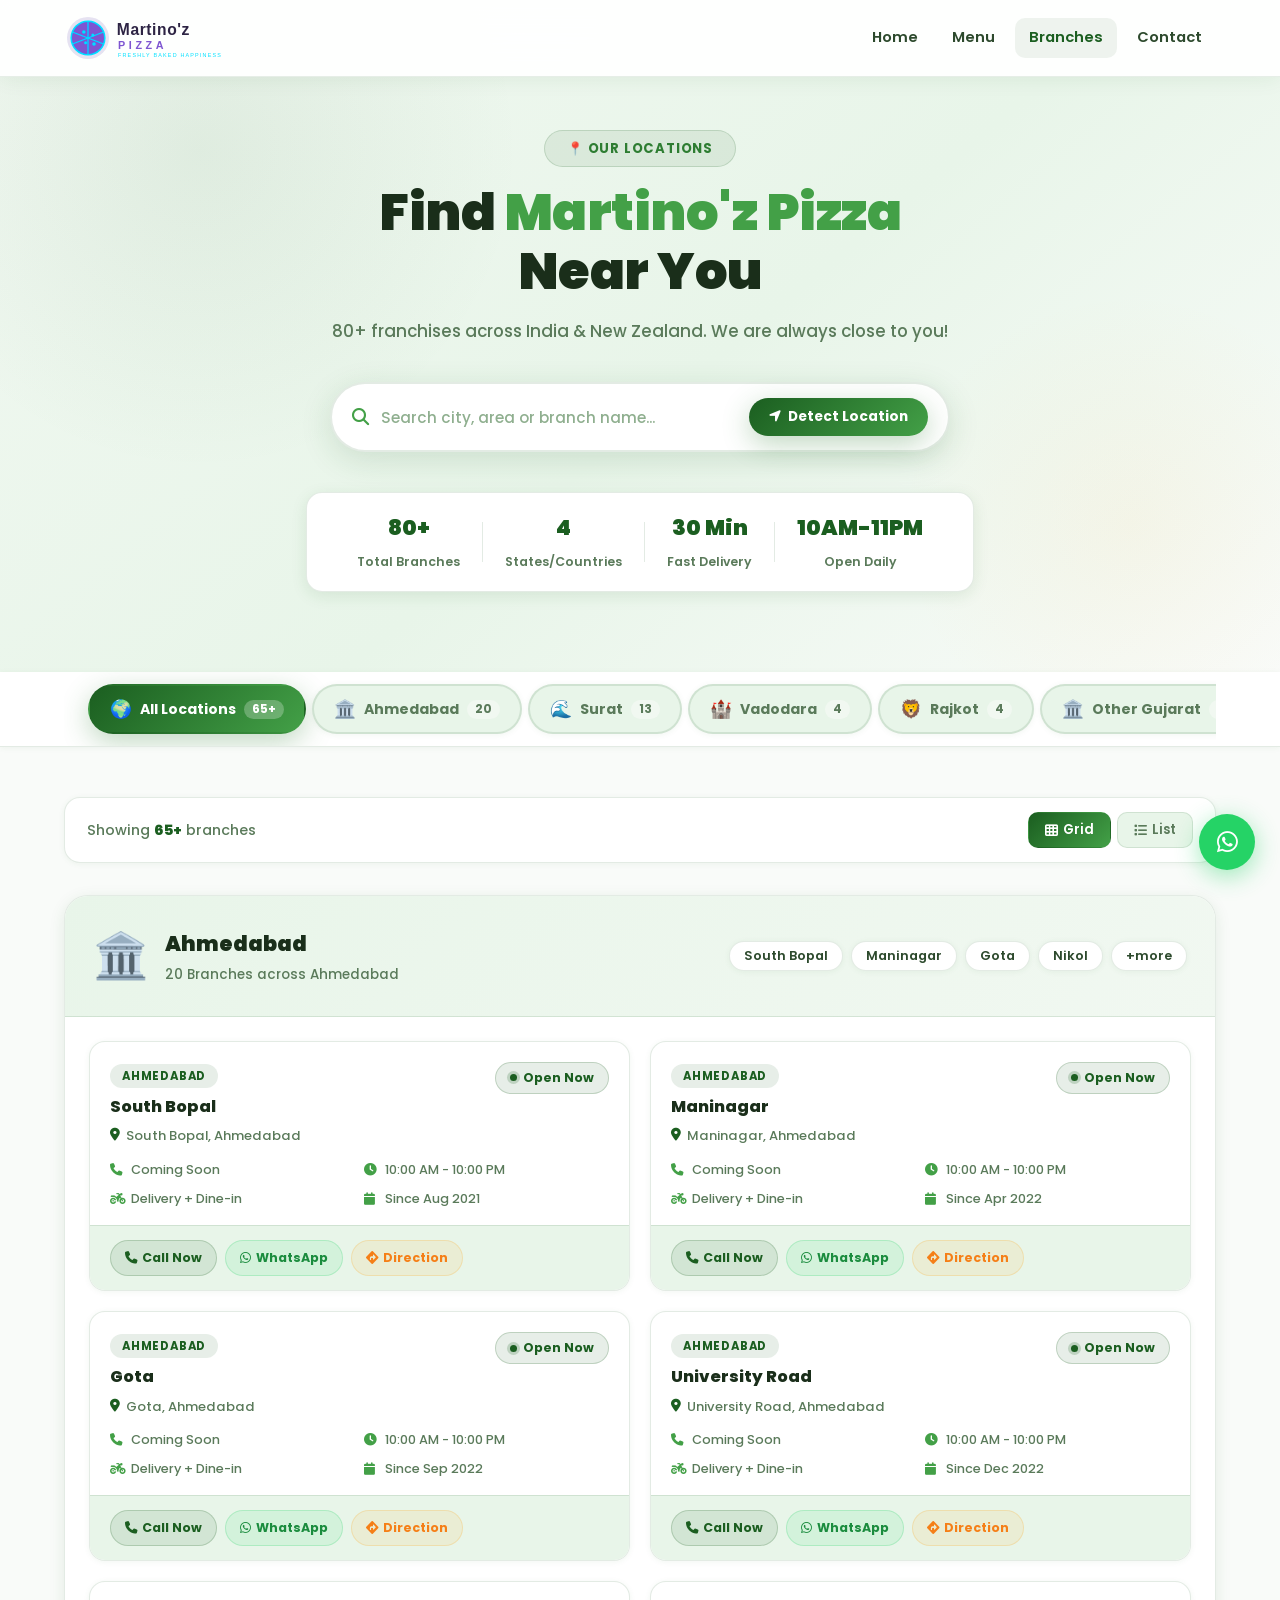
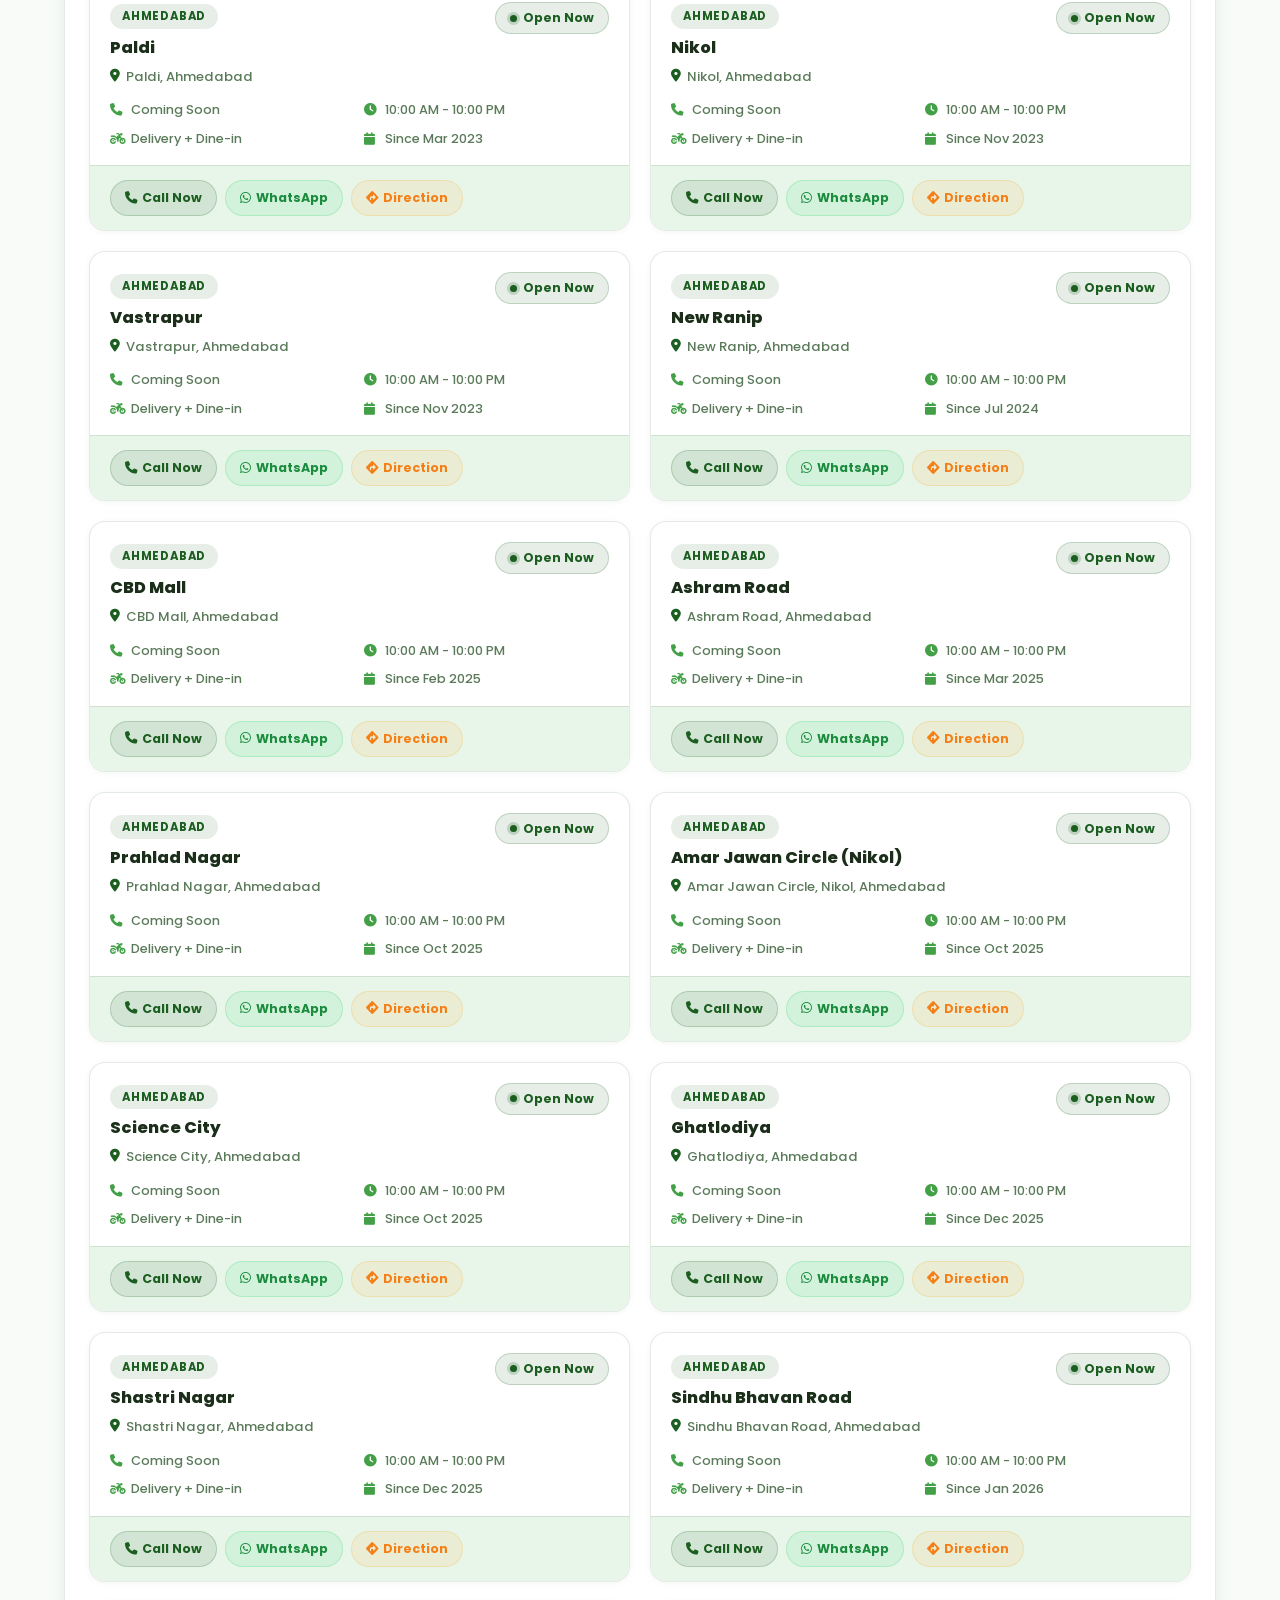
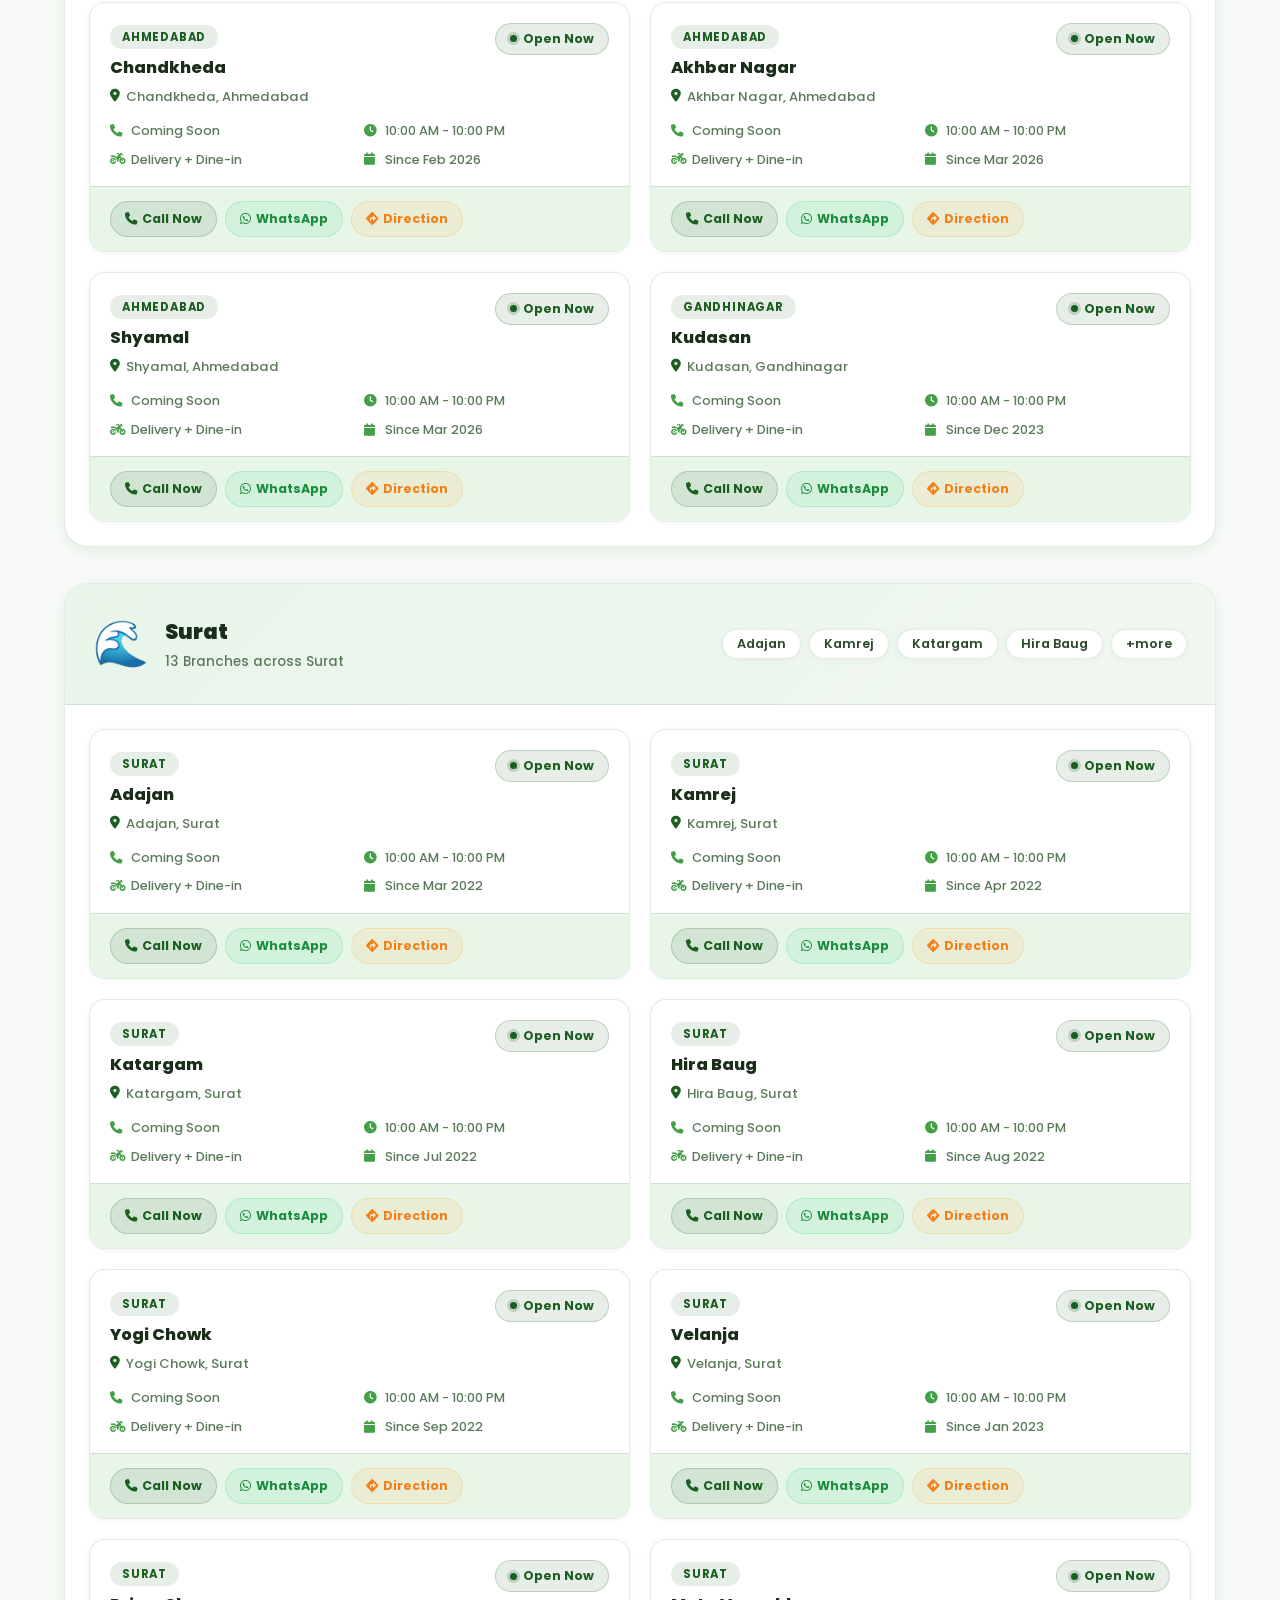
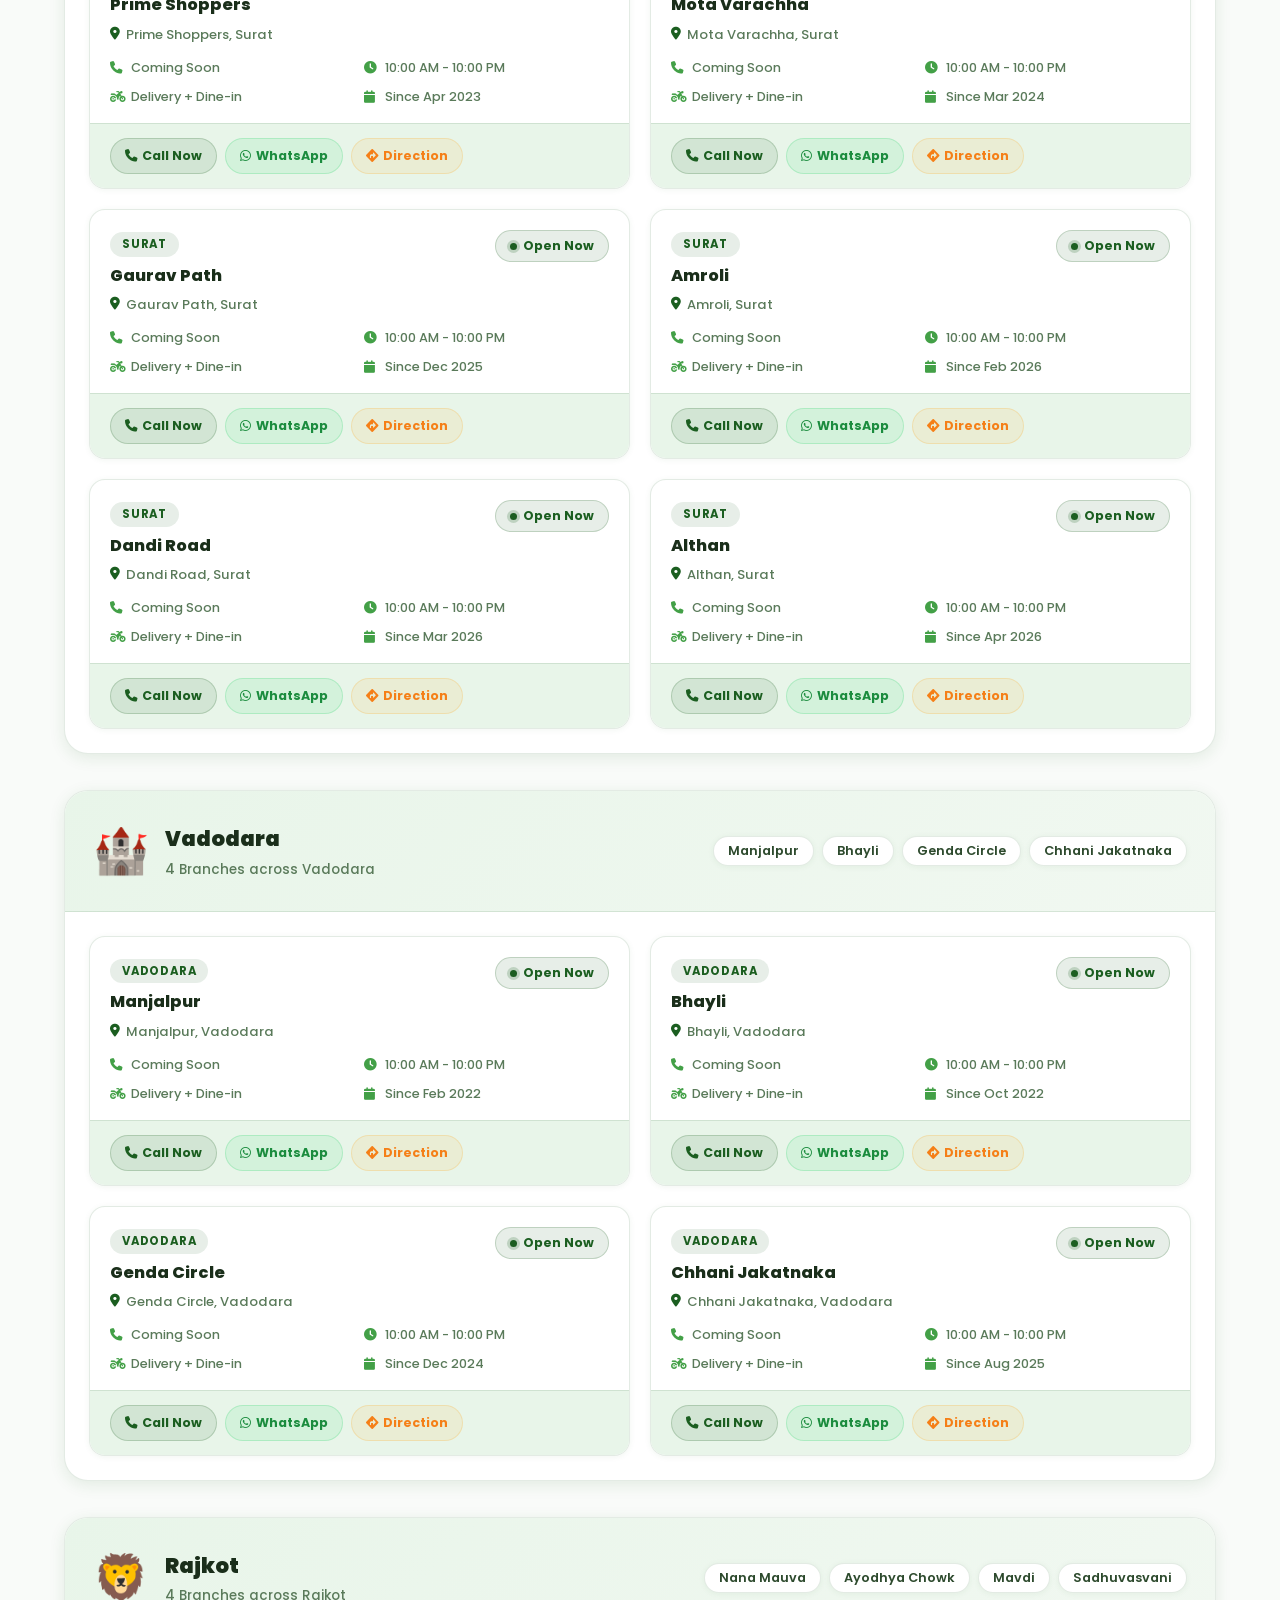
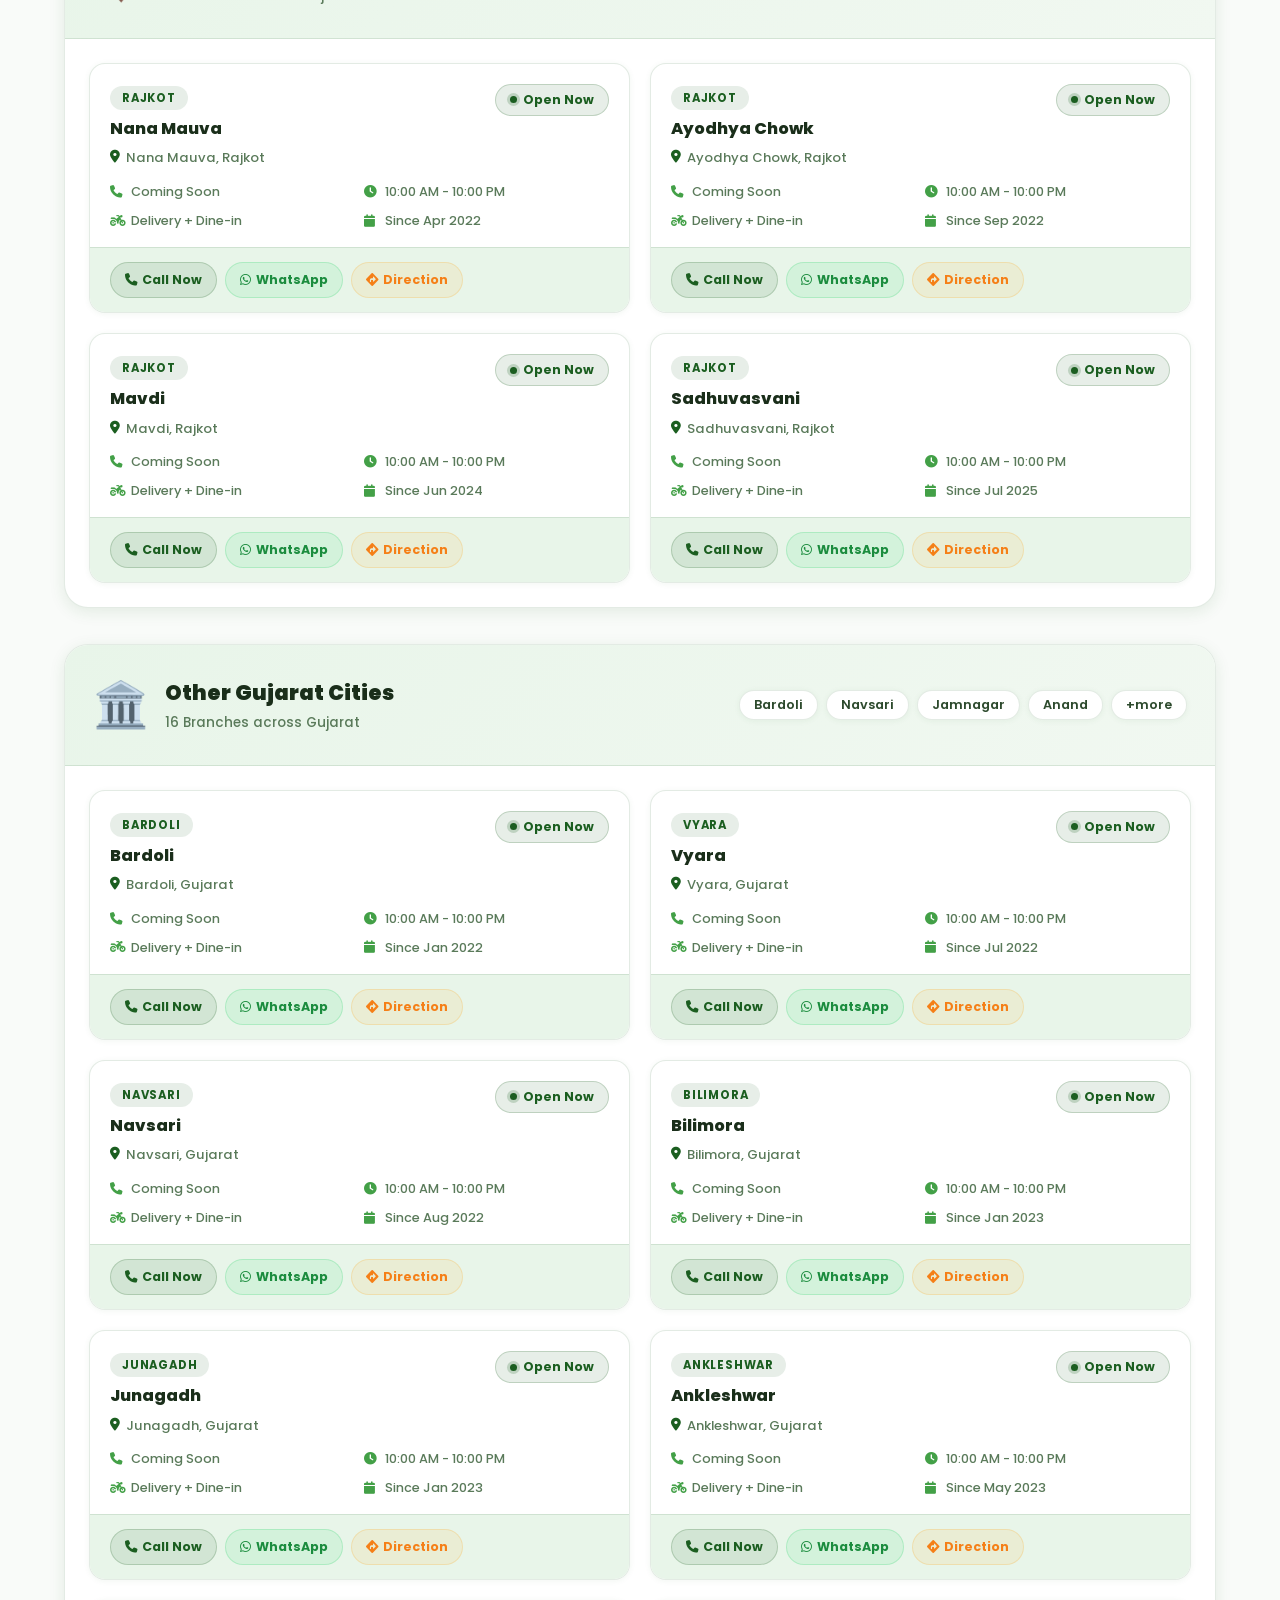
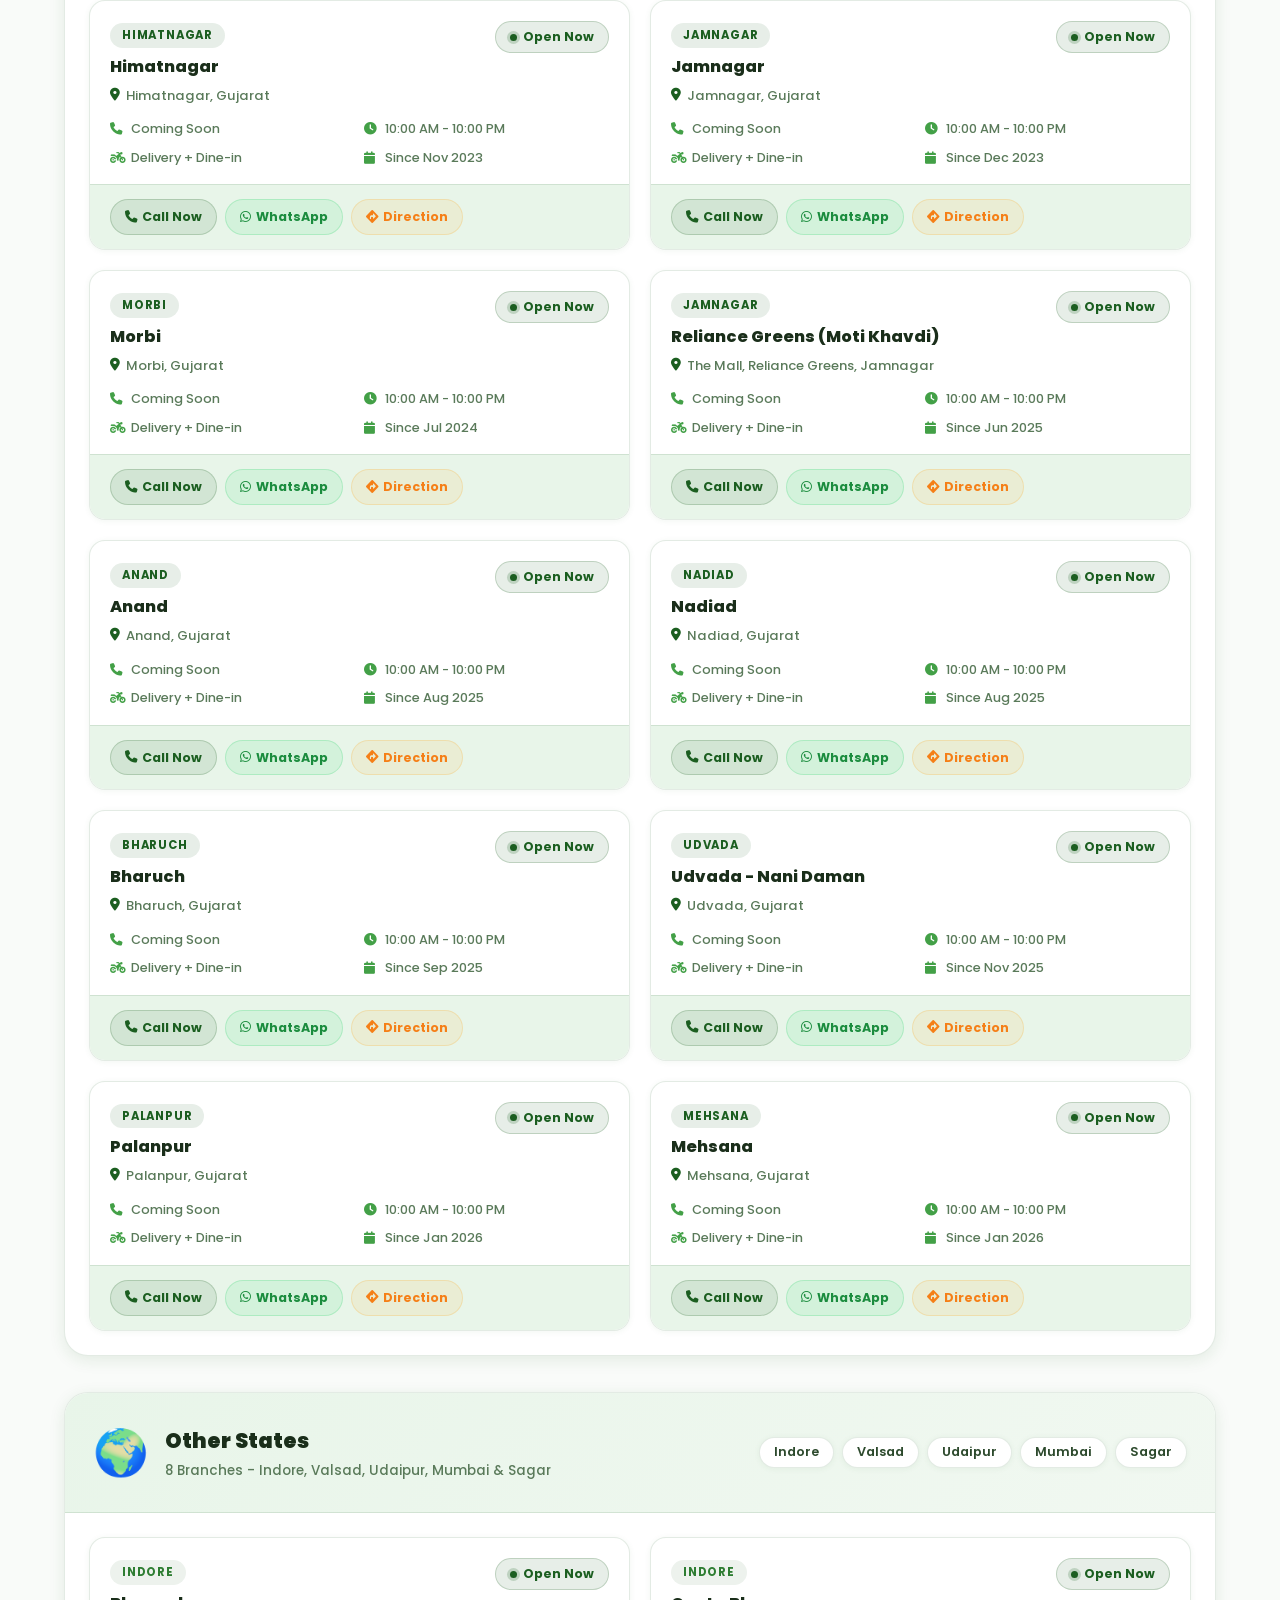
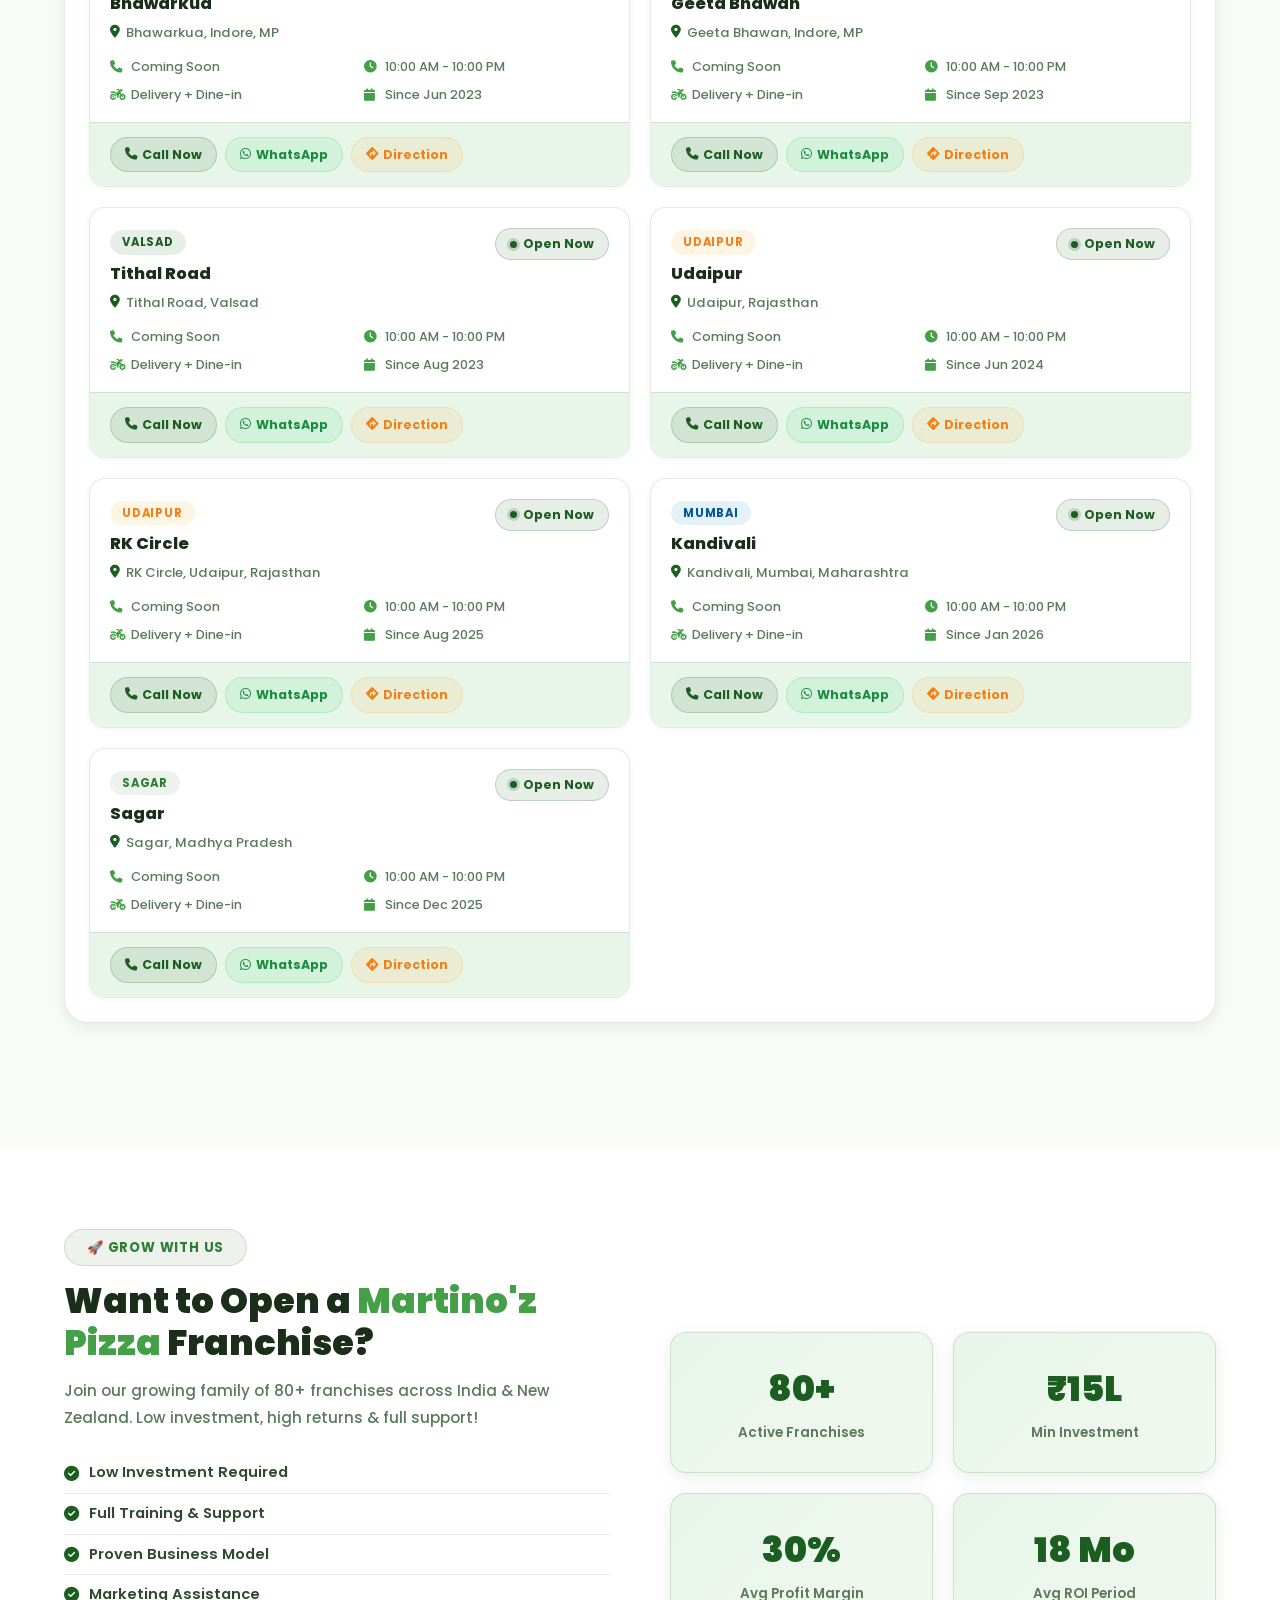
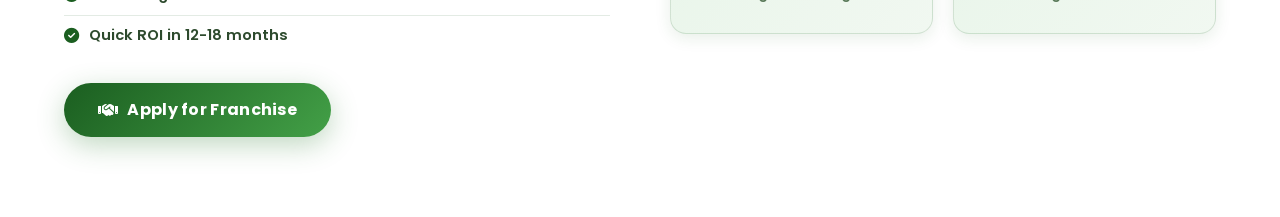
<file: branches.html>
<!DOCTYPE html>
<html lang="en">
<head>
    <meta charset="UTF-8">
    <meta name="viewport" content="width=device-width, initial-scale=1.0">
    <meta name="description" content="Find Martino'z Pizza near you - 80+ branches across Gujarat, MP, Rajasthan & New Zealand">
    <title>Our Branches - Martino'z Pizza</title>

    <!-- CSS -->
    <link rel="stylesheet" href="css/style.css">
    <link rel="stylesheet" href="css/branches.css">
    <link rel="stylesheet" href="https://cdnjs.cloudflare.com/ajax/libs/font-awesome/6.5.0/css/all.min.css">
    <link href="https://fonts.googleapis.com/css2?family=Poppins:wght@300;400;500;600;700;800;900&display=swap" rel="stylesheet">

    <!-- FAVICON -->
    <link rel="icon" href="data:image/svg+xml,<svg xmlns='http://www.w3.org/2000/svg' viewBox='0 0 100 100'><text y='.9em' font-size='90'>🍕</text></svg>">

    <!-- OG META -->
    <meta property="og:title" content="Martino'z Pizza - Our Branches">
    <meta property="og:description" content="Find 80+ Martino'z Pizza branches near you!">
    <meta property="og:image" content="images/logo.png">
    <meta property="og:type" content="website">
</head>
<body>

<!-- ========== PAGE LOADER ========== -->
<div id="pageLoader">
    <div class="loader-content">
        <div class="loader-logo">
            <svg viewBox="0 0 80 80" width="72" height="72">
                <circle cx="40" cy="40" r="35" fill="#1B5E20" opacity="0.15"/>
                <circle cx="40" cy="40" r="28" fill="#2E7D32"/>
                <line x1="40" y1="12" x2="40" y2="68" stroke="#F9A825" stroke-width="2"/>
                <line x1="14" y1="30" x2="66" y2="50" stroke="#F9A825" stroke-width="2"/>
                <line x1="14" y1="50" x2="66" y2="30" stroke="#F9A825" stroke-width="2"/>
                <circle cx="33" cy="30" r="3" fill="#F9A825"/>
                <circle cx="48" cy="35" r="2.5" fill="#F9A825"/>
                <circle cx="36" cy="48" r="2.5" fill="#F9A825"/>
                <circle cx="50" cy="50" r="3" fill="#F9A825"/>
            </svg>
        </div>
        <div class="loader-text">Finding Branches...</div>
        <div class="loader-bar">
            <div class="loader-bar-fill"></div>
        </div>
        <div class="loader-sub">📍 80+ Locations Across India & NZ</div>
    </div>
</div>

<!-- ========== NAVBAR ========== -->
<nav class="navbar" id="navbar">
    <div class="container">

        <!-- LOGO -->
        <a href="index.html" class="nav-brand">
            <svg xmlns="http://www.w3.org/2000/svg"
                 viewBox="0 0 300 80"
                 class="nav-logo-svg">
                <circle cx="40" cy="40" r="35"
                        fill="#1B5E20" opacity="0.15"/>
                <circle cx="40" cy="40" r="28" fill="#2E7D32"/>
                <line x1="40" y1="12" x2="40" y2="68"
                      stroke="#F9A825" stroke-width="2"/>
                <line x1="14" y1="30" x2="66" y2="50"
                      stroke="#F9A825" stroke-width="2"/>
                <line x1="14" y1="50" x2="66" y2="30"
                      stroke="#F9A825" stroke-width="2"/>
                <circle cx="33" cy="30" r="3" fill="#F9A825"/>
                <circle cx="48" cy="35" r="2.5" fill="#F9A825"/>
                <circle cx="36" cy="48" r="2.5" fill="#F9A825"/>
                <circle cx="50" cy="50" r="3" fill="#F9A825"/>
                <circle cx="40" cy="40" r="28" fill="none"
                        stroke="#F9A825" stroke-width="2.5"/>
                <text x="88" y="35"
                      font-family="Arial Black, sans-serif"
                      font-size="26" font-weight="900"
                      fill="#1A2E1A" letter-spacing="1">Martino'z</text>
                <text x="90" y="58"
                      font-family="Arial Black, sans-serif"
                      font-size="18" font-weight="900"
                      fill="#2E7D32" letter-spacing="6">PIZZA</text>
                <text x="90" y="72"
                      font-family="Arial, sans-serif"
                      font-size="9" fill="#F9A825"
                      letter-spacing="2">FRESHLY BAKED HAPPINESS</text>
            </svg>
        </a>

        <!-- NAV LINKS -->
        <ul class="nav-links" id="navLinks">
            <li><a href="index.html">Home</a></li>
            <li><a href="menu.html">Menu</a></li>
            <li><a href="branches.html" class="active">Branches</a></li>
            <li><a href="contact.html">Contact</a></li>
        </ul>

        <!-- HAMBURGER -->
        <div class="hamburger" id="hamburger">
            <span></span>
            <span></span>
            <span></span>
        </div>
    </div>
</nav>

<!-- ========== BRANCHES HERO ========== -->
<section class="branches-hero">
    <div class="container">
        <div class="branches-hero-content">

            <span class="section-tag">📍 Our Locations</span>

            <h1>Find <span class="highlight">Martino'z Pizza</span>
                <br>Near You</h1>

            <p>80+ franchises across India & New Zealand.
               We are always close to you!</p>

            <!-- SEARCH -->
            <div class="location-search-wrap">
                <div class="location-search">
                    <i class="fas fa-search search-icon"></i>
                    <input
                        type="text"
                        id="branchSearch"
                        placeholder="Search city, area or branch name..."
                        onkeyup="searchBranches()"
                    >
                    <button class="detect-btn" onclick="detectLocation()">
                        <i class="fas fa-location-arrow"></i>
                        Detect Location
                    </button>
                </div>
            </div>

            <!-- HERO STATS -->
            <div class="hero-branch-stats">
                <div class="hbs-item">
                    <strong>80+</strong>
                    <span>Total Branches</span>
                </div>
                <div class="hbs-divider"></div>
                <div class="hbs-item">
                    <strong>4</strong>
                    <span>States/Countries</span>
                </div>
                <div class="hbs-divider"></div>
                <div class="hbs-item">
                    <strong>30 Min</strong>
                    <span>Fast Delivery</span>
                </div>
                <div class="hbs-divider"></div>
                <div class="hbs-item">
                    <strong>10AM-11PM</strong>
                    <span>Open Daily</span>
                </div>
            </div>
        </div>
    </div>
</section>

<!-- ========== REGION TABS ========== -->
<div class="region-tabs-wrap">
    <div class="container">
        <div class="region-tabs">
            <button class="region-tab active"
                    data-region="all"
                    onclick="filterRegion('all', this)">
                <span class="rtab-icon">🌍</span>
                <span class="rtab-text">All Locations</span>
                <span class="rtab-count">65+</span>
            </button>
            <button class="region-tab"
                    data-region="ahmedabad"
                    onclick="filterRegion('ahmedabad', this)">
                <span class="rtab-icon">🏛️</span>
                <span class="rtab-text">Ahmedabad</span>
                <span class="rtab-count">20</span>
            </button>
            <button class="region-tab"
                    data-region="surat"
                    onclick="filterRegion('surat', this)">
                <span class="rtab-icon">🌊</span>
                <span class="rtab-text">Surat</span>
                <span class="rtab-count">13</span>
            </button>
            <button class="region-tab"
                    data-region="vadodara"
                    onclick="filterRegion('vadodara', this)">
                <span class="rtab-icon">🏰</span>
                <span class="rtab-text">Vadodara</span>
                <span class="rtab-count">4</span>
            </button>
            <button class="region-tab"
                    data-region="rajkot"
                    onclick="filterRegion('rajkot', this)">
                <span class="rtab-icon">🦁</span>
                <span class="rtab-text">Rajkot</span>
                <span class="rtab-count">4</span>
            </button>
            <button class="region-tab"
                    data-region="other-gujarat"
                    onclick="filterRegion('other-gujarat', this)">
                <span class="rtab-icon">🏛️</span>
                <span class="rtab-text">Other Gujarat</span>
                <span class="rtab-count">16</span>
            </button>
            <button class="region-tab"
                    data-region="other"
                    onclick="filterRegion('other', this)">
                <span class="rtab-icon">🌍</span>
                <span class="rtab-text">Other States</span>
                <span class="rtab-count">8</span>
            </button>
        </div>
    </div>
</div>

<!-- ========== MAIN BRANCHES SECTION ========== -->
<section class="branches-main">
    <div class="container">

        <!-- RESULT BAR -->
        <div class="result-bar">
            <p id="resultCount">
                Showing <strong>65+</strong> branches
            </p>
            <div class="view-toggle">
                <button class="vt-btn active"
                        id="gridViewBtn"
                        onclick="switchView('grid')">
                    <i class="fas fa-th"></i> Grid
                </button>
                <button class="vt-btn"
                        id="listViewBtn"
                        onclick="switchView('list')">
                    <i class="fas fa-list"></i> List
                </button>
            </div>
        </div>

        <!-- ===== AHMEDABAD ===== -->
        <div class="state-section" id="section-ahmedabad" data-region="ahmedabad">
            <div class="state-header">
                <div class="state-title">
                    <span class="state-flag">🏛️</span>
                    <div>
                        <h2>Ahmedabad</h2>
                        <p>20 Branches across Ahmedabad</p>
                    </div>
                </div>
                <div class="state-cities">
                    <span>South Bopal</span>
                    <span>Maninagar</span>
                    <span>Gota</span>
                    <span>Nikol</span>
                    <span>+more</span>
                </div>
            </div>
            <div class="branches-grid">

                <!-- 1. South Bopal -->
                <div class="branch-card-full"
                     data-region="ahmedabad"
                     data-city="ahmedabad"
                     data-name="Martinoz Pizza South Bopal Ahmedabad">
                    <div class="bcf-top">
                        <div class="bcf-info">
                            <div class="bcf-city-tag">Ahmedabad</div>
                            <h3>South Bopal</h3>
                            <p class="bcf-address">
                                <i class="fas fa-map-marker-alt"></i>
                                South Bopal, Ahmedabad
                            </p>
                        </div>
                        <div class="bcf-status open">
                            <span class="status-dot"></span>
                            Open Now
                        </div>
                    </div>
                    <div class="bcf-details">
                        <div class="bcf-detail-item">
                            <i class="fas fa-phone"></i>
                            <span>Coming Soon</span>
                        </div>
                        <div class="bcf-detail-item">
                            <i class="fas fa-clock"></i>
                            <span>10:00 AM - 10:00 PM</span>
                        </div>
                        <div class="bcf-detail-item">
                            <i class="fas fa-motorcycle"></i>
                            <span>Delivery + Dine-in</span>
                        </div>
                        <div class="bcf-detail-item">
                            <i class="fas fa-calendar"></i>
                            <span>Since Aug 2021</span>
                        </div>
                    </div>
                    <div class="bcf-actions">
                        <a href="tel:#" class="bcf-btn call">
                            <i class="fas fa-phone"></i> Call Now
                        </a>
                        <a href="https://wa.me/#"
                           target="_blank" class="bcf-btn whatsapp">
                            <i class="fab fa-whatsapp"></i> WhatsApp
                        </a>
                        <a href="https://maps.google.com/?q=South+Bopal+Ahmedabad"
                           target="_blank" class="bcf-btn direction">
                            <i class="fas fa-directions"></i> Direction
                        </a>
                    </div>
                </div>

                <!-- 2. Maninagar -->
                <div class="branch-card-full"
                     data-region="ahmedabad"
                     data-city="ahmedabad"
                     data-name="Martinoz Pizza Maninagar Ahmedabad">
                    <div class="bcf-top">
                        <div class="bcf-info">
                            <div class="bcf-city-tag">Ahmedabad</div>
                            <h3>Maninagar</h3>
                            <p class="bcf-address">
                                <i class="fas fa-map-marker-alt"></i>
                                Maninagar, Ahmedabad
                            </p>
                        </div>
                        <div class="bcf-status open">
                            <span class="status-dot"></span>
                            Open Now
                        </div>
                    </div>
                    <div class="bcf-details">
                        <div class="bcf-detail-item">
                            <i class="fas fa-phone"></i>
                            <span>Coming Soon</span>
                        </div>
                        <div class="bcf-detail-item">
                            <i class="fas fa-clock"></i>
                            <span>10:00 AM - 10:00 PM</span>
                        </div>
                        <div class="bcf-detail-item">
                            <i class="fas fa-motorcycle"></i>
                            <span>Delivery + Dine-in</span>
                        </div>
                        <div class="bcf-detail-item">
                            <i class="fas fa-calendar"></i>
                            <span>Since Apr 2022</span>
                        </div>
                    </div>
                    <div class="bcf-actions">
                        <a href="tel:#" class="bcf-btn call">
                            <i class="fas fa-phone"></i> Call Now
                        </a>
                        <a href="https://wa.me/#"
                           target="_blank" class="bcf-btn whatsapp">
                            <i class="fab fa-whatsapp"></i> WhatsApp
                        </a>
                        <a href="https://maps.google.com/?q=Maninagar+Ahmedabad"
                           target="_blank" class="bcf-btn direction">
                            <i class="fas fa-directions"></i> Direction
                        </a>
                    </div>
                </div>

                <!-- 3. Gota -->
                <div class="branch-card-full"
                     data-region="ahmedabad"
                     data-city="ahmedabad"
                     data-name="Martinoz Pizza Gota Ahmedabad">
                    <div class="bcf-top">
                        <div class="bcf-info">
                            <div class="bcf-city-tag">Ahmedabad</div>
                            <h3>Gota</h3>
                            <p class="bcf-address">
                                <i class="fas fa-map-marker-alt"></i>
                                Gota, Ahmedabad
                            </p>
                        </div>
                        <div class="bcf-status open">
                            <span class="status-dot"></span>
                            Open Now
                        </div>
                    </div>
                    <div class="bcf-details">
                        <div class="bcf-detail-item">
                            <i class="fas fa-phone"></i>
                            <span>Coming Soon</span>
                        </div>
                        <div class="bcf-detail-item">
                            <i class="fas fa-clock"></i>
                            <span>10:00 AM - 10:00 PM</span>
                        </div>
                        <div class="bcf-detail-item">
                            <i class="fas fa-motorcycle"></i>
                            <span>Delivery + Dine-in</span>
                        </div>
                        <div class="bcf-detail-item">
                            <i class="fas fa-calendar"></i>
                            <span>Since Sep 2022</span>
                        </div>
                    </div>
                    <div class="bcf-actions">
                        <a href="tel:#" class="bcf-btn call">
                            <i class="fas fa-phone"></i> Call Now
                        </a>
                        <a href="https://wa.me/#"
                           target="_blank" class="bcf-btn whatsapp">
                            <i class="fab fa-whatsapp"></i> WhatsApp
                        </a>
                        <a href="https://maps.google.com/?q=Gota+Ahmedabad"
                           target="_blank" class="bcf-btn direction">
                            <i class="fas fa-directions"></i> Direction
                        </a>
                    </div>
                </div>

                <!-- 4. University Road -->
                <div class="branch-card-full"
                     data-region="ahmedabad"
                     data-city="ahmedabad"
                     data-name="Martinoz Pizza University Road Ahmedabad">
                    <div class="bcf-top">
                        <div class="bcf-info">
                            <div class="bcf-city-tag">Ahmedabad</div>
                            <h3>University Road</h3>
                            <p class="bcf-address">
                                <i class="fas fa-map-marker-alt"></i>
                                University Road, Ahmedabad
                            </p>
                        </div>
                        <div class="bcf-status open">
                            <span class="status-dot"></span>
                            Open Now
                        </div>
                    </div>
                    <div class="bcf-details">
                        <div class="bcf-detail-item">
                            <i class="fas fa-phone"></i>
                            <span>Coming Soon</span>
                        </div>
                        <div class="bcf-detail-item">
                            <i class="fas fa-clock"></i>
                            <span>10:00 AM - 10:00 PM</span>
                        </div>
                        <div class="bcf-detail-item">
                            <i class="fas fa-motorcycle"></i>
                            <span>Delivery + Dine-in</span>
                        </div>
                        <div class="bcf-detail-item">
                            <i class="fas fa-calendar"></i>
                            <span>Since Dec 2022</span>
                        </div>
                    </div>
                    <div class="bcf-actions">
                        <a href="tel:#" class="bcf-btn call">
                            <i class="fas fa-phone"></i> Call Now
                        </a>
                        <a href="https://wa.me/#"
                           target="_blank" class="bcf-btn whatsapp">
                            <i class="fab fa-whatsapp"></i> WhatsApp
                        </a>
                        <a href="https://maps.google.com/?q=University+Road+Ahmedabad"
                           target="_blank" class="bcf-btn direction">
                            <i class="fas fa-directions"></i> Direction
                        </a>
                    </div>
                </div>

                <!-- 5. Paldi -->
                <div class="branch-card-full"
                     data-region="ahmedabad"
                     data-city="ahmedabad"
                     data-name="Martinoz Pizza Paldi Ahmedabad">
                    <div class="bcf-top">
                        <div class="bcf-info">
                            <div class="bcf-city-tag">Ahmedabad</div>
                            <h3>Paldi</h3>
                            <p class="bcf-address">
                                <i class="fas fa-map-marker-alt"></i>
                                Paldi, Ahmedabad
                            </p>
                        </div>
                        <div class="bcf-status open">
                            <span class="status-dot"></span>
                            Open Now
                        </div>
                    </div>
                    <div class="bcf-details">
                        <div class="bcf-detail-item">
                            <i class="fas fa-phone"></i>
                            <span>Coming Soon</span>
                        </div>
                        <div class="bcf-detail-item">
                            <i class="fas fa-clock"></i>
                            <span>10:00 AM - 10:00 PM</span>
                        </div>
                        <div class="bcf-detail-item">
                            <i class="fas fa-motorcycle"></i>
                            <span>Delivery + Dine-in</span>
                        </div>
                        <div class="bcf-detail-item">
                            <i class="fas fa-calendar"></i>
                            <span>Since Mar 2023</span>
                        </div>
                    </div>
                    <div class="bcf-actions">
                        <a href="tel:#" class="bcf-btn call">
                            <i class="fas fa-phone"></i> Call Now
                        </a>
                        <a href="https://wa.me/#"
                           target="_blank" class="bcf-btn whatsapp">
                            <i class="fab fa-whatsapp"></i> WhatsApp
                        </a>
                        <a href="https://maps.google.com/?q=Paldi+Ahmedabad"
                           target="_blank" class="bcf-btn direction">
                            <i class="fas fa-directions"></i> Direction
                        </a>
                    </div>
                </div>

                <!-- 6. Nikol -->
                <div class="branch-card-full"
                     data-region="ahmedabad"
                     data-city="ahmedabad"
                     data-name="Martinoz Pizza Nikol Ahmedabad">
                    <div class="bcf-top">
                        <div class="bcf-info">
                            <div class="bcf-city-tag">Ahmedabad</div>
                            <h3>Nikol</h3>
                            <p class="bcf-address">
                                <i class="fas fa-map-marker-alt"></i>
                                Nikol, Ahmedabad
                            </p>
                        </div>
                        <div class="bcf-status open">
                            <span class="status-dot"></span>
                            Open Now
                        </div>
                    </div>
                    <div class="bcf-details">
                        <div class="bcf-detail-item">
                            <i class="fas fa-phone"></i>
                            <span>Coming Soon</span>
                        </div>
                        <div class="bcf-detail-item">
                            <i class="fas fa-clock"></i>
                            <span>10:00 AM - 10:00 PM</span>
                        </div>
                        <div class="bcf-detail-item">
                            <i class="fas fa-motorcycle"></i>
                            <span>Delivery + Dine-in</span>
                        </div>
                        <div class="bcf-detail-item">
                            <i class="fas fa-calendar"></i>
                            <span>Since Nov 2023</span>
                        </div>
                    </div>
                    <div class="bcf-actions">
                        <a href="tel:#" class="bcf-btn call">
                            <i class="fas fa-phone"></i> Call Now
                        </a>
                        <a href="https://wa.me/#"
                           target="_blank" class="bcf-btn whatsapp">
                            <i class="fab fa-whatsapp"></i> WhatsApp
                        </a>
                        <a href="https://maps.google.com/?q=Nikol+Ahmedabad"
                           target="_blank" class="bcf-btn direction">
                            <i class="fas fa-directions"></i> Direction
                        </a>
                    </div>
                </div>

                <!-- 7. Vastrapur -->
                <div class="branch-card-full"
                     data-region="ahmedabad"
                     data-city="ahmedabad"
                     data-name="Martinoz Pizza Vastrapur Ahmedabad">
                    <div class="bcf-top">
                        <div class="bcf-info">
                            <div class="bcf-city-tag">Ahmedabad</div>
                            <h3>Vastrapur</h3>
                            <p class="bcf-address">
                                <i class="fas fa-map-marker-alt"></i>
                                Vastrapur, Ahmedabad
                            </p>
                        </div>
                        <div class="bcf-status open">
                            <span class="status-dot"></span>
                            Open Now
                        </div>
                    </div>
                    <div class="bcf-details">
                        <div class="bcf-detail-item">
                            <i class="fas fa-phone"></i>
                            <span>Coming Soon</span>
                        </div>
                        <div class="bcf-detail-item">
                            <i class="fas fa-clock"></i>
                            <span>10:00 AM - 10:00 PM</span>
                        </div>
                        <div class="bcf-detail-item">
                            <i class="fas fa-motorcycle"></i>
                            <span>Delivery + Dine-in</span>
                        </div>
                        <div class="bcf-detail-item">
                            <i class="fas fa-calendar"></i>
                            <span>Since Nov 2023</span>
                        </div>
                    </div>
                    <div class="bcf-actions">
                        <a href="tel:#" class="bcf-btn call">
                            <i class="fas fa-phone"></i> Call Now
                        </a>
                        <a href="https://wa.me/#"
                           target="_blank" class="bcf-btn whatsapp">
                            <i class="fab fa-whatsapp"></i> WhatsApp
                        </a>
                        <a href="https://maps.google.com/?q=Vastrapur+Ahmedabad"
                           target="_blank" class="bcf-btn direction">
                            <i class="fas fa-directions"></i> Direction
                        </a>
                    </div>
                </div>

                <!-- 8. New Ranip -->
                <div class="branch-card-full"
                     data-region="ahmedabad"
                     data-city="ahmedabad"
                     data-name="Martinoz Pizza New Ranip Ahmedabad">
                    <div class="bcf-top">
                        <div class="bcf-info">
                            <div class="bcf-city-tag">Ahmedabad</div>
                            <h3>New Ranip</h3>
                            <p class="bcf-address">
                                <i class="fas fa-map-marker-alt"></i>
                                New Ranip, Ahmedabad
                            </p>
                        </div>
                        <div class="bcf-status open">
                            <span class="status-dot"></span>
                            Open Now
                        </div>
                    </div>
                    <div class="bcf-details">
                        <div class="bcf-detail-item">
                            <i class="fas fa-phone"></i>
                            <span>Coming Soon</span>
                        </div>
                        <div class="bcf-detail-item">
                            <i class="fas fa-clock"></i>
                            <span>10:00 AM - 10:00 PM</span>
                        </div>
                        <div class="bcf-detail-item">
                            <i class="fas fa-motorcycle"></i>
                            <span>Delivery + Dine-in</span>
                        </div>
                        <div class="bcf-detail-item">
                            <i class="fas fa-calendar"></i>
                            <span>Since Jul 2024</span>
                        </div>
                    </div>
                    <div class="bcf-actions">
                        <a href="tel:#" class="bcf-btn call">
                            <i class="fas fa-phone"></i> Call Now
                        </a>
                        <a href="https://wa.me/#"
                           target="_blank" class="bcf-btn whatsapp">
                            <i class="fab fa-whatsapp"></i> WhatsApp
                        </a>
                        <a href="https://maps.google.com/?q=New+Ranip+Ahmedabad"
                           target="_blank" class="bcf-btn direction">
                            <i class="fas fa-directions"></i> Direction
                        </a>
                    </div>
                </div>

                <!-- 9. CBD Mall -->
                <div class="branch-card-full"
                     data-region="ahmedabad"
                     data-city="ahmedabad"
                     data-name="Martinoz Pizza CBD Mall Ahmedabad">
                    <div class="bcf-top">
                        <div class="bcf-info">
                            <div class="bcf-city-tag">Ahmedabad</div>
                            <h3>CBD Mall</h3>
                            <p class="bcf-address">
                                <i class="fas fa-map-marker-alt"></i>
                                CBD Mall, Ahmedabad
                            </p>
                        </div>
                        <div class="bcf-status open">
                            <span class="status-dot"></span>
                            Open Now
                        </div>
                    </div>
                    <div class="bcf-details">
                        <div class="bcf-detail-item">
                            <i class="fas fa-phone"></i>
                            <span>Coming Soon</span>
                        </div>
                        <div class="bcf-detail-item">
                            <i class="fas fa-clock"></i>
                            <span>10:00 AM - 10:00 PM</span>
                        </div>
                        <div class="bcf-detail-item">
                            <i class="fas fa-motorcycle"></i>
                            <span>Delivery + Dine-in</span>
                        </div>
                        <div class="bcf-detail-item">
                            <i class="fas fa-calendar"></i>
                            <span>Since Feb 2025</span>
                        </div>
                    </div>
                    <div class="bcf-actions">
                        <a href="tel:#" class="bcf-btn call">
                            <i class="fas fa-phone"></i> Call Now
                        </a>
                        <a href="https://wa.me/#"
                           target="_blank" class="bcf-btn whatsapp">
                            <i class="fab fa-whatsapp"></i> WhatsApp
                        </a>
                        <a href="https://maps.google.com/?q=CBD+Mall+Ahmedabad"
                           target="_blank" class="bcf-btn direction">
                            <i class="fas fa-directions"></i> Direction
                        </a>
                    </div>
                </div>

                <!-- 10. Ashram Road -->
                <div class="branch-card-full"
                     data-region="ahmedabad"
                     data-city="ahmedabad"
                     data-name="Martinoz Pizza Ashram Road Ahmedabad">
                    <div class="bcf-top">
                        <div class="bcf-info">
                            <div class="bcf-city-tag">Ahmedabad</div>
                            <h3>Ashram Road</h3>
                            <p class="bcf-address">
                                <i class="fas fa-map-marker-alt"></i>
                                Ashram Road, Ahmedabad
                            </p>
                        </div>
                        <div class="bcf-status open">
                            <span class="status-dot"></span>
                            Open Now
                        </div>
                    </div>
                    <div class="bcf-details">
                        <div class="bcf-detail-item">
                            <i class="fas fa-phone"></i>
                            <span>Coming Soon</span>
                        </div>
                        <div class="bcf-detail-item">
                            <i class="fas fa-clock"></i>
                            <span>10:00 AM - 10:00 PM</span>
                        </div>
                        <div class="bcf-detail-item">
                            <i class="fas fa-motorcycle"></i>
                            <span>Delivery + Dine-in</span>
                        </div>
                        <div class="bcf-detail-item">
                            <i class="fas fa-calendar"></i>
                            <span>Since Mar 2025</span>
                        </div>
                    </div>
                    <div class="bcf-actions">
                        <a href="tel:#" class="bcf-btn call">
                            <i class="fas fa-phone"></i> Call Now
                        </a>
                        <a href="https://wa.me/#"
                           target="_blank" class="bcf-btn whatsapp">
                            <i class="fab fa-whatsapp"></i> WhatsApp
                        </a>
                        <a href="https://maps.google.com/?q=Ashram+Road+Ahmedabad"
                           target="_blank" class="bcf-btn direction">
                            <i class="fas fa-directions"></i> Direction
                        </a>
                    </div>
                </div>

                <!-- 11. Prahlad Nagar -->
                <div class="branch-card-full"
                     data-region="ahmedabad"
                     data-city="ahmedabad"
                     data-name="Martinoz Pizza Prahlad Nagar Ahmedabad">
                    <div class="bcf-top">
                        <div class="bcf-info">
                            <div class="bcf-city-tag">Ahmedabad</div>
                            <h3>Prahlad Nagar</h3>
                            <p class="bcf-address">
                                <i class="fas fa-map-marker-alt"></i>
                                Prahlad Nagar, Ahmedabad
                            </p>
                        </div>
                        <div class="bcf-status open">
                            <span class="status-dot"></span>
                            Open Now
                        </div>
                    </div>
                    <div class="bcf-details">
                        <div class="bcf-detail-item">
                            <i class="fas fa-phone"></i>
                            <span>Coming Soon</span>
                        </div>
                        <div class="bcf-detail-item">
                            <i class="fas fa-clock"></i>
                            <span>10:00 AM - 10:00 PM</span>
                        </div>
                        <div class="bcf-detail-item">
                            <i class="fas fa-motorcycle"></i>
                            <span>Delivery + Dine-in</span>
                        </div>
                        <div class="bcf-detail-item">
                            <i class="fas fa-calendar"></i>
                            <span>Since Oct 2025</span>
                        </div>
                    </div>
                    <div class="bcf-actions">
                        <a href="tel:#" class="bcf-btn call">
                            <i class="fas fa-phone"></i> Call Now
                        </a>
                        <a href="https://wa.me/#"
                           target="_blank" class="bcf-btn whatsapp">
                            <i class="fab fa-whatsapp"></i> WhatsApp
                        </a>
                        <a href="https://maps.google.com/?q=Prahlad+Nagar+Ahmedabad"
                           target="_blank" class="bcf-btn direction">
                            <i class="fas fa-directions"></i> Direction
                        </a>
                    </div>
                </div>

                <!-- 12. Amar Jawan Circle (Nikol) -->
                <div class="branch-card-full"
                     data-region="ahmedabad"
                     data-city="ahmedabad"
                     data-name="Martinoz Pizza Amar Jawan Circle Nikol Ahmedabad">
                    <div class="bcf-top">
                        <div class="bcf-info">
                            <div class="bcf-city-tag">Ahmedabad</div>
                            <h3>Amar Jawan Circle (Nikol)</h3>
                            <p class="bcf-address">
                                <i class="fas fa-map-marker-alt"></i>
                                Amar Jawan Circle, Nikol, Ahmedabad
                            </p>
                        </div>
                        <div class="bcf-status open">
                            <span class="status-dot"></span>
                            Open Now
                        </div>
                    </div>
                    <div class="bcf-details">
                        <div class="bcf-detail-item">
                            <i class="fas fa-phone"></i>
                            <span>Coming Soon</span>
                        </div>
                        <div class="bcf-detail-item">
                            <i class="fas fa-clock"></i>
                            <span>10:00 AM - 10:00 PM</span>
                        </div>
                        <div class="bcf-detail-item">
                            <i class="fas fa-motorcycle"></i>
                            <span>Delivery + Dine-in</span>
                        </div>
                        <div class="bcf-detail-item">
                            <i class="fas fa-calendar"></i>
                            <span>Since Oct 2025</span>
                        </div>
                    </div>
                    <div class="bcf-actions">
                        <a href="tel:#" class="bcf-btn call">
                            <i class="fas fa-phone"></i> Call Now
                        </a>
                        <a href="https://wa.me/#"
                           target="_blank" class="bcf-btn whatsapp">
                            <i class="fab fa-whatsapp"></i> WhatsApp
                        </a>
                        <a href="https://maps.google.com/?q=Amar+Jawan+Circle+Nikol+Ahmedabad"
                           target="_blank" class="bcf-btn direction">
                            <i class="fas fa-directions"></i> Direction
                        </a>
                    </div>
                </div>

                <!-- 13. Science City -->
                <div class="branch-card-full"
                     data-region="ahmedabad"
                     data-city="ahmedabad"
                     data-name="Martinoz Pizza Science City Ahmedabad">
                    <div class="bcf-top">
                        <div class="bcf-info">
                            <div class="bcf-city-tag">Ahmedabad</div>
                            <h3>Science City</h3>
                            <p class="bcf-address">
                                <i class="fas fa-map-marker-alt"></i>
                                Science City, Ahmedabad
                            </p>
                        </div>
                        <div class="bcf-status open">
                            <span class="status-dot"></span>
                            Open Now
                        </div>
                    </div>
                    <div class="bcf-details">
                        <div class="bcf-detail-item">
                            <i class="fas fa-phone"></i>
                            <span>Coming Soon</span>
                        </div>
                        <div class="bcf-detail-item">
                            <i class="fas fa-clock"></i>
                            <span>10:00 AM - 10:00 PM</span>
                        </div>
                        <div class="bcf-detail-item">
                            <i class="fas fa-motorcycle"></i>
                            <span>Delivery + Dine-in</span>
                        </div>
                        <div class="bcf-detail-item">
                            <i class="fas fa-calendar"></i>
                            <span>Since Oct 2025</span>
                        </div>
                    </div>
                    <div class="bcf-actions">
                        <a href="tel:#" class="bcf-btn call">
                            <i class="fas fa-phone"></i> Call Now
                        </a>
                        <a href="https://wa.me/#"
                           target="_blank" class="bcf-btn whatsapp">
                            <i class="fab fa-whatsapp"></i> WhatsApp
                        </a>
                        <a href="https://maps.google.com/?q=Science+City+Ahmedabad"
                           target="_blank" class="bcf-btn direction">
                            <i class="fas fa-directions"></i> Direction
                        </a>
                    </div>
                </div>

                <!-- 14. Ghatlodiya -->
                <div class="branch-card-full"
                     data-region="ahmedabad"
                     data-city="ahmedabad"
                     data-name="Martinoz Pizza Ghatlodiya Ahmedabad">
                    <div class="bcf-top">
                        <div class="bcf-info">
                            <div class="bcf-city-tag">Ahmedabad</div>
                            <h3>Ghatlodiya</h3>
                            <p class="bcf-address">
                                <i class="fas fa-map-marker-alt"></i>
                                Ghatlodiya, Ahmedabad
                            </p>
                        </div>
                        <div class="bcf-status open">
                            <span class="status-dot"></span>
                            Open Now
                        </div>
                    </div>
                    <div class="bcf-details">
                        <div class="bcf-detail-item">
                            <i class="fas fa-phone"></i>
                            <span>Coming Soon</span>
                        </div>
                        <div class="bcf-detail-item">
                            <i class="fas fa-clock"></i>
                            <span>10:00 AM - 10:00 PM</span>
                        </div>
                        <div class="bcf-detail-item">
                            <i class="fas fa-motorcycle"></i>
                            <span>Delivery + Dine-in</span>
                        </div>
                        <div class="bcf-detail-item">
                            <i class="fas fa-calendar"></i>
                            <span>Since Dec 2025</span>
                        </div>
                    </div>
                    <div class="bcf-actions">
                        <a href="tel:#" class="bcf-btn call">
                            <i class="fas fa-phone"></i> Call Now
                        </a>
                        <a href="https://wa.me/#"
                           target="_blank" class="bcf-btn whatsapp">
                            <i class="fab fa-whatsapp"></i> WhatsApp
                        </a>
                        <a href="https://maps.google.com/?q=Ghatlodiya+Ahmedabad"
                           target="_blank" class="bcf-btn direction">
                            <i class="fas fa-directions"></i> Direction
                        </a>
                    </div>
                </div>

                <!-- 15. Shastri Nagar -->
                <div class="branch-card-full"
                     data-region="ahmedabad"
                     data-city="ahmedabad"
                     data-name="Martinoz Pizza Shastri Nagar Ahmedabad">
                    <div class="bcf-top">
                        <div class="bcf-info">
                            <div class="bcf-city-tag">Ahmedabad</div>
                            <h3>Shastri Nagar</h3>
                            <p class="bcf-address">
                                <i class="fas fa-map-marker-alt"></i>
                                Shastri Nagar, Ahmedabad
                            </p>
                        </div>
                        <div class="bcf-status open">
                            <span class="status-dot"></span>
                            Open Now
                        </div>
                    </div>
                    <div class="bcf-details">
                        <div class="bcf-detail-item">
                            <i class="fas fa-phone"></i>
                            <span>Coming Soon</span>
                        </div>
                        <div class="bcf-detail-item">
                            <i class="fas fa-clock"></i>
                            <span>10:00 AM - 10:00 PM</span>
                        </div>
                        <div class="bcf-detail-item">
                            <i class="fas fa-motorcycle"></i>
                            <span>Delivery + Dine-in</span>
                        </div>
                        <div class="bcf-detail-item">
                            <i class="fas fa-calendar"></i>
                            <span>Since Dec 2025</span>
                        </div>
                    </div>
                    <div class="bcf-actions">
                        <a href="tel:#" class="bcf-btn call">
                            <i class="fas fa-phone"></i> Call Now
                        </a>
                        <a href="https://wa.me/#"
                           target="_blank" class="bcf-btn whatsapp">
                            <i class="fab fa-whatsapp"></i> WhatsApp
                        </a>
                        <a href="https://maps.google.com/?q=Shastri+Nagar+Ahmedabad"
                           target="_blank" class="bcf-btn direction">
                            <i class="fas fa-directions"></i> Direction
                        </a>
                    </div>
                </div>

                <!-- 16. Sindhu Bhavan Road -->
                <div class="branch-card-full"
                     data-region="ahmedabad"
                     data-city="ahmedabad"
                     data-name="Martinoz Pizza Sindhu Bhavan Road Ahmedabad">
                    <div class="bcf-top">
                        <div class="bcf-info">
                            <div class="bcf-city-tag">Ahmedabad</div>
                            <h3>Sindhu Bhavan Road</h3>
                            <p class="bcf-address">
                                <i class="fas fa-map-marker-alt"></i>
                                Sindhu Bhavan Road, Ahmedabad
                            </p>
                        </div>
                        <div class="bcf-status open">
                            <span class="status-dot"></span>
                            Open Now
                        </div>
                    </div>
                    <div class="bcf-details">
                        <div class="bcf-detail-item">
                            <i class="fas fa-phone"></i>
                            <span>Coming Soon</span>
                        </div>
                        <div class="bcf-detail-item">
                            <i class="fas fa-clock"></i>
                            <span>10:00 AM - 10:00 PM</span>
                        </div>
                        <div class="bcf-detail-item">
                            <i class="fas fa-motorcycle"></i>
                            <span>Delivery + Dine-in</span>
                        </div>
                        <div class="bcf-detail-item">
                            <i class="fas fa-calendar"></i>
                            <span>Since Jan 2026</span>
                        </div>
                    </div>
                    <div class="bcf-actions">
                        <a href="tel:#" class="bcf-btn call">
                            <i class="fas fa-phone"></i> Call Now
                        </a>
                        <a href="https://wa.me/#"
                           target="_blank" class="bcf-btn whatsapp">
                            <i class="fab fa-whatsapp"></i> WhatsApp
                        </a>
                        <a href="https://maps.google.com/?q=Sindhu+Bhavan+Road+Ahmedabad"
                           target="_blank" class="bcf-btn direction">
                            <i class="fas fa-directions"></i> Direction
                        </a>
                    </div>
                </div>

                <!-- 17. Chandkheda -->
                <div class="branch-card-full"
                     data-region="ahmedabad"
                     data-city="ahmedabad"
                     data-name="Martinoz Pizza Chandkheda Ahmedabad">
                    <div class="bcf-top">
                        <div class="bcf-info">
                            <div class="bcf-city-tag">Ahmedabad</div>
                            <h3>Chandkheda</h3>
                            <p class="bcf-address">
                                <i class="fas fa-map-marker-alt"></i>
                                Chandkheda, Ahmedabad
                            </p>
                        </div>
                        <div class="bcf-status open">
                            <span class="status-dot"></span>
                            Open Now
                        </div>
                    </div>
                    <div class="bcf-details">
                        <div class="bcf-detail-item">
                            <i class="fas fa-phone"></i>
                            <span>Coming Soon</span>
                        </div>
                        <div class="bcf-detail-item">
                            <i class="fas fa-clock"></i>
                            <span>10:00 AM - 10:00 PM</span>
                        </div>
                        <div class="bcf-detail-item">
                            <i class="fas fa-motorcycle"></i>
                            <span>Delivery + Dine-in</span>
                        </div>
                        <div class="bcf-detail-item">
                            <i class="fas fa-calendar"></i>
                            <span>Since Feb 2026</span>
                        </div>
                    </div>
                    <div class="bcf-actions">
                        <a href="tel:#" class="bcf-btn call">
                            <i class="fas fa-phone"></i> Call Now
                        </a>
                        <a href="https://wa.me/#"
                           target="_blank" class="bcf-btn whatsapp">
                            <i class="fab fa-whatsapp"></i> WhatsApp
                        </a>
                        <a href="https://maps.google.com/?q=Chandkheda+Ahmedabad"
                           target="_blank" class="bcf-btn direction">
                            <i class="fas fa-directions"></i> Direction
                        </a>
                    </div>
                </div>

                <!-- 18. Akhbar Nagar -->
                <div class="branch-card-full"
                     data-region="ahmedabad"
                     data-city="ahmedabad"
                     data-name="Martinoz Pizza Akhbar Nagar Ahmedabad">
                    <div class="bcf-top">
                        <div class="bcf-info">
                            <div class="bcf-city-tag">Ahmedabad</div>
                            <h3>Akhbar Nagar</h3>
                            <p class="bcf-address">
                                <i class="fas fa-map-marker-alt"></i>
                                Akhbar Nagar, Ahmedabad
                            </p>
                        </div>
                        <div class="bcf-status open">
                            <span class="status-dot"></span>
                            Open Now
                        </div>
                    </div>
                    <div class="bcf-details">
                        <div class="bcf-detail-item">
                            <i class="fas fa-phone"></i>
                            <span>Coming Soon</span>
                        </div>
                        <div class="bcf-detail-item">
                            <i class="fas fa-clock"></i>
                            <span>10:00 AM - 10:00 PM</span>
                        </div>
                        <div class="bcf-detail-item">
                            <i class="fas fa-motorcycle"></i>
                            <span>Delivery + Dine-in</span>
                        </div>
                        <div class="bcf-detail-item">
                            <i class="fas fa-calendar"></i>
                            <span>Since Mar 2026</span>
                        </div>
                    </div>
                    <div class="bcf-actions">
                        <a href="tel:#" class="bcf-btn call">
                            <i class="fas fa-phone"></i> Call Now
                        </a>
                        <a href="https://wa.me/#"
                           target="_blank" class="bcf-btn whatsapp">
                            <i class="fab fa-whatsapp"></i> WhatsApp
                        </a>
                        <a href="https://maps.google.com/?q=Akhbar+Nagar+Ahmedabad"
                           target="_blank" class="bcf-btn direction">
                            <i class="fas fa-directions"></i> Direction
                        </a>
                    </div>
                </div>

                <!-- 19. Shyamal -->
                <div class="branch-card-full"
                     data-region="ahmedabad"
                     data-city="ahmedabad"
                     data-name="Martinoz Pizza Shyamal Ahmedabad">
                    <div class="bcf-top">
                        <div class="bcf-info">
                            <div class="bcf-city-tag">Ahmedabad</div>
                            <h3>Shyamal</h3>
                            <p class="bcf-address">
                                <i class="fas fa-map-marker-alt"></i>
                                Shyamal, Ahmedabad
                            </p>
                        </div>
                        <div class="bcf-status open">
                            <span class="status-dot"></span>
                            Open Now
                        </div>
                    </div>
                    <div class="bcf-details">
                        <div class="bcf-detail-item">
                            <i class="fas fa-phone"></i>
                            <span>Coming Soon</span>
                        </div>
                        <div class="bcf-detail-item">
                            <i class="fas fa-clock"></i>
                            <span>10:00 AM - 10:00 PM</span>
                        </div>
                        <div class="bcf-detail-item">
                            <i class="fas fa-motorcycle"></i>
                            <span>Delivery + Dine-in</span>
                        </div>
                        <div class="bcf-detail-item">
                            <i class="fas fa-calendar"></i>
                            <span>Since Mar 2026</span>
                        </div>
                    </div>
                    <div class="bcf-actions">
                        <a href="tel:#" class="bcf-btn call">
                            <i class="fas fa-phone"></i> Call Now
                        </a>
                        <a href="https://wa.me/#"
                           target="_blank" class="bcf-btn whatsapp">
                            <i class="fab fa-whatsapp"></i> WhatsApp
                        </a>
                        <a href="https://maps.google.com/?q=Shyamal+Ahmedabad"
                           target="_blank" class="bcf-btn direction">
                            <i class="fas fa-directions"></i> Direction
                        </a>
                    </div>
                </div>

                <!-- 20. Kudasan (Gandhinagar - nearby Ahmedabad) -->
                <div class="branch-card-full"
                     data-region="ahmedabad"
                     data-city="gandhinagar"
                     data-name="Martinoz Pizza Kudasan Gandhinagar">
                    <div class="bcf-top">
                        <div class="bcf-info">
                            <div class="bcf-city-tag">Gandhinagar</div>
                            <h3>Kudasan</h3>
                            <p class="bcf-address">
                                <i class="fas fa-map-marker-alt"></i>
                                Kudasan, Gandhinagar
                            </p>
                        </div>
                        <div class="bcf-status open">
                            <span class="status-dot"></span>
                            Open Now
                        </div>
                    </div>
                    <div class="bcf-details">
                        <div class="bcf-detail-item">
                            <i class="fas fa-phone"></i>
                            <span>Coming Soon</span>
                        </div>
                        <div class="bcf-detail-item">
                            <i class="fas fa-clock"></i>
                            <span>10:00 AM - 10:00 PM</span>
                        </div>
                        <div class="bcf-detail-item">
                            <i class="fas fa-motorcycle"></i>
                            <span>Delivery + Dine-in</span>
                        </div>
                        <div class="bcf-detail-item">
                            <i class="fas fa-calendar"></i>
                            <span>Since Dec 2023</span>
                        </div>
                    </div>
                    <div class="bcf-actions">
                        <a href="tel:#" class="bcf-btn call">
                            <i class="fas fa-phone"></i> Call Now
                        </a>
                        <a href="https://wa.me/#"
                           target="_blank" class="bcf-btn whatsapp">
                            <i class="fab fa-whatsapp"></i> WhatsApp
                        </a>
                        <a href="https://maps.google.com/?q=Kudasan+Gandhinagar"
                           target="_blank" class="bcf-btn direction">
                            <i class="fas fa-directions"></i> Direction
                        </a>
                    </div>
                </div>

            </div>
        </div>

        <!-- ===== SURAT ===== -->
        <div class="state-section" id="section-surat" data-region="surat">
            <div class="state-header">
                <div class="state-title">
                    <span class="state-flag">🌊</span>
                    <div>
                        <h2>Surat</h2>
                        <p>13 Branches across Surat</p>
                    </div>
                </div>
                <div class="state-cities">
                    <span>Adajan</span>
                    <span>Kamrej</span>
                    <span>Katargam</span>
                    <span>Hira Baug</span>
                    <span>+more</span>
                </div>
            </div>
            <div class="branches-grid">

                <!-- Adajan -->
                <div class="branch-card-full" data-region="surat" data-city="surat" data-name="Martinoz Pizza Adajan Surat">
                    <div class="bcf-top">
                        <div class="bcf-info">
                            <div class="bcf-city-tag">Surat</div>
                            <h3>Adajan</h3>
                            <p class="bcf-address"><i class="fas fa-map-marker-alt"></i> Adajan, Surat</p>
                        </div>
                        <div class="bcf-status open"><span class="status-dot"></span>Open Now</div>
                    </div>
                    <div class="bcf-details">
                        <div class="bcf-detail-item"><i class="fas fa-phone"></i><span>Coming Soon</span></div>
                        <div class="bcf-detail-item"><i class="fas fa-clock"></i><span>10:00 AM - 10:00 PM</span></div>
                        <div class="bcf-detail-item"><i class="fas fa-motorcycle"></i><span>Delivery + Dine-in</span></div>
                        <div class="bcf-detail-item"><i class="fas fa-calendar"></i><span>Since Mar 2022</span></div>
                    </div>
                    <div class="bcf-actions">
                        <a href="tel:#" class="bcf-btn call"><i class="fas fa-phone"></i> Call Now</a>
                        <a href="https://wa.me/#" target="_blank" class="bcf-btn whatsapp"><i class="fab fa-whatsapp"></i> WhatsApp</a>
                        <a href="https://maps.google.com/?q=Adajan+Surat" target="_blank" class="bcf-btn direction"><i class="fas fa-directions"></i> Direction</a>
                    </div>
                </div>

                <!-- Kamrej -->
                <div class="branch-card-full" data-region="surat" data-city="surat" data-name="Martinoz Pizza Kamrej Surat">
                    <div class="bcf-top">
                        <div class="bcf-info">
                            <div class="bcf-city-tag">Surat</div>
                            <h3>Kamrej</h3>
                            <p class="bcf-address"><i class="fas fa-map-marker-alt"></i> Kamrej, Surat</p>
                        </div>
                        <div class="bcf-status open"><span class="status-dot"></span>Open Now</div>
                    </div>
                    <div class="bcf-details">
                        <div class="bcf-detail-item"><i class="fas fa-phone"></i><span>Coming Soon</span></div>
                        <div class="bcf-detail-item"><i class="fas fa-clock"></i><span>10:00 AM - 10:00 PM</span></div>
                        <div class="bcf-detail-item"><i class="fas fa-motorcycle"></i><span>Delivery + Dine-in</span></div>
                        <div class="bcf-detail-item"><i class="fas fa-calendar"></i><span>Since Apr 2022</span></div>
                    </div>
                    <div class="bcf-actions">
                        <a href="tel:#" class="bcf-btn call"><i class="fas fa-phone"></i> Call Now</a>
                        <a href="https://wa.me/#" target="_blank" class="bcf-btn whatsapp"><i class="fab fa-whatsapp"></i> WhatsApp</a>
                        <a href="https://maps.google.com/?q=Kamrej+Surat" target="_blank" class="bcf-btn direction"><i class="fas fa-directions"></i> Direction</a>
                    </div>
                </div>

                <!-- Katargam -->
                <div class="branch-card-full" data-region="surat" data-city="surat" data-name="Martinoz Pizza Katargam Surat">
                    <div class="bcf-top">
                        <div class="bcf-info">
                            <div class="bcf-city-tag">Surat</div>
                            <h3>Katargam</h3>
                            <p class="bcf-address"><i class="fas fa-map-marker-alt"></i> Katargam, Surat</p>
                        </div>
                        <div class="bcf-status open"><span class="status-dot"></span>Open Now</div>
                    </div>
                    <div class="bcf-details">
                        <div class="bcf-detail-item"><i class="fas fa-phone"></i><span>Coming Soon</span></div>
                        <div class="bcf-detail-item"><i class="fas fa-clock"></i><span>10:00 AM - 10:00 PM</span></div>
                        <div class="bcf-detail-item"><i class="fas fa-motorcycle"></i><span>Delivery + Dine-in</span></div>
                        <div class="bcf-detail-item"><i class="fas fa-calendar"></i><span>Since Jul 2022</span></div>
                    </div>
                    <div class="bcf-actions">
                        <a href="tel:#" class="bcf-btn call"><i class="fas fa-phone"></i> Call Now</a>
                        <a href="https://wa.me/#" target="_blank" class="bcf-btn whatsapp"><i class="fab fa-whatsapp"></i> WhatsApp</a>
                        <a href="https://maps.google.com/?q=Katargam+Surat" target="_blank" class="bcf-btn direction"><i class="fas fa-directions"></i> Direction</a>
                    </div>
                </div>

                <!-- Hira Baug -->
                <div class="branch-card-full" data-region="surat" data-city="surat" data-name="Martinoz Pizza Hira Baug Surat">
                    <div class="bcf-top">
                        <div class="bcf-info">
                            <div class="bcf-city-tag">Surat</div>
                            <h3>Hira Baug</h3>
                            <p class="bcf-address"><i class="fas fa-map-marker-alt"></i> Hira Baug, Surat</p>
                        </div>
                        <div class="bcf-status open"><span class="status-dot"></span>Open Now</div>
                    </div>
                    <div class="bcf-details">
                        <div class="bcf-detail-item"><i class="fas fa-phone"></i><span>Coming Soon</span></div>
                        <div class="bcf-detail-item"><i class="fas fa-clock"></i><span>10:00 AM - 10:00 PM</span></div>
                        <div class="bcf-detail-item"><i class="fas fa-motorcycle"></i><span>Delivery + Dine-in</span></div>
                        <div class="bcf-detail-item"><i class="fas fa-calendar"></i><span>Since Aug 2022</span></div>
                    </div>
                    <div class="bcf-actions">
                        <a href="tel:#" class="bcf-btn call"><i class="fas fa-phone"></i> Call Now</a>
                        <a href="https://wa.me/#" target="_blank" class="bcf-btn whatsapp"><i class="fab fa-whatsapp"></i> WhatsApp</a>
                        <a href="https://maps.google.com/?q=Hira+Baug+Surat" target="_blank" class="bcf-btn direction"><i class="fas fa-directions"></i> Direction</a>
                    </div>
                </div>

                <!-- Yogi Chowk -->
                <div class="branch-card-full" data-region="surat" data-city="surat" data-name="Martinoz Pizza Yogi Chowk Surat">
                    <div class="bcf-top">
                        <div class="bcf-info">
                            <div class="bcf-city-tag">Surat</div>
                            <h3>Yogi Chowk</h3>
                            <p class="bcf-address"><i class="fas fa-map-marker-alt"></i> Yogi Chowk, Surat</p>
                        </div>
                        <div class="bcf-status open"><span class="status-dot"></span>Open Now</div>
                    </div>
                    <div class="bcf-details">
                        <div class="bcf-detail-item"><i class="fas fa-phone"></i><span>Coming Soon</span></div>
                        <div class="bcf-detail-item"><i class="fas fa-clock"></i><span>10:00 AM - 10:00 PM</span></div>
                        <div class="bcf-detail-item"><i class="fas fa-motorcycle"></i><span>Delivery + Dine-in</span></div>
                        <div class="bcf-detail-item"><i class="fas fa-calendar"></i><span>Since Sep 2022</span></div>
                    </div>
                    <div class="bcf-actions">
                        <a href="tel:#" class="bcf-btn call"><i class="fas fa-phone"></i> Call Now</a>
                        <a href="https://wa.me/#" target="_blank" class="bcf-btn whatsapp"><i class="fab fa-whatsapp"></i> WhatsApp</a>
                        <a href="https://maps.google.com/?q=Yogi+Chowk+Surat" target="_blank" class="bcf-btn direction"><i class="fas fa-directions"></i> Direction</a>
                    </div>
                </div>

                <!-- Velanja -->
                <div class="branch-card-full" data-region="surat" data-city="surat" data-name="Martinoz Pizza Velanja Surat">
                    <div class="bcf-top">
                        <div class="bcf-info">
                            <div class="bcf-city-tag">Surat</div>
                            <h3>Velanja</h3>
                            <p class="bcf-address"><i class="fas fa-map-marker-alt"></i> Velanja, Surat</p>
                        </div>
                        <div class="bcf-status open"><span class="status-dot"></span>Open Now</div>
                    </div>
                    <div class="bcf-details">
                        <div class="bcf-detail-item"><i class="fas fa-phone"></i><span>Coming Soon</span></div>
                        <div class="bcf-detail-item"><i class="fas fa-clock"></i><span>10:00 AM - 10:00 PM</span></div>
                        <div class="bcf-detail-item"><i class="fas fa-motorcycle"></i><span>Delivery + Dine-in</span></div>
                        <div class="bcf-detail-item"><i class="fas fa-calendar"></i><span>Since Jan 2023</span></div>
                    </div>
                    <div class="bcf-actions">
                        <a href="tel:#" class="bcf-btn call"><i class="fas fa-phone"></i> Call Now</a>
                        <a href="https://wa.me/#" target="_blank" class="bcf-btn whatsapp"><i class="fab fa-whatsapp"></i> WhatsApp</a>
                        <a href="https://maps.google.com/?q=Velanja+Surat" target="_blank" class="bcf-btn direction"><i class="fas fa-directions"></i> Direction</a>
                    </div>
                </div>

                <!-- Prime Shoppers -->
                <div class="branch-card-full" data-region="surat" data-city="surat" data-name="Martinoz Pizza Prime Shoppers Surat">
                    <div class="bcf-top">
                        <div class="bcf-info">
                            <div class="bcf-city-tag">Surat</div>
                            <h3>Prime Shoppers</h3>
                            <p class="bcf-address"><i class="fas fa-map-marker-alt"></i> Prime Shoppers, Surat</p>
                        </div>
                        <div class="bcf-status open"><span class="status-dot"></span>Open Now</div>
                    </div>
                    <div class="bcf-details">
                        <div class="bcf-detail-item"><i class="fas fa-phone"></i><span>Coming Soon</span></div>
                        <div class="bcf-detail-item"><i class="fas fa-clock"></i><span>10:00 AM - 10:00 PM</span></div>
                        <div class="bcf-detail-item"><i class="fas fa-motorcycle"></i><span>Delivery + Dine-in</span></div>
                        <div class="bcf-detail-item"><i class="fas fa-calendar"></i><span>Since Apr 2023</span></div>
                    </div>
                    <div class="bcf-actions">
                        <a href="tel:#" class="bcf-btn call"><i class="fas fa-phone"></i> Call Now</a>
                        <a href="https://wa.me/#" target="_blank" class="bcf-btn whatsapp"><i class="fab fa-whatsapp"></i> WhatsApp</a>
                        <a href="https://maps.google.com/?q=Prime+Shoppers+Surat" target="_blank" class="bcf-btn direction"><i class="fas fa-directions"></i> Direction</a>
                    </div>
                </div>

                <!-- Mota Varachha -->
                <div class="branch-card-full" data-region="surat" data-city="surat" data-name="Martinoz Pizza Mota Varachha Surat">
                    <div class="bcf-top">
                        <div class="bcf-info">
                            <div class="bcf-city-tag">Surat</div>
                            <h3>Mota Varachha</h3>
                            <p class="bcf-address"><i class="fas fa-map-marker-alt"></i> Mota Varachha, Surat</p>
                        </div>
                        <div class="bcf-status open"><span class="status-dot"></span>Open Now</div>
                    </div>
                    <div class="bcf-details">
                        <div class="bcf-detail-item"><i class="fas fa-phone"></i><span>Coming Soon</span></div>
                        <div class="bcf-detail-item"><i class="fas fa-clock"></i><span>10:00 AM - 10:00 PM</span></div>
                        <div class="bcf-detail-item"><i class="fas fa-motorcycle"></i><span>Delivery + Dine-in</span></div>
                        <div class="bcf-detail-item"><i class="fas fa-calendar"></i><span>Since Mar 2024</span></div>
                    </div>
                    <div class="bcf-actions">
                        <a href="tel:#" class="bcf-btn call"><i class="fas fa-phone"></i> Call Now</a>
                        <a href="https://wa.me/#" target="_blank" class="bcf-btn whatsapp"><i class="fab fa-whatsapp"></i> WhatsApp</a>
                        <a href="https://maps.google.com/?q=Mota+Varachha+Surat" target="_blank" class="bcf-btn direction"><i class="fas fa-directions"></i> Direction</a>
                    </div>
                </div>

                <!-- Gaurav Path -->
                <div class="branch-card-full" data-region="surat" data-city="surat" data-name="Martinoz Pizza Gaurav Path Surat">
                    <div class="bcf-top">
                        <div class="bcf-info">
                            <div class="bcf-city-tag">Surat</div>
                            <h3>Gaurav Path</h3>
                            <p class="bcf-address"><i class="fas fa-map-marker-alt"></i> Gaurav Path, Surat</p>
                        </div>
                        <div class="bcf-status open"><span class="status-dot"></span>Open Now</div>
                    </div>
                    <div class="bcf-details">
                        <div class="bcf-detail-item"><i class="fas fa-phone"></i><span>Coming Soon</span></div>
                        <div class="bcf-detail-item"><i class="fas fa-clock"></i><span>10:00 AM - 10:00 PM</span></div>
                        <div class="bcf-detail-item"><i class="fas fa-motorcycle"></i><span>Delivery + Dine-in</span></div>
                        <div class="bcf-detail-item"><i class="fas fa-calendar"></i><span>Since Dec 2025</span></div>
                    </div>
                    <div class="bcf-actions">
                        <a href="tel:#" class="bcf-btn call"><i class="fas fa-phone"></i> Call Now</a>
                        <a href="https://wa.me/#" target="_blank" class="bcf-btn whatsapp"><i class="fab fa-whatsapp"></i> WhatsApp</a>
                        <a href="https://maps.google.com/?q=Gaurav+Path+Surat" target="_blank" class="bcf-btn direction"><i class="fas fa-directions"></i> Direction</a>
                    </div>
                </div>

                <!-- Amroli -->
                <div class="branch-card-full" data-region="surat" data-city="surat" data-name="Martinoz Pizza Amroli Surat">
                    <div class="bcf-top">
                        <div class="bcf-info">
                            <div class="bcf-city-tag">Surat</div>
                            <h3>Amroli</h3>
                            <p class="bcf-address"><i class="fas fa-map-marker-alt"></i> Amroli, Surat</p>
                        </div>
                        <div class="bcf-status open"><span class="status-dot"></span>Open Now</div>
                    </div>
                    <div class="bcf-details">
                        <div class="bcf-detail-item"><i class="fas fa-phone"></i><span>Coming Soon</span></div>
                        <div class="bcf-detail-item"><i class="fas fa-clock"></i><span>10:00 AM - 10:00 PM</span></div>
                        <div class="bcf-detail-item"><i class="fas fa-motorcycle"></i><span>Delivery + Dine-in</span></div>
                        <div class="bcf-detail-item"><i class="fas fa-calendar"></i><span>Since Feb 2026</span></div>
                    </div>
                    <div class="bcf-actions">
                        <a href="tel:#" class="bcf-btn call"><i class="fas fa-phone"></i> Call Now</a>
                        <a href="https://wa.me/#" target="_blank" class="bcf-btn whatsapp"><i class="fab fa-whatsapp"></i> WhatsApp</a>
                        <a href="https://maps.google.com/?q=Amroli+Surat" target="_blank" class="bcf-btn direction"><i class="fas fa-directions"></i> Direction</a>
                    </div>
                </div>

                <!-- Dandi Road -->
                <div class="branch-card-full" data-region="surat" data-city="surat" data-name="Martinoz Pizza Dandi Road Surat">
                    <div class="bcf-top">
                        <div class="bcf-info">
                            <div class="bcf-city-tag">Surat</div>
                            <h3>Dandi Road</h3>
                            <p class="bcf-address"><i class="fas fa-map-marker-alt"></i> Dandi Road, Surat</p>
                        </div>
                        <div class="bcf-status open"><span class="status-dot"></span>Open Now</div>
                    </div>
                    <div class="bcf-details">
                        <div class="bcf-detail-item"><i class="fas fa-phone"></i><span>Coming Soon</span></div>
                        <div class="bcf-detail-item"><i class="fas fa-clock"></i><span>10:00 AM - 10:00 PM</span></div>
                        <div class="bcf-detail-item"><i class="fas fa-motorcycle"></i><span>Delivery + Dine-in</span></div>
                        <div class="bcf-detail-item"><i class="fas fa-calendar"></i><span>Since Mar 2026</span></div>
                    </div>
                    <div class="bcf-actions">
                        <a href="tel:#" class="bcf-btn call"><i class="fas fa-phone"></i> Call Now</a>
                        <a href="https://wa.me/#" target="_blank" class="bcf-btn whatsapp"><i class="fab fa-whatsapp"></i> WhatsApp</a>
                        <a href="https://maps.google.com/?q=Dandi+Road+Surat" target="_blank" class="bcf-btn direction"><i class="fas fa-directions"></i> Direction</a>
                    </div>
                </div>

                <!-- Althan -->
                <div class="branch-card-full" data-region="surat" data-city="surat" data-name="Martinoz Pizza Althan Surat">
                    <div class="bcf-top">
                        <div class="bcf-info">
                            <div class="bcf-city-tag">Surat</div>
                            <h3>Althan</h3>
                            <p class="bcf-address"><i class="fas fa-map-marker-alt"></i> Althan, Surat</p>
                        </div>
                        <div class="bcf-status open"><span class="status-dot"></span>Open Now</div>
                    </div>
                    <div class="bcf-details">
                        <div class="bcf-detail-item"><i class="fas fa-phone"></i><span>Coming Soon</span></div>
                        <div class="bcf-detail-item"><i class="fas fa-clock"></i><span>10:00 AM - 10:00 PM</span></div>
                        <div class="bcf-detail-item"><i class="fas fa-motorcycle"></i><span>Delivery + Dine-in</span></div>
                        <div class="bcf-detail-item"><i class="fas fa-calendar"></i><span>Since Apr 2026</span></div>
                    </div>
                    <div class="bcf-actions">
                        <a href="tel:#" class="bcf-btn call"><i class="fas fa-phone"></i> Call Now</a>
                        <a href="https://wa.me/#" target="_blank" class="bcf-btn whatsapp"><i class="fab fa-whatsapp"></i> WhatsApp</a>
                        <a href="https://maps.google.com/?q=Althan+Surat" target="_blank" class="bcf-btn direction"><i class="fas fa-directions"></i> Direction</a>
                    </div>
                </div>

            </div>
        </div>

        <!-- ===== VADODARA ===== -->
        <div class="state-section" id="section-vadodara" data-region="vadodara">
            <div class="state-header">
                <div class="state-title">
                    <span class="state-flag">🏰</span>
                    <div>
                        <h2>Vadodara</h2>
                        <p>4 Branches across Vadodara</p>
                    </div>
                </div>
                <div class="state-cities">
                    <span>Manjalpur</span>
                    <span>Bhayli</span>
                    <span>Genda Circle</span>
                    <span>Chhani Jakatnaka</span>
                </div>
            </div>
            <div class="branches-grid">

                <div class="branch-card-full" data-region="vadodara" data-city="vadodara" data-name="Martinoz Pizza Manjalpur Vadodara">
                    <div class="bcf-top">
                        <div class="bcf-info">
                            <div class="bcf-city-tag">Vadodara</div>
                            <h3>Manjalpur</h3>
                            <p class="bcf-address"><i class="fas fa-map-marker-alt"></i> Manjalpur, Vadodara</p>
                        </div>
                        <div class="bcf-status open"><span class="status-dot"></span>Open Now</div>
                    </div>
                    <div class="bcf-details">
                        <div class="bcf-detail-item"><i class="fas fa-phone"></i><span>Coming Soon</span></div>
                        <div class="bcf-detail-item"><i class="fas fa-clock"></i><span>10:00 AM - 10:00 PM</span></div>
                        <div class="bcf-detail-item"><i class="fas fa-motorcycle"></i><span>Delivery + Dine-in</span></div>
                        <div class="bcf-detail-item"><i class="fas fa-calendar"></i><span>Since Feb 2022</span></div>
                    </div>
                    <div class="bcf-actions">
                        <a href="tel:#" class="bcf-btn call"><i class="fas fa-phone"></i> Call Now</a>
                        <a href="https://wa.me/#" target="_blank" class="bcf-btn whatsapp"><i class="fab fa-whatsapp"></i> WhatsApp</a>
                        <a href="https://maps.google.com/?q=Manjalpur+Vadodara" target="_blank" class="bcf-btn direction"><i class="fas fa-directions"></i> Direction</a>
                    </div>
                </div>

                <div class="branch-card-full" data-region="vadodara" data-city="vadodara" data-name="Martinoz Pizza Bhayli Vadodara">
                    <div class="bcf-top">
                        <div class="bcf-info">
                            <div class="bcf-city-tag">Vadodara</div>
                            <h3>Bhayli</h3>
                            <p class="bcf-address"><i class="fas fa-map-marker-alt"></i> Bhayli, Vadodara</p>
                        </div>
                        <div class="bcf-status open"><span class="status-dot"></span>Open Now</div>
                    </div>
                    <div class="bcf-details">
                        <div class="bcf-detail-item"><i class="fas fa-phone"></i><span>Coming Soon</span></div>
                        <div class="bcf-detail-item"><i class="fas fa-clock"></i><span>10:00 AM - 10:00 PM</span></div>
                        <div class="bcf-detail-item"><i class="fas fa-motorcycle"></i><span>Delivery + Dine-in</span></div>
                        <div class="bcf-detail-item"><i class="fas fa-calendar"></i><span>Since Oct 2022</span></div>
                    </div>
                    <div class="bcf-actions">
                        <a href="tel:#" class="bcf-btn call"><i class="fas fa-phone"></i> Call Now</a>
                        <a href="https://wa.me/#" target="_blank" class="bcf-btn whatsapp"><i class="fab fa-whatsapp"></i> WhatsApp</a>
                        <a href="https://maps.google.com/?q=Bhayli+Vadodara" target="_blank" class="bcf-btn direction"><i class="fas fa-directions"></i> Direction</a>
                    </div>
                </div>

                <div class="branch-card-full" data-region="vadodara" data-city="vadodara" data-name="Martinoz Pizza Genda Circle Vadodara">
                    <div class="bcf-top">
                        <div class="bcf-info">
                            <div class="bcf-city-tag">Vadodara</div>
                            <h3>Genda Circle</h3>
                            <p class="bcf-address"><i class="fas fa-map-marker-alt"></i> Genda Circle, Vadodara</p>
                        </div>
                        <div class="bcf-status open"><span class="status-dot"></span>Open Now</div>
                    </div>
                    <div class="bcf-details">
                        <div class="bcf-detail-item"><i class="fas fa-phone"></i><span>Coming Soon</span></div>
                        <div class="bcf-detail-item"><i class="fas fa-clock"></i><span>10:00 AM - 10:00 PM</span></div>
                        <div class="bcf-detail-item"><i class="fas fa-motorcycle"></i><span>Delivery + Dine-in</span></div>
                        <div class="bcf-detail-item"><i class="fas fa-calendar"></i><span>Since Dec 2024</span></div>
                    </div>
                    <div class="bcf-actions">
                        <a href="tel:#" class="bcf-btn call"><i class="fas fa-phone"></i> Call Now</a>
                        <a href="https://wa.me/#" target="_blank" class="bcf-btn whatsapp"><i class="fab fa-whatsapp"></i> WhatsApp</a>
                        <a href="https://maps.google.com/?q=Genda+Circle+Vadodara" target="_blank" class="bcf-btn direction"><i class="fas fa-directions"></i> Direction</a>
                    </div>
                </div>

                <div class="branch-card-full" data-region="vadodara" data-city="vadodara" data-name="Martinoz Pizza Chhani Jakatnaka Vadodara">
                    <div class="bcf-top">
                        <div class="bcf-info">
                            <div class="bcf-city-tag">Vadodara</div>
                            <h3>Chhani Jakatnaka</h3>
                            <p class="bcf-address"><i class="fas fa-map-marker-alt"></i> Chhani Jakatnaka, Vadodara</p>
                        </div>
                        <div class="bcf-status open"><span class="status-dot"></span>Open Now</div>
                    </div>
                    <div class="bcf-details">
                        <div class="bcf-detail-item"><i class="fas fa-phone"></i><span>Coming Soon</span></div>
                        <div class="bcf-detail-item"><i class="fas fa-clock"></i><span>10:00 AM - 10:00 PM</span></div>
                        <div class="bcf-detail-item"><i class="fas fa-motorcycle"></i><span>Delivery + Dine-in</span></div>
                        <div class="bcf-detail-item"><i class="fas fa-calendar"></i><span>Since Aug 2025</span></div>
                    </div>
                    <div class="bcf-actions">
                        <a href="tel:#" class="bcf-btn call"><i class="fas fa-phone"></i> Call Now</a>
                        <a href="https://wa.me/#" target="_blank" class="bcf-btn whatsapp"><i class="fab fa-whatsapp"></i> WhatsApp</a>
                        <a href="https://maps.google.com/?q=Chhani+Jakatnaka+Vadodara" target="_blank" class="bcf-btn direction"><i class="fas fa-directions"></i> Direction</a>
                    </div>
                </div>

            </div>
        </div>

        <!-- ===== RAJKOT ===== -->
        <div class="state-section" id="section-rajkot" data-region="rajkot">
            <div class="state-header">
                <div class="state-title">
                    <span class="state-flag">🦁</span>
                    <div>
                        <h2>Rajkot</h2>
                        <p>4 Branches across Rajkot</p>
                    </div>
                </div>
                <div class="state-cities">
                    <span>Nana Mauva</span>
                    <span>Ayodhya Chowk</span>
                    <span>Mavdi</span>
                    <span>Sadhuvasvani</span>
                </div>
            </div>
            <div class="branches-grid">

                <div class="branch-card-full" data-region="rajkot" data-city="rajkot" data-name="Martinoz Pizza Nana Mauva Rajkot">
                    <div class="bcf-top">
                        <div class="bcf-info">
                            <div class="bcf-city-tag">Rajkot</div>
                            <h3>Nana Mauva</h3>
                            <p class="bcf-address"><i class="fas fa-map-marker-alt"></i> Nana Mauva, Rajkot</p>
                        </div>
                        <div class="bcf-status open"><span class="status-dot"></span>Open Now</div>
                    </div>
                    <div class="bcf-details">
                        <div class="bcf-detail-item"><i class="fas fa-phone"></i><span>Coming Soon</span></div>
                        <div class="bcf-detail-item"><i class="fas fa-clock"></i><span>10:00 AM - 10:00 PM</span></div>
                        <div class="bcf-detail-item"><i class="fas fa-motorcycle"></i><span>Delivery + Dine-in</span></div>
                        <div class="bcf-detail-item"><i class="fas fa-calendar"></i><span>Since Apr 2022</span></div>
                    </div>
                    <div class="bcf-actions">
                        <a href="tel:#" class="bcf-btn call"><i class="fas fa-phone"></i> Call Now</a>
                        <a href="https://wa.me/#" target="_blank" class="bcf-btn whatsapp"><i class="fab fa-whatsapp"></i> WhatsApp</a>
                        <a href="https://maps.google.com/?q=Nana+Mauva+Rajkot" target="_blank" class="bcf-btn direction"><i class="fas fa-directions"></i> Direction</a>
                    </div>
                </div>

                <div class="branch-card-full" data-region="rajkot" data-city="rajkot" data-name="Martinoz Pizza Ayodhya Chowk Rajkot">
                    <div class="bcf-top">
                        <div class="bcf-info">
                            <div class="bcf-city-tag">Rajkot</div>
                            <h3>Ayodhya Chowk</h3>
                            <p class="bcf-address"><i class="fas fa-map-marker-alt"></i> Ayodhya Chowk, Rajkot</p>
                        </div>
                        <div class="bcf-status open"><span class="status-dot"></span>Open Now</div>
                    </div>
                    <div class="bcf-details">
                        <div class="bcf-detail-item"><i class="fas fa-phone"></i><span>Coming Soon</span></div>
                        <div class="bcf-detail-item"><i class="fas fa-clock"></i><span>10:00 AM - 10:00 PM</span></div>
                        <div class="bcf-detail-item"><i class="fas fa-motorcycle"></i><span>Delivery + Dine-in</span></div>
                        <div class="bcf-detail-item"><i class="fas fa-calendar"></i><span>Since Sep 2022</span></div>
                    </div>
                    <div class="bcf-actions">
                        <a href="tel:#" class="bcf-btn call"><i class="fas fa-phone"></i> Call Now</a>
                        <a href="https://wa.me/#" target="_blank" class="bcf-btn whatsapp"><i class="fab fa-whatsapp"></i> WhatsApp</a>
                        <a href="https://maps.google.com/?q=Ayodhya+Chowk+Rajkot" target="_blank" class="bcf-btn direction"><i class="fas fa-directions"></i> Direction</a>
                    </div>
                </div>

                <div class="branch-card-full" data-region="rajkot" data-city="rajkot" data-name="Martinoz Pizza Mavdi Rajkot">
                    <div class="bcf-top">
                        <div class="bcf-info">
                            <div class="bcf-city-tag">Rajkot</div>
                            <h3>Mavdi</h3>
                            <p class="bcf-address"><i class="fas fa-map-marker-alt"></i> Mavdi, Rajkot</p>
                        </div>
                        <div class="bcf-status open"><span class="status-dot"></span>Open Now</div>
                    </div>
                    <div class="bcf-details">
                        <div class="bcf-detail-item"><i class="fas fa-phone"></i><span>Coming Soon</span></div>
                        <div class="bcf-detail-item"><i class="fas fa-clock"></i><span>10:00 AM - 10:00 PM</span></div>
                        <div class="bcf-detail-item"><i class="fas fa-motorcycle"></i><span>Delivery + Dine-in</span></div>
                        <div class="bcf-detail-item"><i class="fas fa-calendar"></i><span>Since Jun 2024</span></div>
                    </div>
                    <div class="bcf-actions">
                        <a href="tel:#" class="bcf-btn call"><i class="fas fa-phone"></i> Call Now</a>
                        <a href="https://wa.me/#" target="_blank" class="bcf-btn whatsapp"><i class="fab fa-whatsapp"></i> WhatsApp</a>
                        <a href="https://maps.google.com/?q=Mavdi+Rajkot" target="_blank" class="bcf-btn direction"><i class="fas fa-directions"></i> Direction</a>
                    </div>
                </div>

                <div class="branch-card-full" data-region="rajkot" data-city="rajkot" data-name="Martinoz Pizza Sadhuvasvani Rajkot">
                    <div class="bcf-top">
                        <div class="bcf-info">
                            <div class="bcf-city-tag">Rajkot</div>
                            <h3>Sadhuvasvani</h3>
                            <p class="bcf-address"><i class="fas fa-map-marker-alt"></i> Sadhuvasvani, Rajkot</p>
                        </div>
                        <div class="bcf-status open"><span class="status-dot"></span>Open Now</div>
                    </div>
                    <div class="bcf-details">
                        <div class="bcf-detail-item"><i class="fas fa-phone"></i><span>Coming Soon</span></div>
                        <div class="bcf-detail-item"><i class="fas fa-clock"></i><span>10:00 AM - 10:00 PM</span></div>
                        <div class="bcf-detail-item"><i class="fas fa-motorcycle"></i><span>Delivery + Dine-in</span></div>
                        <div class="bcf-detail-item"><i class="fas fa-calendar"></i><span>Since Jul 2025</span></div>
                    </div>
                    <div class="bcf-actions">
                        <a href="tel:#" class="bcf-btn call"><i class="fas fa-phone"></i> Call Now</a>
                        <a href="https://wa.me/#" target="_blank" class="bcf-btn whatsapp"><i class="fab fa-whatsapp"></i> WhatsApp</a>
                        <a href="https://maps.google.com/?q=Sadhuvasvani+Rajkot" target="_blank" class="bcf-btn direction"><i class="fas fa-directions"></i> Direction</a>
                    </div>
                </div>

            </div>
        </div>

        <!-- ===== OTHER GUJARAT ===== -->
        <div class="state-section" id="section-other-gujarat" data-region="other-gujarat">
            <div class="state-header">
                <div class="state-title">
                    <span class="state-flag">🏛️</span>
                    <div>
                        <h2>Other Gujarat Cities</h2>
                        <p>16 Branches across Gujarat</p>
                    </div>
                </div>
                <div class="state-cities">
                    <span>Bardoli</span>
                    <span>Navsari</span>
                    <span>Jamnagar</span>
                    <span>Anand</span>
                    <span>+more</span>
                </div>
            </div>
            <div class="branches-grid">

                <!-- Bardoli -->
                <div class="branch-card-full" data-region="other-gujarat" data-city="bardoli" data-name="Martinoz Pizza Bardoli">
                    <div class="bcf-top">
                        <div class="bcf-info">
                            <div class="bcf-city-tag">Bardoli</div>
                            <h3>Bardoli</h3>
                            <p class="bcf-address"><i class="fas fa-map-marker-alt"></i> Bardoli, Gujarat</p>
                        </div>
                        <div class="bcf-status open"><span class="status-dot"></span>Open Now</div>
                    </div>
                    <div class="bcf-details">
                        <div class="bcf-detail-item"><i class="fas fa-phone"></i><span>Coming Soon</span></div>
                        <div class="bcf-detail-item"><i class="fas fa-clock"></i><span>10:00 AM - 10:00 PM</span></div>
                        <div class="bcf-detail-item"><i class="fas fa-motorcycle"></i><span>Delivery + Dine-in</span></div>
                        <div class="bcf-detail-item"><i class="fas fa-calendar"></i><span>Since Jan 2022</span></div>
                    </div>
                    <div class="bcf-actions">
                        <a href="tel:#" class="bcf-btn call"><i class="fas fa-phone"></i> Call Now</a>
                        <a href="https://wa.me/#" target="_blank" class="bcf-btn whatsapp"><i class="fab fa-whatsapp"></i> WhatsApp</a>
                        <a href="https://maps.google.com/?q=Bardoli+Gujarat" target="_blank" class="bcf-btn direction"><i class="fas fa-directions"></i> Direction</a>
                    </div>
                </div>

                <!-- Vyara -->
                <div class="branch-card-full" data-region="other-gujarat" data-city="vyara" data-name="Martinoz Pizza Vyara">
                    <div class="bcf-top">
                        <div class="bcf-info">
                            <div class="bcf-city-tag">Vyara</div>
                            <h3>Vyara</h3>
                            <p class="bcf-address"><i class="fas fa-map-marker-alt"></i> Vyara, Gujarat</p>
                        </div>
                        <div class="bcf-status open"><span class="status-dot"></span>Open Now</div>
                    </div>
                    <div class="bcf-details">
                        <div class="bcf-detail-item"><i class="fas fa-phone"></i><span>Coming Soon</span></div>
                        <div class="bcf-detail-item"><i class="fas fa-clock"></i><span>10:00 AM - 10:00 PM</span></div>
                        <div class="bcf-detail-item"><i class="fas fa-motorcycle"></i><span>Delivery + Dine-in</span></div>
                        <div class="bcf-detail-item"><i class="fas fa-calendar"></i><span>Since Jul 2022</span></div>
                    </div>
                    <div class="bcf-actions">
                        <a href="tel:#" class="bcf-btn call"><i class="fas fa-phone"></i> Call Now</a>
                        <a href="https://wa.me/#" target="_blank" class="bcf-btn whatsapp"><i class="fab fa-whatsapp"></i> WhatsApp</a>
                        <a href="https://maps.google.com/?q=Vyara+Gujarat" target="_blank" class="bcf-btn direction"><i class="fas fa-directions"></i> Direction</a>
                    </div>
                </div>

                <!-- Navsari -->
                <div class="branch-card-full" data-region="other-gujarat" data-city="navsari" data-name="Martinoz Pizza Navsari">
                    <div class="bcf-top">
                        <div class="bcf-info">
                            <div class="bcf-city-tag">Navsari</div>
                            <h3>Navsari</h3>
                            <p class="bcf-address"><i class="fas fa-map-marker-alt"></i> Navsari, Gujarat</p>
                        </div>
                        <div class="bcf-status open"><span class="status-dot"></span>Open Now</div>
                    </div>
                    <div class="bcf-details">
                        <div class="bcf-detail-item"><i class="fas fa-phone"></i><span>Coming Soon</span></div>
                        <div class="bcf-detail-item"><i class="fas fa-clock"></i><span>10:00 AM - 10:00 PM</span></div>
                        <div class="bcf-detail-item"><i class="fas fa-motorcycle"></i><span>Delivery + Dine-in</span></div>
                        <div class="bcf-detail-item"><i class="fas fa-calendar"></i><span>Since Aug 2022</span></div>
                    </div>
                    <div class="bcf-actions">
                        <a href="tel:#" class="bcf-btn call"><i class="fas fa-phone"></i> Call Now</a>
                        <a href="https://wa.me/#" target="_blank" class="bcf-btn whatsapp"><i class="fab fa-whatsapp"></i> WhatsApp</a>
                        <a href="https://maps.google.com/?q=Navsari+Gujarat" target="_blank" class="bcf-btn direction"><i class="fas fa-directions"></i> Direction</a>
                    </div>
                </div>

                <!-- Bilimora -->
                <div class="branch-card-full" data-region="other-gujarat" data-city="bilimora" data-name="Martinoz Pizza Bilimora">
                    <div class="bcf-top">
                        <div class="bcf-info">
                            <div class="bcf-city-tag">Bilimora</div>
                            <h3>Bilimora</h3>
                            <p class="bcf-address"><i class="fas fa-map-marker-alt"></i> Bilimora, Gujarat</p>
                        </div>
                        <div class="bcf-status open"><span class="status-dot"></span>Open Now</div>
                    </div>
                    <div class="bcf-details">
                        <div class="bcf-detail-item"><i class="fas fa-phone"></i><span>Coming Soon</span></div>
                        <div class="bcf-detail-item"><i class="fas fa-clock"></i><span>10:00 AM - 10:00 PM</span></div>
                        <div class="bcf-detail-item"><i class="fas fa-motorcycle"></i><span>Delivery + Dine-in</span></div>
                        <div class="bcf-detail-item"><i class="fas fa-calendar"></i><span>Since Jan 2023</span></div>
                    </div>
                    <div class="bcf-actions">
                        <a href="tel:#" class="bcf-btn call"><i class="fas fa-phone"></i> Call Now</a>
                        <a href="https://wa.me/#" target="_blank" class="bcf-btn whatsapp"><i class="fab fa-whatsapp"></i> WhatsApp</a>
                        <a href="https://maps.google.com/?q=Bilimora+Gujarat" target="_blank" class="bcf-btn direction"><i class="fas fa-directions"></i> Direction</a>
                    </div>
                </div>

                <!-- Junagadh -->
                <div class="branch-card-full" data-region="other-gujarat" data-city="junagadh" data-name="Martinoz Pizza Junagadh">
                    <div class="bcf-top">
                        <div class="bcf-info">
                            <div class="bcf-city-tag">Junagadh</div>
                            <h3>Junagadh</h3>
                            <p class="bcf-address"><i class="fas fa-map-marker-alt"></i> Junagadh, Gujarat</p>
                        </div>
                        <div class="bcf-status open"><span class="status-dot"></span>Open Now</div>
                    </div>
                    <div class="bcf-details">
                        <div class="bcf-detail-item"><i class="fas fa-phone"></i><span>Coming Soon</span></div>
                        <div class="bcf-detail-item"><i class="fas fa-clock"></i><span>10:00 AM - 10:00 PM</span></div>
                        <div class="bcf-detail-item"><i class="fas fa-motorcycle"></i><span>Delivery + Dine-in</span></div>
                        <div class="bcf-detail-item"><i class="fas fa-calendar"></i><span>Since Jan 2023</span></div>
                    </div>
                    <div class="bcf-actions">
                        <a href="tel:#" class="bcf-btn call"><i class="fas fa-phone"></i> Call Now</a>
                        <a href="https://wa.me/#" target="_blank" class="bcf-btn whatsapp"><i class="fab fa-whatsapp"></i> WhatsApp</a>
                        <a href="https://maps.google.com/?q=Junagadh+Gujarat" target="_blank" class="bcf-btn direction"><i class="fas fa-directions"></i> Direction</a>
                    </div>
                </div>

                <!-- Ankleshwar -->
                <div class="branch-card-full" data-region="other-gujarat" data-city="ankleshwar" data-name="Martinoz Pizza Ankleshwar">
                    <div class="bcf-top">
                        <div class="bcf-info">
                            <div class="bcf-city-tag">Ankleshwar</div>
                            <h3>Ankleshwar</h3>
                            <p class="bcf-address"><i class="fas fa-map-marker-alt"></i> Ankleshwar, Gujarat</p>
                        </div>
                        <div class="bcf-status open"><span class="status-dot"></span>Open Now</div>
                    </div>
                    <div class="bcf-details">
                        <div class="bcf-detail-item"><i class="fas fa-phone"></i><span>Coming Soon</span></div>
                        <div class="bcf-detail-item"><i class="fas fa-clock"></i><span>10:00 AM - 10:00 PM</span></div>
                        <div class="bcf-detail-item"><i class="fas fa-motorcycle"></i><span>Delivery + Dine-in</span></div>
                        <div class="bcf-detail-item"><i class="fas fa-calendar"></i><span>Since May 2023</span></div>
                    </div>
                    <div class="bcf-actions">
                        <a href="tel:#" class="bcf-btn call"><i class="fas fa-phone"></i> Call Now</a>
                        <a href="https://wa.me/#" target="_blank" class="bcf-btn whatsapp"><i class="fab fa-whatsapp"></i> WhatsApp</a>
                        <a href="https://maps.google.com/?q=Ankleshwar+Gujarat" target="_blank" class="bcf-btn direction"><i class="fas fa-directions"></i> Direction</a>
                    </div>
                </div>

                <!-- Himatnagar -->
                <div class="branch-card-full" data-region="other-gujarat" data-city="himatnagar" data-name="Martinoz Pizza Himatnagar">
                    <div class="bcf-top">
                        <div class="bcf-info">
                            <div class="bcf-city-tag">Himatnagar</div>
                            <h3>Himatnagar</h3>
                            <p class="bcf-address"><i class="fas fa-map-marker-alt"></i> Himatnagar, Gujarat</p>
                        </div>
                        <div class="bcf-status open"><span class="status-dot"></span>Open Now</div>
                    </div>
                    <div class="bcf-details">
                        <div class="bcf-detail-item"><i class="fas fa-phone"></i><span>Coming Soon</span></div>
                        <div class="bcf-detail-item"><i class="fas fa-clock"></i><span>10:00 AM - 10:00 PM</span></div>
                        <div class="bcf-detail-item"><i class="fas fa-motorcycle"></i><span>Delivery + Dine-in</span></div>
                        <div class="bcf-detail-item"><i class="fas fa-calendar"></i><span>Since Nov 2023</span></div>
                    </div>
                    <div class="bcf-actions">
                        <a href="tel:#" class="bcf-btn call"><i class="fas fa-phone"></i> Call Now</a>
                        <a href="https://wa.me/#" target="_blank" class="bcf-btn whatsapp"><i class="fab fa-whatsapp"></i> WhatsApp</a>
                        <a href="https://maps.google.com/?q=Himatnagar+Gujarat" target="_blank" class="bcf-btn direction"><i class="fas fa-directions"></i> Direction</a>
                    </div>
                </div>

                <!-- Jamnagar -->
                <div class="branch-card-full" data-region="other-gujarat" data-city="jamnagar" data-name="Martinoz Pizza Jamnagar">
                    <div class="bcf-top">
                        <div class="bcf-info">
                            <div class="bcf-city-tag">Jamnagar</div>
                            <h3>Jamnagar</h3>
                            <p class="bcf-address"><i class="fas fa-map-marker-alt"></i> Jamnagar, Gujarat</p>
                        </div>
                        <div class="bcf-status open"><span class="status-dot"></span>Open Now</div>
                    </div>
                    <div class="bcf-details">
                        <div class="bcf-detail-item"><i class="fas fa-phone"></i><span>Coming Soon</span></div>
                        <div class="bcf-detail-item"><i class="fas fa-clock"></i><span>10:00 AM - 10:00 PM</span></div>
                        <div class="bcf-detail-item"><i class="fas fa-motorcycle"></i><span>Delivery + Dine-in</span></div>
                        <div class="bcf-detail-item"><i class="fas fa-calendar"></i><span>Since Dec 2023</span></div>
                    </div>
                    <div class="bcf-actions">
                        <a href="tel:#" class="bcf-btn call"><i class="fas fa-phone"></i> Call Now</a>
                        <a href="https://wa.me/#" target="_blank" class="bcf-btn whatsapp"><i class="fab fa-whatsapp"></i> WhatsApp</a>
                        <a href="https://maps.google.com/?q=Jamnagar+Gujarat" target="_blank" class="bcf-btn direction"><i class="fas fa-directions"></i> Direction</a>
                    </div>
                </div>

                <!-- Morbi -->
                <div class="branch-card-full" data-region="other-gujarat" data-city="morbi" data-name="Martinoz Pizza Morbi">
                    <div class="bcf-top">
                        <div class="bcf-info">
                            <div class="bcf-city-tag">Morbi</div>
                            <h3>Morbi</h3>
                            <p class="bcf-address"><i class="fas fa-map-marker-alt"></i> Morbi, Gujarat</p>
                        </div>
                        <div class="bcf-status open"><span class="status-dot"></span>Open Now</div>
                    </div>
                    <div class="bcf-details">
                        <div class="bcf-detail-item"><i class="fas fa-phone"></i><span>Coming Soon</span></div>
                        <div class="bcf-detail-item"><i class="fas fa-clock"></i><span>10:00 AM - 10:00 PM</span></div>
                        <div class="bcf-detail-item"><i class="fas fa-motorcycle"></i><span>Delivery + Dine-in</span></div>
                        <div class="bcf-detail-item"><i class="fas fa-calendar"></i><span>Since Jul 2024</span></div>
                    </div>
                    <div class="bcf-actions">
                        <a href="tel:#" class="bcf-btn call"><i class="fas fa-phone"></i> Call Now</a>
                        <a href="https://wa.me/#" target="_blank" class="bcf-btn whatsapp"><i class="fab fa-whatsapp"></i> WhatsApp</a>
                        <a href="https://maps.google.com/?q=Morbi+Gujarat" target="_blank" class="bcf-btn direction"><i class="fas fa-directions"></i> Direction</a>
                    </div>
                </div>

                <!-- Reliance Greens Jamnagar -->
                <div class="branch-card-full" data-region="other-gujarat" data-city="jamnagar" data-name="Martinoz Pizza Reliance Greens Jamnagar">
                    <div class="bcf-top">
                        <div class="bcf-info">
                            <div class="bcf-city-tag">Jamnagar</div>
                            <h3>Reliance Greens (Moti Khavdi)</h3>
                            <p class="bcf-address"><i class="fas fa-map-marker-alt"></i> The Mall, Reliance Greens, Jamnagar</p>
                        </div>
                        <div class="bcf-status open"><span class="status-dot"></span>Open Now</div>
                    </div>
                    <div class="bcf-details">
                        <div class="bcf-detail-item"><i class="fas fa-phone"></i><span>Coming Soon</span></div>
                        <div class="bcf-detail-item"><i class="fas fa-clock"></i><span>10:00 AM - 10:00 PM</span></div>
                        <div class="bcf-detail-item"><i class="fas fa-motorcycle"></i><span>Delivery + Dine-in</span></div>
                        <div class="bcf-detail-item"><i class="fas fa-calendar"></i><span>Since Jun 2025</span></div>
                    </div>
                    <div class="bcf-actions">
                        <a href="tel:#" class="bcf-btn call"><i class="fas fa-phone"></i> Call Now</a>
                        <a href="https://wa.me/#" target="_blank" class="bcf-btn whatsapp"><i class="fab fa-whatsapp"></i> WhatsApp</a>
                        <a href="https://maps.google.com/?q=Reliance+Greens+Jamnagar" target="_blank" class="bcf-btn direction"><i class="fas fa-directions"></i> Direction</a>
                    </div>
                </div>

                <!-- Anand -->
                <div class="branch-card-full" data-region="other-gujarat" data-city="anand" data-name="Martinoz Pizza Anand">
                    <div class="bcf-top">
                        <div class="bcf-info">
                            <div class="bcf-city-tag">Anand</div>
                            <h3>Anand</h3>
                            <p class="bcf-address"><i class="fas fa-map-marker-alt"></i> Anand, Gujarat</p>
                        </div>
                        <div class="bcf-status open"><span class="status-dot"></span>Open Now</div>
                    </div>
                    <div class="bcf-details">
                        <div class="bcf-detail-item"><i class="fas fa-phone"></i><span>Coming Soon</span></div>
                        <div class="bcf-detail-item"><i class="fas fa-clock"></i><span>10:00 AM - 10:00 PM</span></div>
                        <div class="bcf-detail-item"><i class="fas fa-motorcycle"></i><span>Delivery + Dine-in</span></div>
                        <div class="bcf-detail-item"><i class="fas fa-calendar"></i><span>Since Aug 2025</span></div>
                    </div>
                    <div class="bcf-actions">
                        <a href="tel:#" class="bcf-btn call"><i class="fas fa-phone"></i> Call Now</a>
                        <a href="https://wa.me/#" target="_blank" class="bcf-btn whatsapp"><i class="fab fa-whatsapp"></i> WhatsApp</a>
                        <a href="https://maps.google.com/?q=Anand+Gujarat" target="_blank" class="bcf-btn direction"><i class="fas fa-directions"></i> Direction</a>
                    </div>
                </div>

                <!-- Nadiad -->
                <div class="branch-card-full" data-region="other-gujarat" data-city="nadiad" data-name="Martinoz Pizza Nadiad">
                    <div class="bcf-top">
                        <div class="bcf-info">
                            <div class="bcf-city-tag">Nadiad</div>
                            <h3>Nadiad</h3>
                            <p class="bcf-address"><i class="fas fa-map-marker-alt"></i> Nadiad, Gujarat</p>
                        </div>
                        <div class="bcf-status open"><span class="status-dot"></span>Open Now</div>
                    </div>
                    <div class="bcf-details">
                        <div class="bcf-detail-item"><i class="fas fa-phone"></i><span>Coming Soon</span></div>
                        <div class="bcf-detail-item"><i class="fas fa-clock"></i><span>10:00 AM - 10:00 PM</span></div>
                        <div class="bcf-detail-item"><i class="fas fa-motorcycle"></i><span>Delivery + Dine-in</span></div>
                        <div class="bcf-detail-item"><i class="fas fa-calendar"></i><span>Since Aug 2025</span></div>
                    </div>
                    <div class="bcf-actions">
                        <a href="tel:#" class="bcf-btn call"><i class="fas fa-phone"></i> Call Now</a>
                        <a href="https://wa.me/#" target="_blank" class="bcf-btn whatsapp"><i class="fab fa-whatsapp"></i> WhatsApp</a>
                        <a href="https://maps.google.com/?q=Nadiad+Gujarat" target="_blank" class="bcf-btn direction"><i class="fas fa-directions"></i> Direction</a>
                    </div>
                </div>

                <!-- Bharuch -->
                <div class="branch-card-full" data-region="other-gujarat" data-city="bharuch" data-name="Martinoz Pizza Bharuch">
                    <div class="bcf-top">
                        <div class="bcf-info">
                            <div class="bcf-city-tag">Bharuch</div>
                            <h3>Bharuch</h3>
                            <p class="bcf-address"><i class="fas fa-map-marker-alt"></i> Bharuch, Gujarat</p>
                        </div>
                        <div class="bcf-status open"><span class="status-dot"></span>Open Now</div>
                    </div>
                    <div class="bcf-details">
                        <div class="bcf-detail-item"><i class="fas fa-phone"></i><span>Coming Soon</span></div>
                        <div class="bcf-detail-item"><i class="fas fa-clock"></i><span>10:00 AM - 10:00 PM</span></div>
                        <div class="bcf-detail-item"><i class="fas fa-motorcycle"></i><span>Delivery + Dine-in</span></div>
                        <div class="bcf-detail-item"><i class="fas fa-calendar"></i><span>Since Sep 2025</span></div>
                    </div>
                    <div class="bcf-actions">
                        <a href="tel:#" class="bcf-btn call"><i class="fas fa-phone"></i> Call Now</a>
                        <a href="https://wa.me/#" target="_blank" class="bcf-btn whatsapp"><i class="fab fa-whatsapp"></i> WhatsApp</a>
                        <a href="https://maps.google.com/?q=Bharuch+Gujarat" target="_blank" class="bcf-btn direction"><i class="fas fa-directions"></i> Direction</a>
                    </div>
                </div>

                <!-- Udvada -->
                <div class="branch-card-full" data-region="other-gujarat" data-city="udvada" data-name="Martinoz Pizza Udvada Nani Daman">
                    <div class="bcf-top">
                        <div class="bcf-info">
                            <div class="bcf-city-tag">Udvada</div>
                            <h3>Udvada - Nani Daman</h3>
                            <p class="bcf-address"><i class="fas fa-map-marker-alt"></i> Udvada, Gujarat</p>
                        </div>
                        <div class="bcf-status open"><span class="status-dot"></span>Open Now</div>
                    </div>
                    <div class="bcf-details">
                        <div class="bcf-detail-item"><i class="fas fa-phone"></i><span>Coming Soon</span></div>
                        <div class="bcf-detail-item"><i class="fas fa-clock"></i><span>10:00 AM - 10:00 PM</span></div>
                        <div class="bcf-detail-item"><i class="fas fa-motorcycle"></i><span>Delivery + Dine-in</span></div>
                        <div class="bcf-detail-item"><i class="fas fa-calendar"></i><span>Since Nov 2025</span></div>
                    </div>
                    <div class="bcf-actions">
                        <a href="tel:#" class="bcf-btn call"><i class="fas fa-phone"></i> Call Now</a>
                        <a href="https://wa.me/#" target="_blank" class="bcf-btn whatsapp"><i class="fab fa-whatsapp"></i> WhatsApp</a>
                        <a href="https://maps.google.com/?q=Udvada+Gujarat" target="_blank" class="bcf-btn direction"><i class="fas fa-directions"></i> Direction</a>
                    </div>
                </div>

                <!-- Palanpur -->
                <div class="branch-card-full" data-region="other-gujarat" data-city="palanpur" data-name="Martinoz Pizza Palanpur">
                    <div class="bcf-top">
                        <div class="bcf-info">
                            <div class="bcf-city-tag">Palanpur</div>
                            <h3>Palanpur</h3>
                            <p class="bcf-address"><i class="fas fa-map-marker-alt"></i> Palanpur, Gujarat</p>
                        </div>
                        <div class="bcf-status open"><span class="status-dot"></span>Open Now</div>
                    </div>
                    <div class="bcf-details">
                        <div class="bcf-detail-item"><i class="fas fa-phone"></i><span>Coming Soon</span></div>
                        <div class="bcf-detail-item"><i class="fas fa-clock"></i><span>10:00 AM - 10:00 PM</span></div>
                        <div class="bcf-detail-item"><i class="fas fa-motorcycle"></i><span>Delivery + Dine-in</span></div>
                        <div class="bcf-detail-item"><i class="fas fa-calendar"></i><span>Since Jan 2026</span></div>
                    </div>
                    <div class="bcf-actions">
                        <a href="tel:#" class="bcf-btn call"><i class="fas fa-phone"></i> Call Now</a>
                        <a href="https://wa.me/#" target="_blank" class="bcf-btn whatsapp"><i class="fab fa-whatsapp"></i> WhatsApp</a>
                        <a href="https://maps.google.com/?q=Palanpur+Gujarat" target="_blank" class="bcf-btn direction"><i class="fas fa-directions"></i> Direction</a>
                    </div>
                </div>

                <!-- Mehsana -->
                <div class="branch-card-full" data-region="other-gujarat" data-city="mehsana" data-name="Martinoz Pizza Mehsana">
                    <div class="bcf-top">
                        <div class="bcf-info">
                            <div class="bcf-city-tag">Mehsana</div>
                            <h3>Mehsana</h3>
                            <p class="bcf-address"><i class="fas fa-map-marker-alt"></i> Mehsana, Gujarat</p>
                        </div>
                        <div class="bcf-status open"><span class="status-dot"></span>Open Now</div>
                    </div>
                    <div class="bcf-details">
                        <div class="bcf-detail-item"><i class="fas fa-phone"></i><span>Coming Soon</span></div>
                        <div class="bcf-detail-item"><i class="fas fa-clock"></i><span>10:00 AM - 10:00 PM</span></div>
                        <div class="bcf-detail-item"><i class="fas fa-motorcycle"></i><span>Delivery + Dine-in</span></div>
                        <div class="bcf-detail-item"><i class="fas fa-calendar"></i><span>Since Jan 2026</span></div>
                    </div>
                    <div class="bcf-actions">
                        <a href="tel:#" class="bcf-btn call"><i class="fas fa-phone"></i> Call Now</a>
                        <a href="https://wa.me/#" target="_blank" class="bcf-btn whatsapp"><i class="fab fa-whatsapp"></i> WhatsApp</a>
                        <a href="https://maps.google.com/?q=Mehsana+Gujarat" target="_blank" class="bcf-btn direction"><i class="fas fa-directions"></i> Direction</a>
                    </div>
                </div>

            </div>
        </div>

        <!-- ===== OTHER STATES ===== -->
        <div class="state-section" id="section-other" data-region="other">
            <div class="state-header">
                <div class="state-title">
                    <span class="state-flag">🌍</span>
                    <div>
                        <h2>Other States</h2>
                        <p>8 Branches - Indore, Valsad, Udaipur, Mumbai & Sagar</p>
                    </div>
                </div>
                <div class="state-cities">
                    <span>Indore</span>
                    <span>Valsad</span>
                    <span>Udaipur</span>
                    <span>Mumbai</span>
                    <span>Sagar</span>
                </div>
            </div>
            <div class="branches-grid">

                <!-- Bhawarkua Indore -->
                <div class="branch-card-full" data-region="other" data-city="indore" data-name="Martinoz Pizza Bhawarkua Indore">
                    <div class="bcf-top">
                        <div class="bcf-info">
                            <div class="bcf-city-tag mp">Indore</div>
                            <h3>Bhawarkua</h3>
                            <p class="bcf-address"><i class="fas fa-map-marker-alt"></i> Bhawarkua, Indore, MP</p>
                        </div>
                        <div class="bcf-status open"><span class="status-dot"></span>Open Now</div>
                    </div>
                    <div class="bcf-details">
                        <div class="bcf-detail-item"><i class="fas fa-phone"></i><span>Coming Soon</span></div>
                        <div class="bcf-detail-item"><i class="fas fa-clock"></i><span>10:00 AM - 10:00 PM</span></div>
                        <div class="bcf-detail-item"><i class="fas fa-motorcycle"></i><span>Delivery + Dine-in</span></div>
                        <div class="bcf-detail-item"><i class="fas fa-calendar"></i><span>Since Jun 2023</span></div>
                    </div>
                    <div class="bcf-actions">
                        <a href="tel:#" class="bcf-btn call"><i class="fas fa-phone"></i> Call Now</a>
                        <a href="https://wa.me/#" target="_blank" class="bcf-btn whatsapp"><i class="fab fa-whatsapp"></i> WhatsApp</a>
                        <a href="https://maps.google.com/?q=Bhawarkua+Indore" target="_blank" class="bcf-btn direction"><i class="fas fa-directions"></i> Direction</a>
                    </div>
                </div>

                <!-- Geeta Bhawan Indore -->
                <div class="branch-card-full" data-region="other" data-city="indore" data-name="Martinoz Pizza Geeta Bhawan Indore">
                    <div class="bcf-top">
                        <div class="bcf-info">
                            <div class="bcf-city-tag mp">Indore</div>
                            <h3>Geeta Bhawan</h3>
                            <p class="bcf-address"><i class="fas fa-map-marker-alt"></i> Geeta Bhawan, Indore, MP</p>
                        </div>
                        <div class="bcf-status open"><span class="status-dot"></span>Open Now</div>
                    </div>
                    <div class="bcf-details">
                        <div class="bcf-detail-item"><i class="fas fa-phone"></i><span>Coming Soon</span></div>
                        <div class="bcf-detail-item"><i class="fas fa-clock"></i><span>10:00 AM - 10:00 PM</span></div>
                        <div class="bcf-detail-item"><i class="fas fa-motorcycle"></i><span>Delivery + Dine-in</span></div>
                        <div class="bcf-detail-item"><i class="fas fa-calendar"></i><span>Since Sep 2023</span></div>
                    </div>
                    <div class="bcf-actions">
                        <a href="tel:#" class="bcf-btn call"><i class="fas fa-phone"></i> Call Now</a>
                        <a href="https://wa.me/#" target="_blank" class="bcf-btn whatsapp"><i class="fab fa-whatsapp"></i> WhatsApp</a>
                        <a href="https://maps.google.com/?q=Geeta+Bhawan+Indore" target="_blank" class="bcf-btn direction"><i class="fas fa-directions"></i> Direction</a>
                    </div>
                </div>

                <!-- Tithal Road Valsad -->
                <div class="branch-card-full" data-region="other" data-city="valsad" data-name="Martinoz Pizza Tithal Road Valsad">
                    <div class="bcf-top">
                        <div class="bcf-info">
                            <div class="bcf-city-tag">Valsad</div>
                            <h3>Tithal Road</h3>
                            <p class="bcf-address"><i class="fas fa-map-marker-alt"></i> Tithal Road, Valsad</p>
                        </div>
                        <div class="bcf-status open"><span class="status-dot"></span>Open Now</div>
                    </div>
                    <div class="bcf-details">
                        <div class="bcf-detail-item"><i class="fas fa-phone"></i><span>Coming Soon</span></div>
                        <div class="bcf-detail-item"><i class="fas fa-clock"></i><span>10:00 AM - 10:00 PM</span></div>
                        <div class="bcf-detail-item"><i class="fas fa-motorcycle"></i><span>Delivery + Dine-in</span></div>
                        <div class="bcf-detail-item"><i class="fas fa-calendar"></i><span>Since Aug 2023</span></div>
                    </div>
                    <div class="bcf-actions">
                        <a href="tel:#" class="bcf-btn call"><i class="fas fa-phone"></i> Call Now</a>
                        <a href="https://wa.me/#" target="_blank" class="bcf-btn whatsapp"><i class="fab fa-whatsapp"></i> WhatsApp</a>
                        <a href="https://maps.google.com/?q=Tithal+Road+Valsad" target="_blank" class="bcf-btn direction"><i class="fas fa-directions"></i> Direction</a>
                    </div>
                </div>

                <!-- Udaipur -->
                <div class="branch-card-full" data-region="other" data-city="udaipur" data-name="Martinoz Pizza Udaipur">
                    <div class="bcf-top">
                        <div class="bcf-info">
                            <div class="bcf-city-tag raj">Udaipur</div>
                            <h3>Udaipur</h3>
                            <p class="bcf-address"><i class="fas fa-map-marker-alt"></i> Udaipur, Rajasthan</p>
                        </div>
                        <div class="bcf-status open"><span class="status-dot"></span>Open Now</div>
                    </div>
                    <div class="bcf-details">
                        <div class="bcf-detail-item"><i class="fas fa-phone"></i><span>Coming Soon</span></div>
                        <div class="bcf-detail-item"><i class="fas fa-clock"></i><span>10:00 AM - 10:00 PM</span></div>
                        <div class="bcf-detail-item"><i class="fas fa-motorcycle"></i><span>Delivery + Dine-in</span></div>
                        <div class="bcf-detail-item"><i class="fas fa-calendar"></i><span>Since Jun 2024</span></div>
                    </div>
                    <div class="bcf-actions">
                        <a href="tel:#" class="bcf-btn call"><i class="fas fa-phone"></i> Call Now</a>
                        <a href="https://wa.me/#" target="_blank" class="bcf-btn whatsapp"><i class="fab fa-whatsapp"></i> WhatsApp</a>
                        <a href="https://maps.google.com/?q=Udaipur+Rajasthan" target="_blank" class="bcf-btn direction"><i class="fas fa-directions"></i> Direction</a>
                    </div>
                </div>

                <!-- RK Circle Udaipur -->
                <div class="branch-card-full" data-region="other" data-city="udaipur" data-name="Martinoz Pizza RK Circle Udaipur">
                    <div class="bcf-top">
                        <div class="bcf-info">
                            <div class="bcf-city-tag raj">Udaipur</div>
                            <h3>RK Circle</h3>
                            <p class="bcf-address"><i class="fas fa-map-marker-alt"></i> RK Circle, Udaipur, Rajasthan</p>
                        </div>
                        <div class="bcf-status open"><span class="status-dot"></span>Open Now</div>
                    </div>
                    <div class="bcf-details">
                        <div class="bcf-detail-item"><i class="fas fa-phone"></i><span>Coming Soon</span></div>
                        <div class="bcf-detail-item"><i class="fas fa-clock"></i><span>10:00 AM - 10:00 PM</span></div>
                        <div class="bcf-detail-item"><i class="fas fa-motorcycle"></i><span>Delivery + Dine-in</span></div>
                        <div class="bcf-detail-item"><i class="fas fa-calendar"></i><span>Since Aug 2025</span></div>
                    </div>
                    <div class="bcf-actions">
                        <a href="tel:#" class="bcf-btn call"><i class="fas fa-phone"></i> Call Now</a>
                        <a href="https://wa.me/#" target="_blank" class="bcf-btn whatsapp"><i class="fab fa-whatsapp"></i> WhatsApp</a>
                        <a href="https://maps.google.com/?q=RK+Circle+Udaipur" target="_blank" class="bcf-btn direction"><i class="fas fa-directions"></i> Direction</a>
                    </div>
                </div>

                <!-- Kandivali Mumbai -->
                <div class="branch-card-full" data-region="other" data-city="mumbai" data-name="Martinoz Pizza Kandivali Mumbai">
                    <div class="bcf-top">
                        <div class="bcf-info">
                            <div class="bcf-city-tag" style="background:rgba(2,119,189,0.10);color:#01579B;">Mumbai</div>
                            <h3>Kandivali</h3>
                            <p class="bcf-address"><i class="fas fa-map-marker-alt"></i> Kandivali, Mumbai, Maharashtra</p>
                        </div>
                        <div class="bcf-status open"><span class="status-dot"></span>Open Now</div>
                    </div>
                    <div class="bcf-details">
                        <div class="bcf-detail-item"><i class="fas fa-phone"></i><span>Coming Soon</span></div>
                        <div class="bcf-detail-item"><i class="fas fa-clock"></i><span>10:00 AM - 10:00 PM</span></div>
                        <div class="bcf-detail-item"><i class="fas fa-motorcycle"></i><span>Delivery + Dine-in</span></div>
                        <div class="bcf-detail-item"><i class="fas fa-calendar"></i><span>Since Jan 2026</span></div>
                    </div>
                    <div class="bcf-actions">
                        <a href="tel:#" class="bcf-btn call"><i class="fas fa-phone"></i> Call Now</a>
                        <a href="https://wa.me/#" target="_blank" class="bcf-btn whatsapp"><i class="fab fa-whatsapp"></i> WhatsApp</a>
                        <a href="https://maps.google.com/?q=Kandivali+Mumbai" target="_blank" class="bcf-btn direction"><i class="fas fa-directions"></i> Direction</a>
                    </div>
                </div>

                <!-- Sagar MP -->
                <div class="branch-card-full" data-region="other" data-city="sagar" data-name="Martinoz Pizza Sagar">
                    <div class="bcf-top">
                        <div class="bcf-info">
                            <div class="bcf-city-tag mp">Sagar</div>
                            <h3>Sagar</h3>
                            <p class="bcf-address"><i class="fas fa-map-marker-alt"></i> Sagar, Madhya Pradesh</p>
                        </div>
                        <div class="bcf-status open"><span class="status-dot"></span>Open Now</div>
                    </div>
                    <div class="bcf-details">
                        <div class="bcf-detail-item"><i class="fas fa-phone"></i><span>Coming Soon</span></div>
                        <div class="bcf-detail-item"><i class="fas fa-clock"></i><span>10:00 AM - 10:00 PM</span></div>
                        <div class="bcf-detail-item"><i class="fas fa-motorcycle"></i><span>Delivery + Dine-in</span></div>
                        <div class="bcf-detail-item"><i class="fas fa-calendar"></i><span>Since Dec 2025</span></div>
                    </div>
                    <div class="bcf-actions">
                        <a href="tel:#" class="bcf-btn call"><i class="fas fa-phone"></i> Call Now</a>
                        <a href="https://wa.me/#" target="_blank" class="bcf-btn whatsapp"><i class="fab fa-whatsapp"></i> WhatsApp</a>
                        <a href="https://maps.google.com/?q=Sagar+Madhya+Pradesh" target="_blank" class="bcf-btn direction"><i class="fas fa-directions"></i> Direction</a>
                    </div>
                </div>

            </div>
        </div>

        <!-- NO RESULTS -->
        <div class="no-branch-results"
             id="noBranchResults"
             style="display:none">
            <span>📍</span>
            <h3>No branches found!</h3>
            <p>Try searching a different city or area</p>
            <button onclick="resetSearch()" class="btn-primary">
                <i class="fas fa-redo"></i>
                Show All Branches
            </button>
        </div>

    </div>
</section>

        <!-- NO RESULTS -->
        <div class="no-branch-results"
             id="noBranchResults"
             style="display:none">
            <span>📍</span>
            <h3>No branches found!</h3>
            <p>Try searching a different city or area</p>
            <button onclick="resetSearch()" class="btn-primary">
                <i class="fas fa-redo"></i>
                Show All Branches
            </button>
        </div>

    </div>
</section>



<!-- ========== FRANCHISE CTA ========== -->
<section class="franchise-cta">
    <div class="container">
        <div class="fcta-content">

            <!-- Left Text -->
            <div class="fcta-text">
                <span class="section-tag">🚀 Grow With Us</span>
                <h2>Want to Open a
                    <span class="highlight">Martino'z Pizza</span>
                    Franchise?
                </h2>
                <p>Join our growing family of 80+ franchises across
                   India & New Zealand. Low investment, high returns
                   & full support!</p>
                <ul class="fcta-benefits">
                    <li>
                        <i class="fas fa-check-circle"></i>
                        Low Investment Required
                    </li>
                    <li>
                        <i class="fas fa-check-circle"></i>
                        Full Training & Support
                    </li>
                    <li>
                        <i class="fas fa-check-circle"></i>
                        Proven Business Model
                    </li>
                    <li>
                        <i class="fas fa-check-circle"></i>
                        Marketing Assistance
                    </li>
                    <li>
                        <i class="fas fa-check-circle"></i>
                        Quick ROI in 12-18 months
                    </li>
                </ul>
                <a href="contact.html" class="btn-primary">
                    <i class="fas fa-handshake"></i>
                    Apply for Franchise
                </a>
            </div>

            <!-- Right Stats -->
            <div class="fcta-stats">
                <div class="fcta-stat">
                    <h3>80+</h3>
                    <p>Active Franchises</p>
                </div>
                <div class="fcta-stat">
                    <h3>₹15L</h3>
                    <p>Min Investment</p>
                </div>
                <div class="fcta-stat">
                    <h3>30%</h3>
                    <p>Avg Profit Margin</p>
                </div>
                <div class="fcta-stat">
                    <h3>18 Mo</h3>
                    <p>Avg ROI Period</p>
                </div>
            </div>

        </div>
    </div>
</section>

<!-- ========== WHATSAPP ========== -->
<a href="https://wa.me/1234567890?text=Hi! I want to know about Martino'z Pizza branches"
   class="whatsapp-float"
   target="_blank"
   aria-label="WhatsApp">
    <i class="fab fa-whatsapp"></i>
</a>

<!-- ========== SCRIPTS ========== -->
<script src="js/main.js"></script>
<script src="js/branches.js"></script>
<script src="js/slider.js"></script>

<!-- Inline Loader + Navbar JS -->
<style>
/* PAGE LOADER */
#pageLoader {
    position: fixed;
    inset: 0;
    background: #F1F8F1;
    z-index: 99999;
    display: flex;
    align-items: center;
    justify-content: center;
    transition: opacity 0.5s ease, visibility 0.5s ease;
}
#pageLoader.hidden {
    opacity: 0;
    visibility: hidden;
    pointer-events: none;
}
.loader-content { text-align: center; }
.loader-logo {
    margin-bottom: 18px;
    animation: bounceL 1.2s ease infinite;
}
@keyframes bounceL {
    0%,100% { transform: translateY(0); }
    50% { transform: translateY(-12px); }
}
.loader-text {
    font-family: 'Poppins', sans-serif;
    font-size: 1.5rem;
    font-weight: 900;
    color: #1B5E20;
    margin-bottom: 20px;
}
.loader-bar {
    width: 200px; height: 5px;
    background: rgba(27,94,32,0.12);
    border-radius: 999px;
    margin: 0 auto 14px;
    overflow: hidden;
}
.loader-bar-fill {
    height: 100%; width: 0;
    background: linear-gradient(90deg, #1B5E20, #43A047, #66BB6A);
    border-radius: 999px;
    animation: loadProg 1.8s ease forwards;
}
@keyframes loadProg {
    0% { width: 0%; }
    60% { width: 75%; }
    100% { width: 100%; }
}
.loader-sub {
    font-family: 'Poppins', sans-serif;
    font-size: 0.88rem;
    color: #5A7A5A;
    font-weight: 500;
}

/* TOAST */
.toast {
    position: fixed;
    bottom: 100px; right: 25px;
    background: #1A2E1A;
    color: white;
    padding: 12px 20px;
    border-radius: 12px;
    font-family: 'Poppins', sans-serif;
    font-size: 0.9rem;
    font-weight: 600;
    z-index: 9999;
    box-shadow: 0 8px 28px rgba(27,94,32,0.30);
    animation: slideInR 0.3s ease;
    max-width: 300px;
}
@keyframes slideInR {
    from { transform: translateX(100%); opacity: 0; }
    to   { transform: translateX(0); opacity: 1; }
}
</style>

<script>
// Page Loader
window.addEventListener('load', () => {
    setTimeout(() => {
        document.getElementById('pageLoader')
                ?.classList.add('hidden');
    }, 1800);
});

// Navbar Scroll
window.addEventListener('scroll', () => {
    document.getElementById('navbar')
            ?.classList.toggle('scrolled', window.scrollY > 50);
}, { passive: true });

// Hamburger
document.addEventListener('DOMContentLoaded', () => {
    const ham  = document.getElementById('hamburger');
    const nav  = document.getElementById('navLinks');
    ham?.addEventListener('click', () => {
        ham.classList.toggle('active');
        nav?.classList.toggle('active');
    });
    document.querySelectorAll('.nav-links a').forEach(a => {
        a.addEventListener('click', () => {
            ham?.classList.remove('active');
            nav?.classList.remove('active');
        });
    });
});

// Toast function
function showToast(msg) {
    document.querySelector('.toast')?.remove();
    const t = document.createElement('div');
    t.className = 'toast';
    t.textContent = msg;
    document.body.appendChild(t);
    setTimeout(() => t.remove(), 3000);
}
</script>

</body>
</html>
</file>
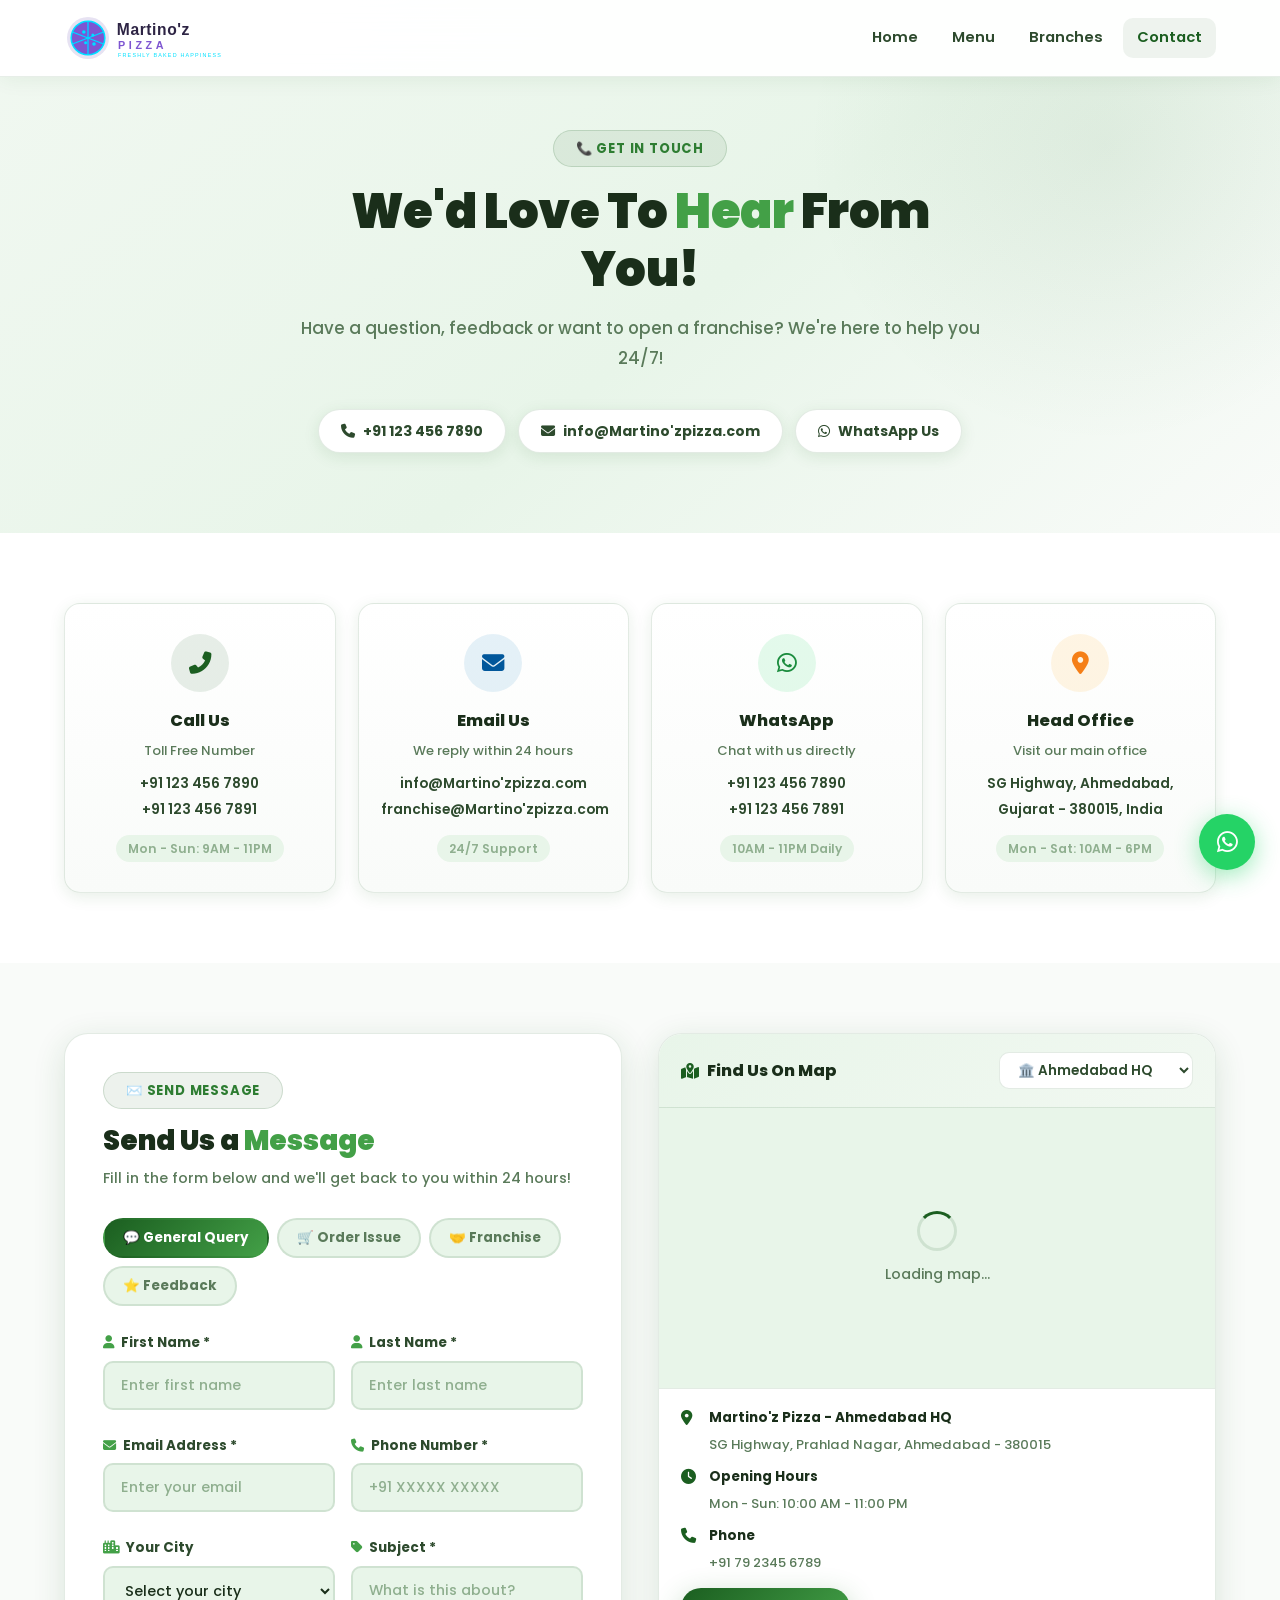
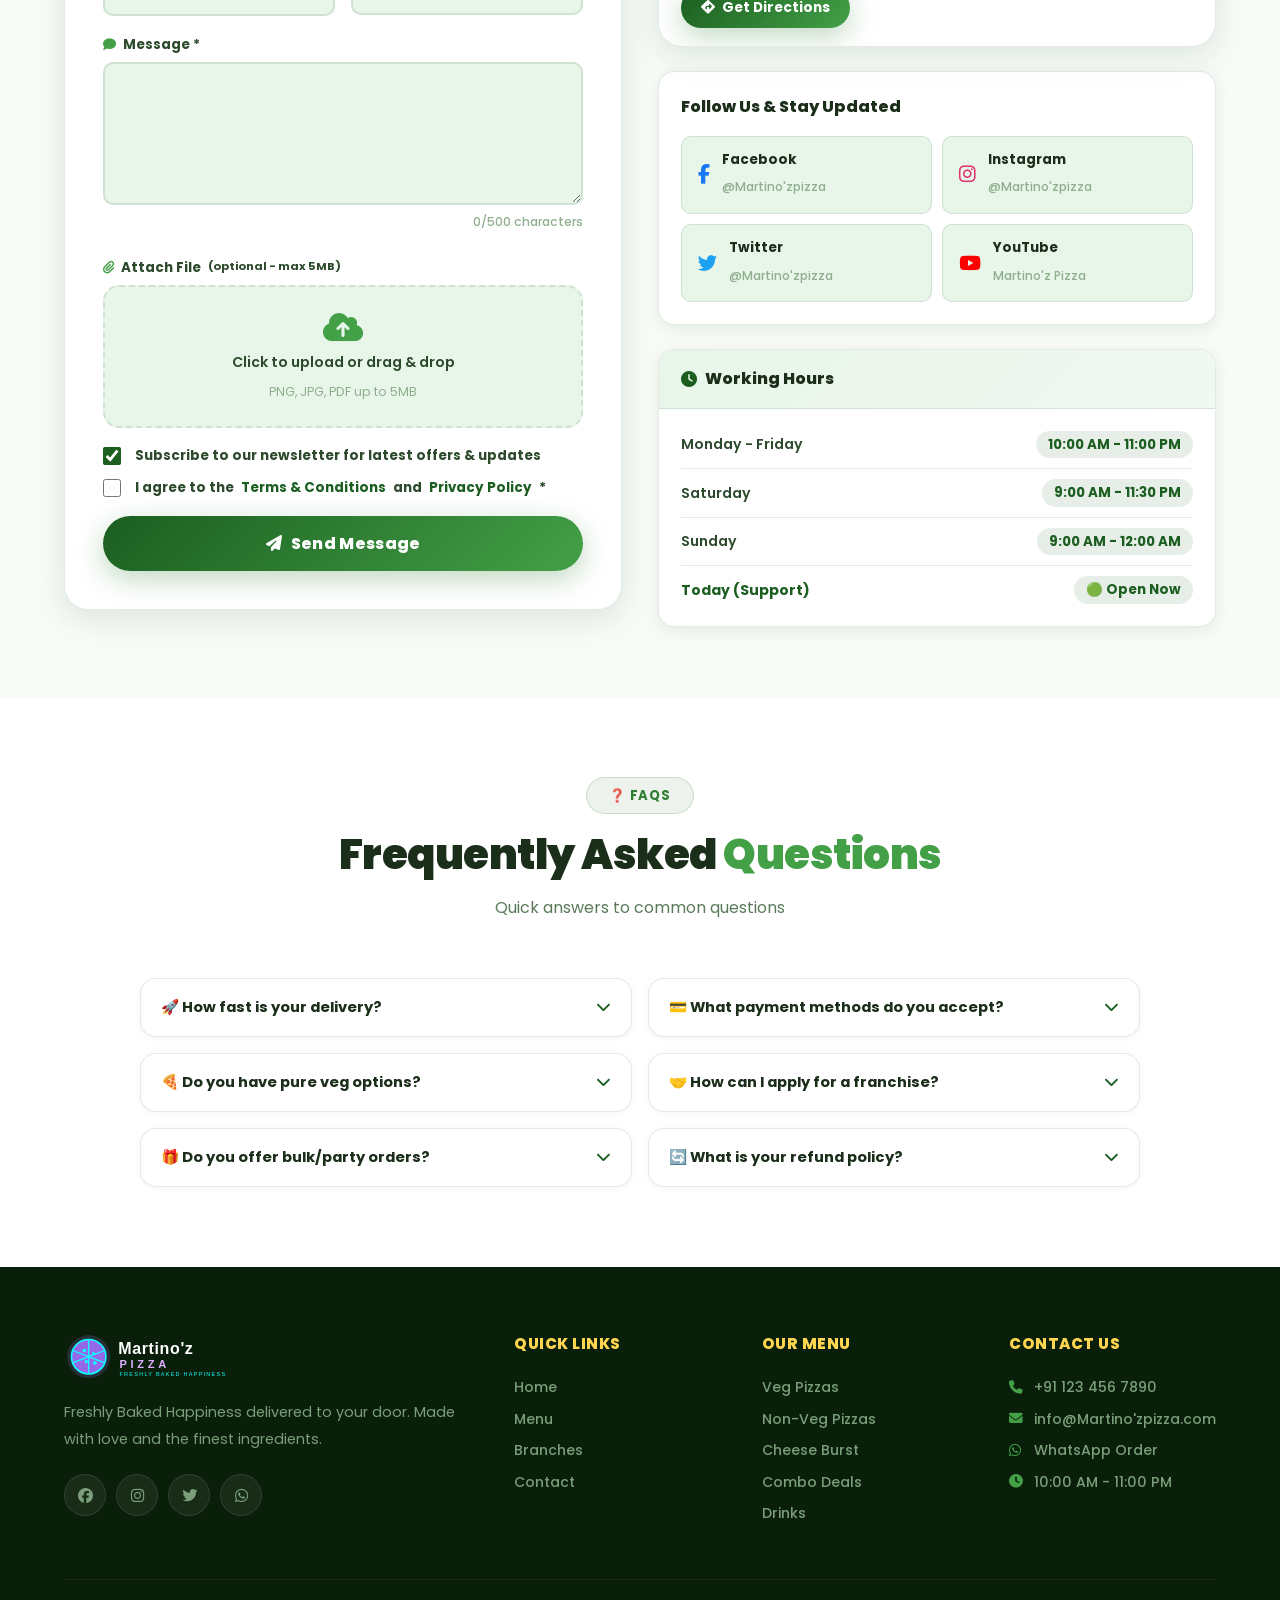
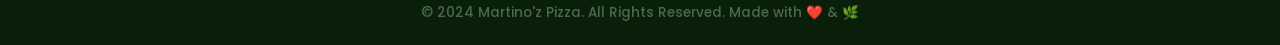
<file: contact.html>
<!DOCTYPE html>
<html lang="en">
<head>
    <meta charset="UTF-8">
    <meta name="viewport" content="width=device-width, initial-scale=1.0">
    <meta name="description" content="Contact Martino'z Pizza - Get in touch with us for orders, franchise inquiries & feedback!">
    <title>Contact Us - Martino'z Pizza</title>

    <!-- CSS -->
    <link rel="stylesheet" href="css/style.css">
    <link rel="stylesheet" href="css/contact.css">
    <link rel="stylesheet" href="https://cdnjs.cloudflare.com/ajax/libs/font-awesome/6.5.0/css/all.min.css">
    <link href="https://fonts.googleapis.com/css2?family=Poppins:wght@300;400;500;600;700;800;900&display=swap" rel="stylesheet">

    <!-- FAVICON -->
    <link rel="icon" href="data:image/svg+xml,<svg xmlns='http://www.w3.org/2000/svg' viewBox='0 0 100 100'><text y='.9em' font-size='90'>🍕</text></svg>">

    <!-- OG META -->
    <meta property="og:title" content="Contact - Martino'z Pizza">
    <meta property="og:description" content="Get in touch with us for orders, franchise & feedback!">
    <meta property="og:image" content="images/logo.png">
    <meta property="og:type" content="website">
</head>
<body>

<!-- ========== PAGE LOADER ========== -->
<div id="pageLoader">
    <div class="loader-content">
        <div class="loader-logo">
            <svg viewBox="0 0 80 80" width="72" height="72">
                <circle cx="40" cy="40" r="35" fill="#1B5E20" opacity="0.15"/>
                <circle cx="40" cy="40" r="28" fill="#2E7D32"/>
                <line x1="40" y1="12" x2="40" y2="68" stroke="#F9A825" stroke-width="2"/>
                <line x1="14" y1="30" x2="66" y2="50" stroke="#F9A825" stroke-width="2"/>
                <line x1="14" y1="50" x2="66" y2="30" stroke="#F9A825" stroke-width="2"/>
                <circle cx="33" cy="30" r="3" fill="#F9A825"/>
                <circle cx="48" cy="35" r="2.5" fill="#F9A825"/>
                <circle cx="36" cy="48" r="2.5" fill="#F9A825"/>
                <circle cx="50" cy="50" r="3" fill="#F9A825"/>
            </svg>
        </div>
        <div class="loader-text">Contact Us</div>
        <div class="loader-bar">
            <div class="loader-bar-fill"></div>
        </div>
        <div class="loader-sub">📞 We're Here to Help 24/7</div>
    </div>
</div>

<!-- ========== NAVBAR ========== -->
<nav class="navbar" id="navbar">
    <div class="container">

        <!-- LOGO -->
        <a href="index.html" class="nav-brand">
            <svg xmlns="http://www.w3.org/2000/svg"
                 viewBox="0 0 300 80"
                 class="nav-logo-svg">
                <circle cx="40" cy="40" r="35"
                        fill="#1B5E20" opacity="0.15"/>
                <circle cx="40" cy="40" r="28" fill="#2E7D32"/>
                <line x1="40" y1="12" x2="40" y2="68"
                      stroke="#F9A825" stroke-width="2"/>
                <line x1="14" y1="30" x2="66" y2="50"
                      stroke="#F9A825" stroke-width="2"/>
                <line x1="14" y1="50" x2="66" y2="30"
                      stroke="#F9A825" stroke-width="2"/>
                <circle cx="33" cy="30" r="3" fill="#F9A825"/>
                <circle cx="48" cy="35" r="2.5" fill="#F9A825"/>
                <circle cx="36" cy="48" r="2.5" fill="#F9A825"/>
                <circle cx="50" cy="50" r="3" fill="#F9A825"/>
                <circle cx="40" cy="40" r="28" fill="none"
                        stroke="#F9A825" stroke-width="2.5"/>
                <text x="88" y="35"
                      font-family="Arial Black, sans-serif"
                      font-size="26" font-weight="900"
                      fill="#1A2E1A" letter-spacing="1">Martino'z</text>
                <text x="90" y="58"
                      font-family="Arial Black, sans-serif"
                      font-size="18" font-weight="900"
                      fill="#2E7D32" letter-spacing="6">PIZZA</text>
                <text x="90" y="72"
                      font-family="Arial, sans-serif"
                      font-size="9" fill="#F9A825"
                      letter-spacing="2">FRESHLY BAKED HAPPINESS</text>
            </svg>
        </a>

        <!-- NAV LINKS -->
        <ul class="nav-links" id="navLinks">
            <li><a href="index.html">Home</a></li>
            <li><a href="menu.html">Menu</a></li>
            <li><a href="branches.html">Branches</a></li>
            <li><a href="contact.html" class="active">Contact</a></li>
        </ul>

        <!-- HAMBURGER -->
        <div class="hamburger" id="hamburger">
            <span></span>
            <span></span>
            <span></span>
        </div>
    </div>
</nav>

<!-- ========== CONTACT HERO ========== -->
<section class="contact-hero">
    <div class="container">
        <div class="contact-hero-content">

            <span class="section-tag">📞 Get In Touch</span>

            <h1>We'd Love To
                <span class="highlight">Hear</span>
                From You!
            </h1>

            <p>Have a question, feedback or want to open a franchise?
               We're here to help you 24/7!</p>

            <!-- QUICK CONTACT PILLS -->
            <div class="quick-contact-pills">
                <a href="tel:+911234567890" class="qcp">
                    <i class="fas fa-phone"></i>
                    +91 123 456 7890
                </a>
                <a href="mailto:info@Martino'zpizza.com" class="qcp">
                    <i class="fas fa-envelope"></i>
                    info@Martino'zpizza.com
                </a>
                <a href="https://wa.me/911234567890"
                   target="_blank" class="qcp whatsapp">
                    <i class="fab fa-whatsapp"></i>
                    WhatsApp Us
                </a>
            </div>
        </div>
    </div>
</section>

<!-- ========== CONTACT INFO CARDS ========== -->
<section class="contact-info-section">
    <div class="container">
        <div class="contact-info-grid">

            <div class="cinfo-card">
                <div class="cinfo-icon phone">
                    <i class="fas fa-phone-alt"></i>
                </div>
                <h3>Call Us</h3>
                <p>Toll Free Number</p>
                <a href="tel:+911234567890">+91 123 456 7890</a>
                <a href="tel:+911234567891">+91 123 456 7891</a>
                <span class="cinfo-hours">Mon - Sun: 9AM - 11PM</span>
            </div>

            <div class="cinfo-card">
                <div class="cinfo-icon email">
                    <i class="fas fa-envelope"></i>
                </div>
                <h3>Email Us</h3>
                <p>We reply within 24 hours</p>
                <a href="mailto:info@Martino'zpizza.com">
                    info@Martino'zpizza.com
                </a>
                <a href="mailto:franchise@Martino'zpizza.com">
                    franchise@Martino'zpizza.com
                </a>
                <span class="cinfo-hours">24/7 Support</span>
            </div>

            <div class="cinfo-card">
                <div class="cinfo-icon whatsapp">
                    <i class="fab fa-whatsapp"></i>
                </div>
                <h3>WhatsApp</h3>
                <p>Chat with us directly</p>
                <a href="https://wa.me/911234567890" target="_blank">
                    +91 123 456 7890
                </a>
                <a href="https://wa.me/911234567891" target="_blank">
                    +91 123 456 7891
                </a>
                <span class="cinfo-hours">10AM - 11PM Daily</span>
            </div>

            <div class="cinfo-card">
                <div class="cinfo-icon location">
                    <i class="fas fa-map-marker-alt"></i>
                </div>
                <h3>Head Office</h3>
                <p>Visit our main office</p>
                <a href="https://maps.google.com" target="_blank">
                    SG Highway, Ahmedabad,
                </a>
                <a href="https://maps.google.com" target="_blank">
                    Gujarat - 380015, India
                </a>
                <span class="cinfo-hours">Mon - Sat: 10AM - 6PM</span>
            </div>

        </div>
    </div>
</section>

<!-- ========== MAIN CONTACT SECTION ========== -->
<section class="contact-main">
    <div class="container">
        <div class="contact-layout">

            <!-- ===== LEFT: FORM ===== -->
            <div class="contact-form-wrap">
                <div class="form-header">
                    <span class="section-tag">✉️ Send Message</span>
                    <h2>Send Us a
                        <span class="highlight">Message</span>
                    </h2>
                    <p>Fill in the form below and we'll get back
                       to you within 24 hours!</p>
                </div>

                <!-- FORM TABS -->
                <div class="form-tabs">
                    <button class="ftab active"
                            onclick="switchFormTab('general', this)">
                        💬 General Query
                    </button>
                    <button class="ftab"
                            onclick="switchFormTab('order', this)">
                        🛒 Order Issue
                    </button>
                    <button class="ftab"
                            onclick="switchFormTab('franchise', this)">
                        🤝 Franchise
                    </button>
                    <button class="ftab"
                            onclick="switchFormTab('feedback', this)">
                        ⭐ Feedback
                    </button>
                </div>

                <!-- CONTACT FORM -->
                <form class="contact-form"
                      id="contactForm"
                      onsubmit="submitForm(event)">

                    <input type="hidden" id="formType" value="general">

                    <!-- ROW 1 - NAME -->
                    <div class="form-row">
                        <div class="form-group">
                            <label for="firstName">
                                <i class="fas fa-user"></i>
                                First Name *
                            </label>
                            <input type="text"
                                   id="firstName"
                                   placeholder="Enter first name"
                                   required>
                            <span class="error-msg" id="firstNameErr"></span>
                        </div>
                        <div class="form-group">
                            <label for="lastName">
                                <i class="fas fa-user"></i>
                                Last Name *
                            </label>
                            <input type="text"
                                   id="lastName"
                                   placeholder="Enter last name"
                                   required>
                            <span class="error-msg" id="lastNameErr"></span>
                        </div>
                    </div>

                    <!-- ROW 2 - EMAIL & PHONE -->
                    <div class="form-row">
                        <div class="form-group">
                            <label for="email">
                                <i class="fas fa-envelope"></i>
                                Email Address *
                            </label>
                            <input type="email"
                                   id="email"
                                   placeholder="Enter your email"
                                   required>
                            <span class="error-msg" id="emailErr"></span>
                        </div>
                        <div class="form-group">
                            <label for="phone">
                                <i class="fas fa-phone"></i>
                                Phone Number *
                            </label>
                            <input type="tel"
                                   id="phone"
                                   placeholder="+91 XXXXX XXXXX"
                                   required>
                            <span class="error-msg" id="phoneErr"></span>
                        </div>
                    </div>

                    <!-- ROW 3 - CITY & SUBJECT -->
                    <div class="form-row">
                        <div class="form-group">
                            <label for="city">
                                <i class="fas fa-city"></i>
                                Your City
                            </label>
                            <select id="city">
                                <option value="">Select your city</option>
                                <optgroup label="🏛️ Gujarat">
                                    <option>Ahmedabad</option>
                                    <option>Surat</option>
                                    <option>Vadodara</option>
                                    <option>Rajkot</option>
                                    <option>Gandhinagar</option>
                                </optgroup>
                                <optgroup label="🌿 Madhya Pradesh">
                                    <option>Indore</option>
                                    <option>Bhopal</option>
                                    <option>Jabalpur</option>
                                    <option>Gwalior</option>
                                </optgroup>
                                <optgroup label="🏜️ Rajasthan">
                                    <option>Jaipur</option>
                                    <option>Udaipur</option>
                                    <option>Jodhpur</option>
                                    <option>Kota</option>
                                </optgroup>
                                <optgroup label="🇳🇿 New Zealand">
                                    <option>Auckland</option>
                                    <option>Wellington</option>
                                    <option>Christchurch</option>
                                    <option>Hamilton</option>
                                </optgroup>
                                <option value="other">Other</option>
                            </select>
                        </div>
                        <div class="form-group">
                            <label for="subject">
                                <i class="fas fa-tag"></i>
                                Subject *
                            </label>
                            <input type="text"
                                   id="subject"
                                   placeholder="What is this about?"
                                   required>
                        </div>
                    </div>

                    <!-- ORDER ID (order tab only) -->
                    <div class="form-group order-field" style="display:none">
                        <label for="orderId">
                            <i class="fas fa-receipt"></i>
                            Order ID
                        </label>
                        <input type="text"
                               id="orderId"
                               placeholder="Enter your order ID (e.g. MP-12345)">
                    </div>

                    <!-- FRANCHISE FIELDS (franchise tab only) -->
                    <div class="franchise-fields" style="display:none">
                        <div class="form-row">
                            <div class="form-group">
                                <label for="investment">
                                    <i class="fas fa-rupee-sign"></i>
                                    Investment Budget
                                </label>
                                <select id="investment">
                                    <option value="">Select budget range</option>
                                    <option>₹15L - ₹25L</option>
                                    <option>₹25L - ₹50L</option>
                                    <option>₹50L - ₹1Cr</option>
                                    <option>Above ₹1Cr</option>
                                </select>
                            </div>
                            <div class="form-group">
                                <label for="experience">
                                    <i class="fas fa-briefcase"></i>
                                    Business Experience
                                </label>
                                <select id="experience">
                                    <option value="">Select experience</option>
                                    <option>No Experience</option>
                                    <option>1-2 Years</option>
                                    <option>3-5 Years</option>
                                    <option>5+ Years</option>
                                </select>
                            </div>
                        </div>
                    </div>

                    <!-- STAR RATING (feedback tab only) -->
                    <div class="form-group feedback-field" style="display:none">
                        <label>
                            <i class="fas fa-star"></i>
                            Rate Your Experience
                        </label>
                        <div class="star-rating" id="starRating">
                            <span class="star" data-value="1">★</span>
                            <span class="star" data-value="2">★</span>
                            <span class="star" data-value="3">★</span>
                            <span class="star" data-value="4">★</span>
                            <span class="star" data-value="5">★</span>
                        </div>
                        <input type="hidden" id="ratingValue" value="0">
                    </div>

                    <!-- MESSAGE -->
                    <div class="form-group">
                        <label for="message">
                            <i class="fas fa-comment"></i>
                            Message *
                        </label>
                        <textarea id="message"
                                  rows="5"
                                  placeholder="Write your message here..."
                                  required
                                  oninput="countChars(this)">
                        </textarea>
                        <div class="char-count">
                            <span id="charCount">0</span>/500 characters
                        </div>
                        <span class="error-msg" id="messageErr"></span>
                    </div>

                    <!-- FILE UPLOAD -->
                    <div class="form-group">
                        <label for="attachment">
                            <i class="fas fa-paperclip"></i>
                            Attach File
                            <small>(optional - max 5MB)</small>
                        </label>
                        <div class="file-upload"
                             onclick="document.getElementById('attachment').click()">
                            <i class="fas fa-cloud-upload-alt"></i>
                            <span id="fileLabel">
                                Click to upload or drag & drop
                            </span>
                            <small>PNG, JPG, PDF up to 5MB</small>
                        </div>
                        <input type="file"
                               id="attachment"
                               style="display:none"
                               accept=".png,.jpg,.jpeg,.pdf"
                               onchange="handleFile(this)">
                    </div>

                    <!-- CHECKBOXES -->
                    <div class="form-group checkbox-group">
                        <label class="checkbox-label">
                            <input type="checkbox" id="newsletter" checked>
                            <span class="checkmark"></span>
                            Subscribe to our newsletter for latest offers & updates
                        </label>
                        <label class="checkbox-label">
                            <input type="checkbox" id="terms" required>
                            <span class="checkmark"></span>
                            I agree to the
                            <a href="#">Terms & Conditions</a> and
                            <a href="#">Privacy Policy</a> *
                        </label>
                    </div>

                    <!-- SUBMIT -->
                    <button type="submit" class="submit-btn" id="submitBtn">
                        <i class="fas fa-paper-plane"></i>
                        Send Message
                    </button>

                </form>

                <!-- SUCCESS MESSAGE -->
                <div class="form-success" id="formSuccess" style="display:none">
                    <div class="success-icon">✅</div>
                    <h3>Message Sent Successfully!</h3>
                    <p>Thank you for contacting us! Our team will get
                       back to you within 24 hours.</p>
                    <button onclick="resetForm()" class="btn-primary">
                        <i class="fas fa-redo"></i>
                        Send Another Message
                    </button>
                </div>

            </div>

            <!-- ===== RIGHT: MAP & INFO ===== -->
            <div class="contact-right">

                <!-- GOOGLE MAP -->
                <div class="map-wrap">
                    <div class="map-header">
                        <h3>
                            <i class="fas fa-map-marked-alt"></i>
                            Find Us On Map
                        </h3>
                        <div class="map-branch-select">
                            <select id="mapBranch" onchange="changeBranch(this)">
                                <option value="ahmedabad">🏛️ Ahmedabad HQ</option>
                                <option value="surat">🏛️ Surat Branch</option>
                                <option value="indore">🌿 Indore Branch</option>
                                <option value="jaipur">🏜️ Jaipur Branch</option>
                                <option value="auckland">🇳🇿 Auckland Branch</option>
                            </select>
                        </div>
                    </div>

                    <!-- MAP -->
                    <div class="map-container" id="mapContainer">
                        <iframe
                            id="googleMap"
                            src="https://www.google.com/maps/embed?pb=!1m18!1m12!1m3!1d3671.9!2d72.5!3d23.0!2m3!1f0!2f0!3f0!3m2!1i1024!2i768!4f13.1!3m3!1m2!1s0x0%3A0x0!2zMjPCsDAwJzAwLjAiTiA3MsKwMzAnMDAuMCJF!5e0!3m2!1sen!2sin!4v1234567890"
                            width="100%"
                            height="300"
                            style="border:0;"
                            allowfullscreen=""
                            loading="lazy"
                            referrerpolicy="no-referrer-when-downgrade"
                            title="Martino'z Pizza Location">
                        </iframe>
                        <div class="map-loading" id="mapLoading">
                            <div class="map-spinner"></div>
                            <p>Loading map...</p>
                        </div>
                    </div>

                    <!-- BRANCH INFO -->
                    <div class="selected-branch-info" id="selectedBranchInfo">
                        <div class="sbi-item">
                            <i class="fas fa-map-marker-alt"></i>
                            <div>
                                <strong>Martino'z Pizza - Ahmedabad HQ</strong>
                                <span>SG Highway, Prahlad Nagar,
                                      Ahmedabad - 380015</span>
                            </div>
                        </div>
                        <div class="sbi-item">
                            <i class="fas fa-clock"></i>
                            <div>
                                <strong>Opening Hours</strong>
                                <span>Mon - Sun: 10:00 AM - 11:00 PM</span>
                            </div>
                        </div>
                        <div class="sbi-item">
                            <i class="fas fa-phone"></i>
                            <div>
                                <strong>Phone</strong>
                                <span>+91 79 2345 6789</span>
                            </div>
                        </div>
                        <a href="https://maps.google.com"
                           target="_blank"
                           class="get-direction-btn">
                            <i class="fas fa-directions"></i>
                            Get Directions
                        </a>
                    </div>
                </div>

                <!-- SOCIAL MEDIA -->
                <div class="social-contact">
                    <h3>Follow Us & Stay Updated</h3>
                    <div class="social-grid">
                        <a href="#" class="social-card facebook">
                            <i class="fab fa-facebook-f"></i>
                            <div>
                                <strong>Facebook</strong>
                                <span>@Martino'zpizza</span>
                            </div>
                        </a>
                        <a href="#" class="social-card instagram">
                            <i class="fab fa-instagram"></i>
                            <div>
                                <strong>Instagram</strong>
                                <span>@Martino'zpizza</span>
                            </div>
                        </a>
                        <a href="#" class="social-card twitter">
                            <i class="fab fa-twitter"></i>
                            <div>
                                <strong>Twitter</strong>
                                <span>@Martino'zpizza</span>
                            </div>
                        </a>
                        <a href="#" class="social-card youtube">
                            <i class="fab fa-youtube"></i>
                            <div>
                                <strong>YouTube</strong>
                                <span>Martino'z Pizza</span>
                            </div>
                        </a>
                    </div>
                </div>

                <!-- WORKING HOURS -->
                <div class="working-hours">
                    <h3>
                        <i class="fas fa-clock"></i>
                        Working Hours
                    </h3>
                    <ul class="hours-list">
                        <li>
                            <span>Monday - Friday</span>
                            <span class="hours open">10:00 AM - 11:00 PM</span>
                        </li>
                        <li>
                            <span>Saturday</span>
                            <span class="hours open">9:00 AM - 11:30 PM</span>
                        </li>
                        <li>
                            <span>Sunday</span>
                            <span class="hours open">9:00 AM - 12:00 AM</span>
                        </li>
                        <li class="today">
                            <span>Today (Support)</span>
                            <span class="hours open">🟢 Open Now</span>
                        </li>
                    </ul>
                </div>

            </div>
        </div>
    </div>
</section>

<!-- ========== FAQ SECTION ========== -->
<section class="faq-section">
    <div class="container">
        <div class="section-header">
            <span class="section-tag">❓ FAQs</span>
            <h2>Frequently Asked
                <span class="highlight">Questions</span>
            </h2>
            <p>Quick answers to common questions</p>
        </div>

        <div class="faq-grid">

            <div class="faq-item">
                <button class="faq-question" onclick="toggleFaq(this)">
                    <span>🚀 How fast is your delivery?</span>
                    <i class="fas fa-chevron-down"></i>
                </button>
                <div class="faq-answer">
                    <p>We guarantee delivery within 30 minutes for orders
                       placed within 5km of our branches. For longer
                       distances delivery may take up to 45-60 minutes.</p>
                </div>
            </div>

            <div class="faq-item">
                <button class="faq-question" onclick="toggleFaq(this)">
                    <span>💳 What payment methods do you accept?</span>
                    <i class="fas fa-chevron-down"></i>
                </button>
                <div class="faq-answer">
                    <p>We accept Cash on Delivery, Credit/Debit Cards,
                       UPI (Google Pay, PhonePe, Paytm), Net Banking
                       and all major digital wallets.</p>
                </div>
            </div>

            <div class="faq-item">
                <button class="faq-question" onclick="toggleFaq(this)">
                    <span>🍕 Do you have pure veg options?</span>
                    <i class="fas fa-chevron-down"></i>
                </button>
                <div class="faq-answer">
                    <p>Yes! We have a wide range of pure vegetarian
                       pizzas, sides and desserts. All veg items are
                       prepared separately with dedicated equipment.</p>
                </div>
            </div>

            <div class="faq-item">
                <button class="faq-question" onclick="toggleFaq(this)">
                    <span>🤝 How can I apply for a franchise?</span>
                    <i class="fas fa-chevron-down"></i>
                </button>
                <div class="faq-answer">
                    <p>Fill out the contact form above selecting
                       "Franchise" tab, or email us at
                       franchise@Martino'zpizza.com. Our team will
                       contact you within 48 hours with full details.</p>
                </div>
            </div>

            <div class="faq-item">
                <button class="faq-question" onclick="toggleFaq(this)">
                    <span>🎁 Do you offer bulk/party orders?</span>
                    <i class="fas fa-chevron-down"></i>
                </button>
                <div class="faq-answer">
                    <p>Absolutely! We offer special discounts for
                       bulk orders above 10 pizzas. Contact us at
                       least 2 hours in advance for party orders.
                       Call or WhatsApp us for special pricing.</p>
                </div>
            </div>

            <div class="faq-item">
                <button class="faq-question" onclick="toggleFaq(this)">
                    <span>🔄 What is your refund policy?</span>
                    <i class="fas fa-chevron-down"></i>
                </button>
                <div class="faq-answer">
                    <p>If you are not satisfied with your order,
                       we offer a full remake or refund within 30
                       minutes of delivery. Contact our support
                       team immediately with your order ID.</p>
                </div>
            </div>

        </div>
    </div>
</section>

<!-- ========== FOOTER ========== -->
<footer class="footer">
    <div class="container">
        <div class="footer-grid">

            <!-- Brand -->
            <div class="footer-col">
                <a href="index.html">
                    <svg xmlns="http://www.w3.org/2000/svg"
                         viewBox="0 0 300 80"
                         class="footer-logo-svg">
                        <circle cx="40" cy="40" r="35"
                                fill="#2E7D32" opacity="0.20"/>
                        <circle cx="40" cy="40" r="28" fill="#2E7D32"/>
                        <line x1="40" y1="12" x2="40" y2="68"
                              stroke="#F9A825" stroke-width="2"/>
                        <line x1="14" y1="30" x2="66" y2="50"
                              stroke="#F9A825" stroke-width="2"/>
                        <line x1="14" y1="50" x2="66" y2="30"
                              stroke="#F9A825" stroke-width="2"/>
                        <circle cx="33" cy="30" r="3" fill="#F9A825"/>
                        <circle cx="48" cy="35" r="2.5" fill="#F9A825"/>
                        <circle cx="36" cy="48" r="2.5" fill="#F9A825"/>
                        <circle cx="50" cy="50" r="3" fill="#F9A825"/>
                        <circle cx="40" cy="40" r="28" fill="none"
                                stroke="#F9A825" stroke-width="2.5"/>
                        <text x="88" y="35"
                              font-family="Arial Black, sans-serif"
                              font-size="26" font-weight="900"
                              fill="#FFFFFF" letter-spacing="1">Martino'z</text>
                        <text x="90" y="58"
                              font-family="Arial Black, sans-serif"
                              font-size="18" font-weight="900"
                              fill="#66BB6A" letter-spacing="6">PIZZA</text>
                        <text x="90" y="72"
                              font-family="Arial, sans-serif"
                              font-size="9" fill="#F9A825"
                              letter-spacing="2">FRESHLY BAKED HAPPINESS</text>
                    </svg>
                </a>
                <p>Freshly Baked Happiness delivered to your door.
                   Made with love and the finest ingredients.</p>
                <div class="social-links">
                    <a href="#" aria-label="Facebook">
                        <i class="fab fa-facebook"></i>
                    </a>
                    <a href="#" aria-label="Instagram">
                        <i class="fab fa-instagram"></i>
                    </a>
                    <a href="#" aria-label="Twitter">
                        <i class="fab fa-twitter"></i>
                    </a>
                    <a href="#" aria-label="WhatsApp">
                        <i class="fab fa-whatsapp"></i>
                    </a>
                </div>
            </div>

            <!-- Quick Links -->
            <div class="footer-col">
                <h4>Quick Links</h4>
                <ul>
                    <li><a href="index.html">Home</a></li>
                    <li><a href="menu.html">Menu</a></li>
                    <li><a href="branches.html">Branches</a></li>
                    <li><a href="contact.html">Contact</a></li>
                </ul>
            </div>

            <!-- Menu -->
            <div class="footer-col">
                <h4>Our Menu</h4>
                <ul>
                    <li><a href="menu.html">Veg Pizzas</a></li>
                    <li><a href="menu.html">Non-Veg Pizzas</a></li>
                    <li><a href="menu.html">Cheese Burst</a></li>
                    <li><a href="menu.html">Combo Deals</a></li>
                    <li><a href="menu.html">Drinks</a></li>
                </ul>
            </div>

            <!-- Contact -->
            <div class="footer-col">
                <h4>Contact Us</h4>
                <ul>
                    <li>
                        <i class="fas fa-phone"></i>
                        +91 123 456 7890
                    </li>
                    <li>
                        <i class="fas fa-envelope"></i>
                        info@Martino'zpizza.com
                    </li>
                    <li>
                        <i class="fab fa-whatsapp"></i>
                        WhatsApp Order
                    </li>
                    <li>
                        <i class="fas fa-clock"></i>
                        10:00 AM - 11:00 PM
                    </li>
                </ul>
            </div>

        </div>

        <div class="footer-bottom">
            <p>© 2024 Martino'z Pizza. All Rights Reserved.
               Made with ❤️ & 🌿</p>
        </div>
    </div>
</footer>

<!-- ========== WHATSAPP ========== -->
<a href="https://wa.me/911234567890?text=Hi! I want to contact Martino'z Pizza"
   class="whatsapp-float"
   target="_blank"
   aria-label="WhatsApp">
    <i class="fab fa-whatsapp"></i>
</a>

<!-- ========== SCRIPTS ========== -->
<script src="js/main.js"></script>
<script src="js/contact.js"></script>
<script src="js/slider.js"></script>

<!-- Inline Loader + Navbar CSS & JS -->
<style>
/* PAGE LOADER */
#pageLoader {
    position: fixed;
    inset: 0;
    background: #F1F8F1;
    z-index: 99999;
    display: flex;
    align-items: center;
    justify-content: center;
    transition: opacity 0.5s ease, visibility 0.5s ease;
}
#pageLoader.hidden {
    opacity: 0;
    visibility: hidden;
    pointer-events: none;
}
.loader-content { text-align: center; }
.loader-logo {
    margin-bottom: 18px;
    animation: bounceL 1.2s ease infinite;
}
@keyframes bounceL {
    0%,100% { transform: translateY(0); }
    50% { transform: translateY(-12px); }
}
.loader-text {
    font-family: 'Poppins', sans-serif;
    font-size: 1.5rem;
    font-weight: 900;
    color: #1B5E20;
    margin-bottom: 20px;
}
.loader-bar {
    width: 200px; height: 5px;
    background: rgba(27,94,32,0.12);
    border-radius: 999px;
    margin: 0 auto 14px;
    overflow: hidden;
}
.loader-bar-fill {
    height: 100%; width: 0;
    background: linear-gradient(90deg, #1B5E20, #43A047, #66BB6A);
    border-radius: 999px;
    animation: loadProg 1.8s ease forwards;
}
@keyframes loadProg {
    0%   { width: 0%;   }
    60%  { width: 75%;  }
    100% { width: 100%; }
}
.loader-sub {
    font-family: 'Poppins', sans-serif;
    font-size: 0.88rem;
    color: #5A7A5A;
    font-weight: 500;
}

/* TOAST */
.toast {
    position: fixed;
    bottom: 100px; right: 25px;
    background: #1A2E1A;
    color: white;
    padding: 12px 20px;
    border-radius: 12px;
    font-family: 'Poppins', sans-serif;
    font-size: 0.9rem;
    font-weight: 600;
    z-index: 9999;
    box-shadow: 0 8px 28px rgba(27,94,32,0.30);
    animation: slideInR 0.3s ease;
    max-width: 300px;
}
@keyframes slideInR {
    from { transform: translateX(100%); opacity: 0; }
    to   { transform: translateX(0); opacity: 1; }
}
</style>

<script>
// Page Loader
window.addEventListener('load', () => {
    setTimeout(() => {
        document.getElementById('pageLoader')
                ?.classList.add('hidden');
    }, 1800);
});

// Navbar Scroll
window.addEventListener('scroll', () => {
    document.getElementById('navbar')
            ?.classList.toggle('scrolled', window.scrollY > 50);
}, { passive: true });

// Hamburger
document.addEventListener('DOMContentLoaded', () => {
    const ham = document.getElementById('hamburger');
    const nav = document.getElementById('navLinks');
    ham?.addEventListener('click', () => {
        ham.classList.toggle('active');
        nav?.classList.toggle('active');
    });
    document.querySelectorAll('.nav-links a').forEach(a => {
        a.addEventListener('click', () => {
            ham?.classList.remove('active');
            nav?.classList.remove('active');
        });
    });
});

// Toast
function showToast(msg) {
    document.querySelector('.toast')?.remove();
    const t = document.createElement('div');
    t.className = 'toast';
    t.textContent = msg;
    document.body.appendChild(t);
    setTimeout(() => t.remove(), 3000);
}
</script>

</body>
</html>
</file>
<file: css/style.css>
/* ========== ROOT VARIABLES - GREEN PREMIUM ========== */
:root {
    /* Brand Colors */
    --primary: #1B5E20;
    --primary-light: #2E7D32;
    --primary-bright: #43A047;
    --primary-glow: #66BB6A;
    --accent: #F9A825;
    --accent-light: #FFD54F;
    --accent-dark: #F57F17;

    /* Backgrounds */
    --bg-main: #F1F8F1;
    --bg-white: #FFFFFF;
    --bg-light: #E8F5E9;
    --bg-section: #F9FBF9;
    --bg-card: #FFFFFF;
    --bg-dark: #0A1F0A;

    /* Text Colors */
    --text-main: #1A2E1A;
    --text-sub: #2D4A2D;
    --text-gray: #5A7A5A;
    --text-light: #8FAF8F;
    --text-white: #FFFFFF;

    /* Borders */
    --border: rgba(27, 94, 32, 0.12);
    --border-hover: rgba(27, 94, 32, 0.35);
    --border-accent: rgba(249, 168, 37, 0.30);

    /* Shadows */
    --shadow-xs: 0 1px 6px rgba(27, 94, 32, 0.06);
    --shadow-sm: 0 4px 16px rgba(27, 94, 32, 0.10);
    --shadow-md: 0 8px 32px rgba(27, 94, 32, 0.14);
    --shadow-lg: 0 16px 48px rgba(27, 94, 32, 0.18);
    --shadow-xl: 0 24px 64px rgba(27, 94, 32, 0.22);
    --shadow-green: 0 8px 28px rgba(46, 125, 50, 0.30);
    --shadow-accent: 0 8px 28px rgba(249, 168, 37, 0.30);

    /* Gradients */
    --gradient: linear-gradient(135deg, #1B5E20, #43A047);
    --gradient-light: linear-gradient(135deg, #E8F5E9, #C8E6C9);
    --gradient-accent: linear-gradient(135deg, #F9A825, #FFD54F);
    --gradient-hero: linear-gradient(140deg, #F1F8F1 0%, #E8F5E9 50%, #F9FBF9 100%);
    --gradient-card: linear-gradient(180deg, #FFFFFF 0%, #F9FBF9 100%);

    /* Layout */
    --transition: all 0.35s cubic-bezier(0.4, 0, 0.2, 1);
    --transition-fast: all 0.20s ease;
    --transition-slow: all 0.55s cubic-bezier(0.4, 0, 0.2, 1);
    --radius-xs: 6px;
    --radius-sm: 10px;
    --radius: 16px;
    --radius-lg: 24px;
    --radius-xl: 32px;
    --radius-full: 9999px;
}

/* ========== RESET ========== */
*, *::before, *::after {
    margin: 0;
    padding: 0;
    box-sizing: border-box;
}

html { scroll-behavior: smooth; }

body {
    font-family: 'Poppins', sans-serif;
    background: var(--bg-main);
    color: var(--text-main);
    overflow-x: hidden;
    line-height: 1.6;
}

a { text-decoration: none; color: inherit; }
ul { list-style: none; }

img {
    width: 100%;
    height: 100%;
    object-fit: cover;
    display: block;
}

.container {
    max-width: 1200px;
    margin: 0 auto;
    padding: 0 24px;
}

.highlight { color: var(--primary-bright); }
.center { text-align: center; margin-top: 40px; }

/* ========== SCROLLBAR ========== */
::-webkit-scrollbar { width: 6px; }
::-webkit-scrollbar-track { background: var(--bg-light); }
::-webkit-scrollbar-thumb {
    background: var(--primary-bright);
    border-radius: var(--radius-full);
}

/* ========== BUTTONS ========== */
.btn-primary {
    display: inline-flex;
    align-items: center;
    gap: 9px;
    background: var(--gradient);
    color: var(--text-white);
    padding: 14px 34px;
    border-radius: var(--radius-full);
    font-weight: 700;
    font-size: 1rem;
    border: none;
    cursor: pointer;
    transition: var(--transition);
    box-shadow: var(--shadow-green);
    font-family: 'Poppins', sans-serif;
    letter-spacing: 0.3px;
    position: relative;
    overflow: hidden;
}

.btn-primary::before {
    content: '';
    position: absolute;
    inset: 0;
    background: linear-gradient(135deg, #2E7D32, #66BB6A);
    opacity: 0;
    transition: var(--transition);
}

.btn-primary:hover {
    transform: translateY(-3px);
    box-shadow: 0 14px 36px rgba(46, 125, 50, 0.45);
}

.btn-primary:hover::before { opacity: 1; }
.btn-primary span, .btn-primary i { position: relative; z-index: 1; }

.btn-secondary {
    display: inline-flex;
    align-items: center;
    gap: 9px;
    background: var(--bg-white);
    color: var(--text-sub);
    padding: 14px 34px;
    border-radius: var(--radius-full);
    font-weight: 600;
    font-size: 1rem;
    border: 2px solid var(--border);
    cursor: pointer;
    transition: var(--transition);
    font-family: 'Poppins', sans-serif;
    box-shadow: var(--shadow-sm);
}

.btn-secondary:hover {
    background: var(--bg-light);
    border-color: var(--primary-bright);
    color: var(--primary);
    transform: translateY(-3px);
    box-shadow: var(--shadow-md);
}

/* ========== SECTION HEADER ========== */
.section-header {
    text-align: center;
    margin-bottom: 56px;
}

.section-tag {
    display: inline-flex;
    align-items: center;
    gap: 6px;
    background: rgba(27, 94, 32, 0.08);
    color: var(--primary-light);
    padding: 7px 22px;
    border-radius: var(--radius-full);
    font-size: 0.82rem;
    font-weight: 700;
    margin-bottom: 16px;
    border: 1px solid rgba(27, 94, 32, 0.16);
    letter-spacing: 0.8px;
    text-transform: uppercase;
}

.section-header h2 {
    font-size: 2.6rem;
    font-weight: 900;
    margin-bottom: 14px;
    color: var(--text-main);
    line-height: 1.2;
    letter-spacing: -0.5px;
}

.section-header p {
    color: var(--text-gray);
    font-size: 1rem;
    max-width: 520px;
    margin: 0 auto;
    line-height: 1.75;
}

/* ========== NAVBAR ========== */
.navbar {
    position: fixed;
    top: 0; left: 0; right: 0;
    z-index: 1000;
    padding: 14px 0;
    background: rgba(255, 255, 255, 0.95);
    backdrop-filter: blur(24px);
    -webkit-backdrop-filter: blur(24px);
    border-bottom: 1px solid rgba(27, 94, 32, 0.10);
    box-shadow: 0 2px 20px rgba(27, 94, 32, 0.07);
    transition: var(--transition);
}

.navbar.scrolled {
    background: rgba(255, 255, 255, 0.99);
    padding: 10px 0;
    box-shadow: 0 4px 28px rgba(27, 94, 32, 0.12);
}

.navbar .container {
    display: flex;
    align-items: center;
    justify-content: space-between;
}

/* Logo */
.nav-brand {
    display: flex;
    align-items: center;
    text-decoration: none;
    flex-shrink: 0;
}

.nav-logo-svg {
    height: 48px;
    width: auto;
    max-width: 220px;
    transition: var(--transition);
    filter: hue-rotate(145deg) saturate(1.4);
}

.nav-logo-svg:hover { transform: scale(1.05); }

/* Nav Links */
.nav-links {
    display: flex;
    align-items: center;
    gap: 6px;
    list-style: none;
}

.nav-links li a {
    color: var(--text-sub);
    font-weight: 600;
    font-size: 0.92rem;
    padding: 8px 14px;
    border-radius: var(--radius-sm);
    transition: var(--transition-fast);
    display: block;
    position: relative;
}

.nav-links li a:hover,
.nav-links li a.active {
    color: var(--primary);
    background: rgba(27, 94, 32, 0.07);
}

/* Order Button */
.btn-order {
    background: var(--gradient) !important;
    color: var(--text-white) !important;
    padding: 10px 24px !important;
    border-radius: var(--radius-full) !important;
    font-weight: 700 !important;
    font-size: 0.9rem !important;
    box-shadow: var(--shadow-green) !important;
    transition: var(--transition) !important;
}

.btn-order:hover {
    transform: translateY(-2px) !important;
    box-shadow: 0 10px 28px rgba(46, 125, 50, 0.50) !important;
    background: var(--gradient) !important;
    color: var(--text-white) !important;
}

/* Hamburger */
.hamburger {
    display: none;
    flex-direction: column;
    gap: 5px;
    cursor: pointer;
    padding: 5px;
}

.hamburger span {
    display: block;
    width: 25px;
    height: 2.5px;
    background: var(--text-sub);
    border-radius: 3px;
    transition: var(--transition);
}

.hamburger.active span:nth-child(1) {
    transform: rotate(45deg) translate(5px, 5px);
}
.hamburger.active span:nth-child(2) { opacity: 0; }
.hamburger.active span:nth-child(3) {
    transform: rotate(-45deg) translate(5px, -5px);
}

/* ========== HERO ========== */
.hero {
    min-height: 100vh;
    display: flex;
    align-items: center;
    background: var(--gradient-hero);
    position: relative;
    overflow: hidden;
    padding: 110px 0 70px;
}

.hero::before {
    content: '';
    position: absolute;
    width: 700px; height: 700px;
    background: radial-gradient(circle,
        rgba(27, 94, 32, 0.08) 0%,
        transparent 65%
    );
    top: -180px; right: -180px;
    border-radius: 50%;
    pointer-events: none;
}

.hero::after {
    content: '';
    position: absolute;
    width: 500px; height: 500px;
    background: radial-gradient(circle,
        rgba(249, 168, 37, 0.07) 0%,
        transparent 65%
    );
    bottom: -120px; left: -100px;
    border-radius: 50%;
    pointer-events: none;
}

.hero .container {
    display: grid;
    grid-template-columns: 1fr 1fr;
    gap: 60px;
    align-items: center;
    position: relative;
    z-index: 1;
}

.hero-badge {
    display: inline-flex;
    align-items: center;
    gap: 7px;
    background: rgba(249, 168, 37, 0.12);
    color: var(--accent-dark);
    padding: 8px 22px;
    border-radius: var(--radius-full);
    font-size: 0.84rem;
    font-weight: 700;
    margin-bottom: 22px;
    border: 1px solid rgba(249, 168, 37, 0.25);
    letter-spacing: 0.3px;
    animation: fadeSlideDown 0.8s ease both;
}

.hero-title {
    font-size: 3.6rem;
    font-weight: 900;
    line-height: 1.12;
    margin-bottom: 22px;
    color: var(--text-main);
    letter-spacing: -0.8px;
    animation: fadeSlideUp 0.8s ease 0.1s both;
}

.hero-subtitle {
    color: var(--text-gray);
    font-size: 1.05rem;
    line-height: 1.85;
    margin-bottom: 38px;
    max-width: 460px;
    animation: fadeSlideUp 0.8s ease 0.2s both;
}

.hero-buttons {
    display: flex;
    gap: 16px;
    flex-wrap: wrap;
    margin-bottom: 55px;
    animation: fadeSlideUp 0.8s ease 0.3s both;
}

.hero-stats {
    display: grid;
    grid-template-columns: repeat(4, 1fr);
    gap: 20px;
    padding-top: 32px;
    border-top: 1px solid var(--border);
    animation: fadeSlideUp 0.8s ease 0.4s both;
}

.stat h3 {
    font-size: 1.55rem;
    font-weight: 900;
    color: var(--primary);
    margin-bottom: 2px;
}

.stat p {
    font-size: 0.78rem;
    color: var(--text-gray);
    font-weight: 500;
}

/* Hero Image */
.hero-image {
    position: relative;
    display: flex;
    justify-content: center;
    align-items: center;
    animation: fadeIn 1s ease 0.3s both;
}

.pizza-circle {
    width: 420px;
    height: 420px;
    border-radius: 50%;
    overflow: hidden;
    border: 6px solid rgba(27, 94, 32, 0.15);
    box-shadow:
        0 0 0 14px rgba(27, 94, 32, 0.05),
        0 28px 72px rgba(27, 94, 32, 0.18);
    animation: float 4s ease-in-out infinite;
}

.pizza-img {
    width: 100%;
    height: 100%;
    object-fit: cover;
}

@keyframes float {
    0%, 100% { transform: translateY(0px) rotate(0deg); }
    50%       { transform: translateY(-18px) rotate(1deg); }
}

.floating-card {
    position: absolute;
    background: rgba(255, 255, 255, 0.95);
    backdrop-filter: blur(20px);
    border: 1px solid rgba(27, 94, 32, 0.12);
    box-shadow: var(--shadow-md);
    padding: 14px 22px;
    border-radius: var(--radius);
    text-align: center;
    animation: float 4s ease-in-out infinite;
}

.floating-card span {
    font-size: 1.1rem;
    font-weight: 800;
    color: var(--text-main);
    display: block;
    margin-bottom: 2px;
}

.floating-card p {
    font-size: 0.74rem;
    color: var(--text-gray);
    font-weight: 500;
}

.card1 { top: 55px; right: 15px; animation-delay: 0.5s; }
.card2 { bottom: 85px; left: 15px; animation-delay: 1s; }

/* ========== HERO SLIDER ========== */
.hero-slider {
    position: relative;
    overflow: hidden;
}

.slider-wrapper {
    display: flex;
    transition: transform 0.6s cubic-bezier(0.4, 0, 0.2, 1);
}

.slide {
    min-width: 100%;
    position: relative;
}

/* Slider Controls */
.slider-controls {
    display: flex;
    align-items: center;
    justify-content: center;
    gap: 16px;
    margin-top: 40px;
}

.slider-btn {
    width: 46px;
    height: 46px;
    border-radius: 50%;
    border: 2px solid var(--border);
    background: var(--bg-white);
    color: var(--text-sub);
    cursor: pointer;
    font-size: 1.1rem;
    display: flex;
    align-items: center;
    justify-content: center;
    transition: var(--transition);
    box-shadow: var(--shadow-sm);
}

.slider-btn:hover {
    background: var(--gradient);
    border-color: transparent;
    color: white;
    box-shadow: var(--shadow-green);
    transform: scale(1.08);
}

/* Slider Dots */
.slider-dots {
    display: flex;
    gap: 8px;
    align-items: center;
}

.slider-dot {
    width: 8px;
    height: 8px;
    border-radius: 50%;
    background: var(--border);
    cursor: pointer;
    transition: var(--transition);
    border: none;
}

.slider-dot.active {
    width: 28px;
    border-radius: var(--radius-full);
    background: var(--gradient);
}

/* ========== FRANCHISE SECTION ========== */
.franchise-section {
    padding: 90px 0;
    background: var(--bg-section);
}

.franchise-stats {
    display: grid;
    grid-template-columns: repeat(4, 1fr);
    gap: 22px;
    margin-bottom: 22px;
}

.fstat-card {
    background: var(--bg-white);
    border: 1px solid var(--border);
    border-radius: var(--radius);
    padding: 32px 20px;
    text-align: center;
    position: relative;
    transition: var(--transition);
    overflow: hidden;
    box-shadow: var(--shadow-sm);
}

.fstat-card::before {
    content: '';
    position: absolute;
    bottom: 0; left: 0; right: 0;
    height: 4px;
    background: var(--gradient);
    border-radius: 0 0 var(--radius) var(--radius);
    transform: scaleX(0);
    transition: var(--transition);
}

.fstat-card:hover {
    transform: translateY(-7px);
    border-color: var(--border-hover);
    box-shadow: var(--shadow-green);
}

.fstat-card:hover::before { transform: scaleX(1); }

.fstat-number {
    font-size: 3.2rem;
    font-weight: 900;
    color: var(--primary);
    display: inline-block;
    line-height: 1;
}

.fstat-plus {
    font-size: 2.2rem;
    font-weight: 900;
    color: var(--accent);
    display: inline-block;
}

.fstat-label {
    font-size: 0.86rem;
    color: var(--text-gray);
    margin-top: 8px;
    font-weight: 600;
    display: block;
}

/* Location Tabs */
.location-tabs {
    display: flex;
    justify-content: center;
    gap: 10px;
    flex-wrap: wrap;
    margin-bottom: 42px;
}

.loc-tab {
    background: var(--bg-white);
    border: 2px solid var(--border);
    color: var(--text-gray);
    padding: 10px 24px;
    border-radius: var(--radius-full);
    cursor: pointer;
    font-family: 'Poppins', sans-serif;
    font-weight: 600;
    font-size: 0.88rem;
    transition: var(--transition);
    box-shadow: var(--shadow-xs);
}

.loc-tab:hover {
    border-color: var(--primary-bright);
    color: var(--primary);
    background: rgba(27, 94, 32, 0.04);
}

.loc-tab.active {
    background: var(--gradient);
    border-color: transparent;
    color: white;
    box-shadow: var(--shadow-green);
}

/* Location Grid */
.location-grid {
    display: grid;
    grid-template-columns: repeat(3, 1fr);
    gap: 22px;
}

.location-card {
    background: var(--bg-white);
    border: 1px solid var(--border);
    border-radius: var(--radius);
    padding: 26px;
    display: flex;
    gap: 16px;
    align-items: flex-start;
    transition: var(--transition);
    box-shadow: var(--shadow-sm);
    position: relative;
    overflow: hidden;
}

.location-card::before {
    content: '';
    position: absolute;
    left: 0; top: 0; bottom: 0;
    width: 4px;
    background: var(--gradient);
    border-radius: var(--radius) 0 0 var(--radius);
    transform: scaleY(0);
    transition: var(--transition);
}

.location-card:hover {
    transform: translateY(-5px);
    border-color: var(--border-hover);
    box-shadow: var(--shadow-green);
}

.location-card:hover::before { transform: scaleY(1); }

.loc-flag { font-size: 2.6rem; flex-shrink: 0; }
.loc-info { flex: 1; }

.loc-state {
    font-size: 0.72rem;
    color: var(--primary-bright);
    font-weight: 700;
    text-transform: uppercase;
    letter-spacing: 1.2px;
    margin-bottom: 4px;
}

.loc-city {
    font-size: 1.1rem;
    font-weight: 800;
    margin-bottom: 8px;
    color: var(--text-main);
}

.loc-address {
    color: var(--text-gray);
    font-size: 0.82rem;
    display: flex;
    align-items: flex-start;
    gap: 6px;
    margin-bottom: 12px;
    line-height: 1.55;
}

.loc-address i { color: var(--primary); margin-top: 2px; flex-shrink: 0; }

.loc-meta {
    display: flex;
    align-items: center;
    gap: 10px;
    margin-bottom: 14px;
    flex-wrap: wrap;
}

.loc-badge {
    font-size: 0.73rem;
    font-weight: 700;
    padding: 4px 12px;
    border-radius: var(--radius-full);
}

.loc-badge.open {
    background: rgba(27, 94, 32, 0.10);
    color: var(--primary);
    border: 1px solid rgba(27, 94, 32, 0.20);
}

.loc-badge.closed {
    background: rgba(229, 57, 53, 0.08);
    color: #C62828;
    border: 1px solid rgba(229, 57, 53, 0.18);
}

.loc-time {
    font-size: 0.78rem;
    color: var(--text-gray);
    display: flex;
    align-items: center;
    gap: 5px;
    font-weight: 500;
}

.loc-time i { color: var(--accent); }

.loc-actions { display: flex; gap: 8px; flex-wrap: wrap; }

.loc-btn {
    padding: 7px 16px;
    border-radius: var(--radius-full);
    font-size: 0.78rem;
    font-weight: 700;
    display: inline-flex;
    align-items: center;
    gap: 5px;
    transition: var(--transition);
    cursor: pointer;
    font-family: 'Poppins', sans-serif;
    text-decoration: none;
}

.loc-btn.call {
    background: rgba(27, 94, 32, 0.08);
    color: var(--primary);
    border: 1px solid rgba(27, 94, 32, 0.18);
}

.loc-btn.call:hover {
    background: var(--primary);
    color: white;
    border-color: var(--primary);
}

.loc-btn.direction {
    background: rgba(249, 168, 37, 0.10);
    color: var(--accent-dark);
    border: 1px solid rgba(249, 168, 37, 0.22);
}

.loc-btn.direction:hover {
    background: var(--accent);
    color: white;
    border-color: var(--accent);
}

/* ========== OFFER BANNER ========== */
.offer-banner {
    padding: 65px 0;
    background: var(--bg-white);
}

.offer-grid {
    display: grid;
    grid-template-columns: repeat(4, 1fr);
    gap: 22px;
}

.offer-card {
    background: var(--gradient-card);
    border: 1px solid var(--border);
    border-radius: var(--radius);
    padding: 32px 20px;
    text-align: center;
    transition: var(--transition);
    box-shadow: var(--shadow-sm);
    position: relative;
    overflow: hidden;
    cursor: pointer;
}

.offer-card::after {
    content: '';
    position: absolute;
    inset: 0;
    background: var(--gradient-light);
    opacity: 0;
    transition: var(--transition);
    z-index: 0;
}

.offer-card > * { position: relative; z-index: 1; }

.offer-card:hover {
    transform: translateY(-7px);
    border-color: var(--border-hover);
    box-shadow: var(--shadow-green);
}

.offer-card:hover::after { opacity: 1; }

.offer-icon {
    font-size: 2.8rem;
    display: block;
    margin-bottom: 14px;
    transition: transform 0.4s ease;
}

.offer-card:hover .offer-icon { transform: scale(1.2) rotate(-5deg); }

.offer-card h3 {
    font-size: 1rem;
    font-weight: 800;
    margin-bottom: 7px;
    color: var(--text-main);
}

.offer-card p {
    font-size: 0.84rem;
    color: var(--text-gray);
    line-height: 1.6;
    font-weight: 500;
}

/* ========== FEATURED MENU ========== */
.featured {
    padding: 90px 0;
    background: var(--bg-section);
}

.menu-filter {
    display: flex;
    justify-content: center;
    gap: 10px;
    margin-bottom: 48px;
    flex-wrap: wrap;
}

.filter-btn {
    background: var(--bg-white);
    border: 2px solid var(--border);
    color: var(--text-gray);
    padding: 9px 24px;
    border-radius: var(--radius-full);
    cursor: pointer;
    font-family: 'Poppins', sans-serif;
    font-weight: 600;
    transition: var(--transition);
    box-shadow: var(--shadow-xs);
    font-size: 0.9rem;
}

.filter-btn.active,
.filter-btn:hover {
    background: var(--gradient);
    border-color: transparent;
    color: white;
    box-shadow: var(--shadow-green);
    transform: translateY(-2px);
}

.pizza-grid {
    display: grid;
    grid-template-columns: repeat(3, 1fr);
    gap: 26px;
    margin-bottom: 20px;
}

.pizza-card {
    background: var(--bg-white);
    border: 1px solid var(--border);
    border-radius: var(--radius);
    overflow: hidden;
    transition: var(--transition);
    box-shadow: var(--shadow-sm);
    position: relative;
}

.pizza-card::after {
    content: '';
    position: absolute;
    inset: 0;
    border-radius: var(--radius);
    box-shadow: 0 0 0 2px var(--primary-bright);
    opacity: 0;
    transition: var(--transition);
    pointer-events: none;
}

.pizza-card:hover {
    transform: translateY(-10px);
    box-shadow: var(--shadow-xl);
}

.pizza-card:hover::after { opacity: 1; }

.pizza-img-wrap {
    position: relative;
    height: 220px;
    overflow: hidden;
    background: var(--bg-light);
}

.pizza-img-wrap img {
    width: 100%;
    height: 100%;
    object-fit: cover;
    transition: transform 0.5s ease;
}

.pizza-card:hover .pizza-img-wrap img { transform: scale(1.12); }

.badge {
    position: absolute;
    top: 14px; left: 14px;
    background: var(--gradient);
    color: white;
    padding: 5px 14px;
    border-radius: var(--radius-full);
    font-size: 0.73rem;
    font-weight: 700;
    z-index: 2;
    box-shadow: var(--shadow-green);
}

.badge.green  { background: linear-gradient(135deg, #2E7D32, #66BB6A); }
.badge.orange { background: linear-gradient(135deg, #E65100, #FF8F00); }
.badge.purple { background: linear-gradient(135deg, #4A148C, #7B1FA2); }

.pizza-overlay {
    position: absolute;
    inset: 0;
    background: rgba(10, 31, 10, 0.45);
    display: flex;
    align-items: center;
    justify-content: center;
    opacity: 0;
    transition: var(--transition);
}

.pizza-card:hover .pizza-overlay { opacity: 1; }

.quick-add {
    background: white;
    color: var(--text-main);
    border: none;
    padding: 10px 26px;
    border-radius: var(--radius-full);
    font-weight: 700;
    cursor: pointer;
    font-family: 'Poppins', sans-serif;
    font-size: 0.9rem;
    box-shadow: var(--shadow-md);
    transition: var(--transition);
    transform: translateY(10px);
}

.pizza-card:hover .quick-add { transform: translateY(0); }

.quick-add:hover {
    background: var(--gradient);
    color: white;
}

.pizza-info { padding: 22px; }

.pizza-header {
    display: flex;
    justify-content: space-between;
    align-items: center;
    margin-bottom: 8px;
}

.pizza-header h3 {
    font-size: 1.08rem;
    font-weight: 800;
    color: var(--text-main);
}

.pizza-info > p {
    color: var(--text-gray);
    font-size: 0.84rem;
    margin-bottom: 14px;
    line-height: 1.6;
    font-weight: 500;
}

.size-options {
    display: flex;
    gap: 8px;
    margin-bottom: 16px;
}

.size {
    width: 34px; height: 34px;
    border-radius: 50%;
    border: 2px solid var(--border);
    background: var(--bg-light);
    color: var(--text-gray);
    font-size: 0.8rem;
    font-weight: 700;
    cursor: pointer;
    transition: var(--transition);
    font-family: 'Poppins', sans-serif;
}

.size.active, .size:hover {
    background: var(--gradient);
    border-color: transparent;
    color: white;
    box-shadow: var(--shadow-green);
}

.pizza-footer {
    display: flex;
    justify-content: space-between;
    align-items: center;
    padding-top: 14px;
    border-top: 1px solid var(--border);
}

.old-price {
    color: var(--text-light);
    text-decoration: line-through;
    font-size: 0.84rem;
    margin-right: 5px;
}

.new-price {
    color: var(--primary);
    font-size: 1.25rem;
    font-weight: 800;
}

.add-cart {
    background: var(--gradient);
    color: white;
    border: none;
    padding: 9px 20px;
    border-radius: var(--radius-full);
    font-family: 'Poppins', sans-serif;
    font-weight: 700;
    cursor: pointer;
    transition: var(--transition);
    display: inline-flex;
    align-items: center;
    gap: 6px;
    font-size: 0.88rem;
    box-shadow: var(--shadow-green);
}

.add-cart:hover {
    transform: scale(1.06);
    box-shadow: 0 8px 24px rgba(46, 125, 50, 0.45);
}

/* ========== WHY CHOOSE US ========== */
.why-us {
    padding: 90px 0;
    background: var(--bg-white);
}

.why-grid {
    display: grid;
    grid-template-columns: repeat(3, 1fr);
    gap: 26px;
}

.why-card {
    background: var(--gradient-card);
    border: 1px solid var(--border);
    border-radius: var(--radius);
    padding: 40px 28px;
    text-align: center;
    transition: var(--transition);
    box-shadow: var(--shadow-sm);
    position: relative;
    overflow: hidden;
    cursor: pointer;
}

.why-card::before {
    content: '';
    position: absolute;
    top: 0; left: 0; right: 0;
    height: 4px;
    background: var(--gradient);
    transform: scaleX(0);
    transition: var(--transition);
    border-radius: var(--radius) var(--radius) 0 0;
}

.why-card:hover {
    transform: translateY(-8px);
    border-color: var(--border-hover);
    box-shadow: var(--shadow-green);
    background: var(--bg-light);
}

.why-card:hover::before { transform: scaleX(1); }

.why-icon {
    font-size: 3.2rem;
    margin-bottom: 20px;
    display: block;
    transition: var(--transition);
}

.why-card:hover .why-icon { transform: scale(1.2) rotate(-5deg); }

.why-card h3 {
    font-size: 1.08rem;
    font-weight: 800;
    margin-bottom: 12px;
    color: var(--text-main);
}

.why-card p {
    color: var(--text-gray);
    font-size: 0.88rem;
    line-height: 1.75;
    font-weight: 500;
}

/* ========== TESTIMONIALS ========== */
.testimonials {
    padding: 90px 0;
    background: var(--bg-section);
    overflow: hidden;
}

.reviews-grid {
    display: grid;
    grid-template-columns: repeat(3, 1fr);
    gap: 26px;
}

.review-card {
    background: var(--bg-white);
    border: 1px solid var(--border);
    border-radius: var(--radius);
    padding: 32px;
    transition: var(--transition);
    box-shadow: var(--shadow-sm);
    position: relative;
}

.review-card::before {
    content: '\201C';
    position: absolute;
    top: 18px; right: 25px;
    font-size: 5.5rem;
    color: rgba(27, 94, 32, 0.07);
    font-family: Georgia, serif;
    line-height: 1;
    pointer-events: none;
}

.review-card:hover {
    transform: translateY(-6px);
    border-color: rgba(27, 94, 32, 0.25);
    box-shadow: var(--shadow-green);
}

.stars {
    font-size: 1.1rem;
    margin-bottom: 16px;
    display: block;
}

.review-card > p {
    color: var(--text-sub);
    font-size: 0.9rem;
    line-height: 1.85;
    margin-bottom: 22px;
    font-style: italic;
    font-weight: 500;
}

.reviewer {
    display: flex;
    align-items: center;
    gap: 14px;
}

.avatar {
    width: 48px; height: 48px;
    background: var(--gradient);
    border-radius: 50%;
    display: flex;
    align-items: center;
    justify-content: center;
    font-weight: 800;
    font-size: 0.9rem;
    color: white;
    flex-shrink: 0;
    box-shadow: var(--shadow-green);
}

.reviewer h4 {
    font-size: 0.95rem;
    font-weight: 700;
    color: var(--text-main);
    margin-bottom: 2px;
}

.reviewer span {
    font-size: 0.74rem;
    color: var(--text-light);
    font-weight: 500;
}

/* ========== BRANCHES PREVIEW ========== */
.branches-preview {
    padding: 90px 0;
    background: var(--bg-light);
}

.branches-grid {
    display: grid;
    grid-template-columns: repeat(3, 1fr);
    gap: 26px;
}

.branch-card {
    background: var(--bg-white);
    border: 1px solid var(--border);
    border-radius: var(--radius);
    padding: 32px;
    transition: var(--transition);
    box-shadow: var(--shadow-sm);
    position: relative;
    overflow: hidden;
}

.branch-card::after {
    content: '';
    position: absolute;
    bottom: 0; left: 0; right: 0;
    height: 3px;
    background: var(--gradient);
    transform: scaleX(0);
    transition: var(--transition);
}

.branch-card:hover {
    transform: translateY(-7px);
    border-color: var(--border-hover);
    box-shadow: var(--shadow-green);
}

.branch-card:hover::after { transform: scaleX(1); }

.branch-icon {
    font-size: 2.6rem;
    margin-bottom: 16px;
    display: block;
}

.branch-card h3 {
    font-size: 1.1rem;
    font-weight: 800;
    margin-bottom: 16px;
    color: var(--primary);
}

.branch-card p {
    color: var(--text-gray);
    font-size: 0.85rem;
    margin-bottom: 9px;
    display: flex;
    align-items: center;
    gap: 9px;
    font-weight: 500;
}

.branch-card p i { color: var(--primary); width: 14px; flex-shrink: 0; }

.branch-btn {
    display: inline-block;
    margin-top: 18px;
    background: var(--gradient);
    color: white;
    padding: 10px 24px;
    border-radius: var(--radius-full);
    font-size: 0.86rem;
    font-weight: 700;
    transition: var(--transition);
    box-shadow: var(--shadow-green);
}

.branch-btn:hover {
    transform: translateY(-2px);
    box-shadow: 0 10px 28px rgba(46, 125, 50, 0.45);
}

/* ========== NEWSLETTER ========== */
.newsletter {
    padding: 80px 0;
    background: var(--gradient);
    position: relative;
    overflow: hidden;
}

.newsletter::before,
.newsletter::after {
    content: '';
    position: absolute;
    border-radius: 50%;
    pointer-events: none;
}

.newsletter::before {
    width: 500px; height: 500px;
    background: rgba(255, 255, 255, 0.07);
    top: -150px; right: -100px;
}

.newsletter::after {
    width: 350px; height: 350px;
    background: rgba(255, 255, 255, 0.04);
    bottom: -100px; left: -80px;
}

.newsletter-content {
    text-align: center;
    position: relative;
    z-index: 1;
}

.newsletter-content h2 {
    font-size: 2.4rem;
    font-weight: 900;
    margin-bottom: 12px;
    color: white;
}

.newsletter-content p {
    font-size: 1.05rem;
    margin-bottom: 34px;
    color: rgba(255, 255, 255, 0.88);
    font-weight: 500;
}

.newsletter-form {
    display: flex;
    gap: 12px;
    max-width: 520px;
    margin: 0 auto;
}

.newsletter-form input {
    flex: 1;
    padding: 15px 24px;
    border-radius: var(--radius-full);
    border: none;
    font-family: 'Poppins', sans-serif;
    font-size: 0.95rem;
    outline: none;
    background: rgba(255, 255, 255, 0.96);
    color: var(--text-main);
    box-shadow: 0 6px 22px rgba(0,0,0,0.12);
    font-weight: 500;
}

.newsletter-form input::placeholder { color: var(--text-light); }

.newsletter-form button {
    background: var(--bg-dark);
    color: white;
    border: none;
    padding: 15px 30px;
    border-radius: var(--radius-full);
    font-family: 'Poppins', sans-serif;
    font-weight: 700;
    cursor: pointer;
    transition: var(--transition);
    white-space: nowrap;
    box-shadow: 0 6px 20px rgba(0,0,0,0.22);
    font-size: 0.95rem;
}

.newsletter-form button:hover {
    background: #000;
    transform: translateY(-2px);
}

/* ========== FOOTER ========== */
.footer {
    background: var(--bg-dark);
    padding: 65px 0 0;
}

.footer-grid {
    display: grid;
    grid-template-columns: 2fr 1fr 1fr 1fr;
    gap: 45px;
    padding-bottom: 45px;
}

.footer-logo-svg {
    width: 185px;
    height: auto;
    margin-bottom: 18px;
    display: block;
    filter: hue-rotate(145deg) saturate(1.2) brightness(1.2);
}

.footer-col > p {
    color: #7A9E7A;
    font-size: 0.9rem;
    line-height: 1.85;
    margin-bottom: 22px;
    display: block;
}

.footer-col h4 {
    font-size: 0.95rem;
    font-weight: 800;
    margin-bottom: 20px;
    color: var(--accent-light);
    letter-spacing: 0.5px;
    text-transform: uppercase;
}

.footer-col ul li {
    margin-bottom: 9px;
    display: flex;
    align-items: center;
    gap: 9px;
}

.footer-col ul li a {
    color: #7A9E7A;
    font-size: 0.88rem;
    transition: var(--transition-fast);
    font-weight: 500;
}

.footer-col ul li a:hover {
    color: var(--primary-glow);
    padding-left: 5px;
}

.footer-col ul li:not(:has(a)) {
    color: #7A9E7A;
    font-size: 0.88rem;
    font-weight: 500;
}

.footer-col ul li i {
    color: var(--primary-bright);
    width: 16px;
    font-size: 0.85rem;
    flex-shrink: 0;
}

.social-links {
    display: flex;
    gap: 10px;
    margin-top: 12px;
}

.social-links a {
    width: 42px; height: 42px;
    background: rgba(255, 255, 255, 0.06);
    border: 1px solid rgba(255, 255, 255, 0.10);
    border-radius: 50%;
    display: flex;
    align-items: center;
    justify-content: center;
    color: #7A9E7A;
    transition: var(--transition);
    font-size: 0.95rem;
}

.social-links a:hover {
    background: var(--gradient);
    border-color: transparent;
    color: white;
    transform: translateY(-4px);
    box-shadow: var(--shadow-green);
}

.footer-bottom {
    border-top: 1px solid rgba(255, 255, 255, 0.06);
    padding: 22px 0;
    text-align: center;
}

.footer-bottom p {
    color: #4A6A4A;
    font-size: 0.84rem;
    font-weight: 500;
}

/* ========== CART SIDEBAR ========== */
.cart-overlay {
    position: fixed;
    inset: 0;
    background: rgba(10, 31, 10, 0.45);
    z-index: 2000;
    opacity: 0;
    visibility: hidden;
    transition: var(--transition);
}

.cart-overlay.active { opacity: 1; visibility: visible; }

.cart-sidebar {
    position: fixed;
    top: 0; right: -420px;
    width: 390px;
    height: 100vh;
    background: var(--bg-white);
    z-index: 2001;
    display: flex;
    flex-direction: column;
    transition: var(--transition);
    box-shadow: -5px 0 50px rgba(27, 94, 32, 0.15);
}

.cart-sidebar.active { right: 0; }

.cart-header {
    display: flex;
    justify-content: space-between;
    align-items: center;
    padding: 20px 24px;
    border-bottom: 1px solid var(--border);
    background: var(--bg-light);
}

.cart-header h3 {
    font-size: 1.2rem;
    font-weight: 800;
    color: var(--text-main);
}

.cart-close {
    background: var(--bg-white);
    border: 1px solid var(--border);
    color: var(--text-gray);
    width: 36px; height: 36px;
    border-radius: 50%;
    cursor: pointer;
    font-size: 1rem;
    transition: var(--transition);
    display: flex;
    align-items: center;
    justify-content: center;
}

.cart-close:hover {
    background: var(--primary);
    border-color: var(--primary);
    color: white;
}

.cart-items {
    flex: 1;
    overflow-y: auto;
    padding: 22px;
}

.cart-items::-webkit-scrollbar { width: 4px; }
.cart-items::-webkit-scrollbar-track { background: var(--bg-light); }
.cart-items::-webkit-scrollbar-thumb {
    background: var(--primary-bright);
    border-radius: var(--radius-full);
}

.empty-cart {
    text-align: center;
    padding: 65px 20px;
    color: var(--text-gray);
}

.empty-cart span {
    font-size: 4rem;
    display: block;
    margin-bottom: 18px;
}

.empty-cart p {
    font-size: 1rem;
    font-weight: 700;
    color: var(--text-main);
    margin-bottom: 6px;
}

.empty-cart small {
    font-size: 0.84rem;
    color: var(--text-light);
}

.cart-item {
    display: flex;
    justify-content: space-between;
    align-items: center;
    padding: 14px 0;
    border-bottom: 1px solid var(--border);
}

.cart-item-info h4 {
    font-size: 0.92rem;
    font-weight: 700;
    margin-bottom: 4px;
    color: var(--text-main);
}

.cart-item-info span {
    color: var(--primary);
    font-weight: 700;
    font-size: 0.9rem;
}

.cart-item-controls {
    display: flex;
    align-items: center;
    gap: 10px;
}

.qty-btn {
    width: 30px; height: 30px;
    background: var(--bg-light);
    border: 1px solid var(--border);
    color: var(--text-sub);
    border-radius: 50%;
    cursor: pointer;
    font-size: 1rem;
    display: flex;
    align-items: center;
    justify-content: center;
    transition: var(--transition);
    font-weight: 800;
    font-family: 'Poppins', sans-serif;
}

.qty-btn:hover {
    background: var(--gradient);
    border-color: transparent;
    color: white;
}

.cart-footer {
    padding: 20px 24px;
    border-top: 1px solid var(--border);
    background: var(--bg-white);
}

.cart-total {
    display: flex;
    justify-content: space-between;
    font-size: 1.1rem;
    font-weight: 800;
    margin-bottom: 16px;
    color: var(--text-main);
}

#cartTotal { color: var(--primary); }

.coupon-input {
    width: 100%;
    padding: 11px 16px;
    background: var(--bg-light);
    border: 1px solid var(--border);
    border-radius: var(--radius-sm);
    color: var(--text-main);
    font-family: 'Poppins', sans-serif;
    font-size: 0.9rem;
    margin-bottom: 10px;
    outline: none;
    transition: var(--transition);
    font-weight: 500;
}

.coupon-input:focus {
    border-color: var(--primary-bright);
    background: var(--bg-white);
    box-shadow: 0 0 0 3px rgba(27, 94, 32, 0.08);
}

.coupon-input::placeholder { color: var(--text-light); }

.apply-coupon {
    width: 100%;
    padding: 10px;
    background: rgba(249, 168, 37, 0.10);
    border: 1px solid rgba(249, 168, 37, 0.25);
    color: var(--accent-dark);
    border-radius: var(--radius-sm);
    font-family: 'Poppins', sans-serif;
    font-weight: 700;
    cursor: pointer;
    margin-bottom: 10px;
    transition: var(--transition);
    font-size: 0.9rem;
}

.apply-coupon:hover {
    background: var(--accent);
    border-color: var(--accent);
    color: white;
}

.checkout-btn {
    width: 100%;
    padding: 14px;
    background: var(--gradient);
    border: none;
    color: white;
    border-radius: var(--radius-full);
    font-family: 'Poppins', sans-serif;
    font-size: 1rem;
    font-weight: 800;
    cursor: pointer;
    transition: var(--transition);
    box-shadow: var(--shadow-green);
}

.checkout-btn:hover {
    transform: translateY(-2px);
    box-shadow: 0 12px 32px rgba(46, 125, 50, 0.48);
}

/* ========== FLOAT BUTTONS ========== */
.cart-float {
    position: fixed;
    bottom: 100px; right: 25px;
    width: 56px; height: 56px;
    background: var(--gradient);
    border-radius: 50%;
    display: flex;
    align-items: center;
    justify-content: center;
    cursor: pointer;
    z-index: 999;
    box-shadow: var(--shadow-green);
    transition: var(--transition);
    font-size: 1.3rem;
    color: white;
}

.cart-float:hover {
    transform: scale(1.12);
    box-shadow: 0 12px 34px rgba(46, 125, 50, 0.55);
}

.cart-count {
    position: absolute;
    top: -5px; right: -5px;
    background: var(--accent);
    color: white;
    width: 23px; height: 23px;
    border-radius: 50%;
    font-size: 0.7rem;
    font-weight: 800;
    display: flex;
    align-items: center;
    justify-content: center;
    border: 2px solid white;
}

.whatsapp-float {
    position: fixed;
    bottom: 30px; right: 25px;
    width: 56px; height: 56px;
    background: #25D366;
    border-radius: 50%;
    display: flex;
    align-items: center;
    justify-content: center;
    font-size: 1.5rem;
    color: white;
    z-index: 999;
    box-shadow: 0 6px 24px rgba(37, 211, 102, 0.45);
    transition: var(--transition);
    text-decoration: none;
}

.whatsapp-float:hover {
    transform: scale(1.12);
    box-shadow: 0 12px 34px rgba(37, 211, 102, 0.55);
}

/* ========== POPUP ========== */
.popup-overlay {
    position: fixed;
    inset: 0;
    background: rgba(10, 31, 10, 0.55);
    z-index: 3000;
    display: flex;
    align-items: center;
    justify-content: center;
    opacity: 0;
    visibility: hidden;
    transition: var(--transition);
    padding: 20px;
}

.popup-overlay.active { opacity: 1; visibility: visible; }

.popup {
    background: var(--bg-white);
    border: 1px solid var(--border);
    border-radius: var(--radius-lg);
    padding: 48px 42px;
    max-width: 420px;
    width: 100%;
    text-align: center;
    position: relative;
    animation: popIn 0.4s cubic-bezier(0.34, 1.56, 0.64, 1);
    box-shadow: var(--shadow-xl);
}

@keyframes popIn {
    from { transform: scale(0.7); opacity: 0; }
    to   { transform: scale(1);   opacity: 1; }
}

.popup-close {
    position: absolute;
    top: 16px; right: 16px;
    background: var(--bg-light);
    border: 1px solid var(--border);
    color: var(--text-gray);
    width: 33px; height: 33px;
    border-radius: 50%;
    cursor: pointer;
    font-size: 0.95rem;
    transition: var(--transition);
    display: flex;
    align-items: center;
    justify-content: center;
}

.popup-close:hover {
    background: var(--primary);
    border-color: var(--primary);
    color: white;
}

.popup-emoji {
    font-size: 4rem;
    display: block;
    margin-bottom: 16px;
    animation: bounce 1s ease infinite;
}

@keyframes bounce {
    0%, 100% { transform: translateY(0); }
    50% { transform: translateY(-10px); }
}

.popup h2 {
    font-size: 1.65rem;
    margin-bottom: 10px;
    color: var(--text-main);
    font-weight: 900;
}

.popup p {
    color: var(--text-gray);
    margin-bottom: 24px;
    font-size: 0.96rem;
    line-height: 1.65;
}

.coupon-display {
    background: rgba(249, 168, 37, 0.10);
    border: 2px dashed var(--accent);
    color: var(--accent-dark);
    padding: 14px 22px;
    border-radius: var(--radius-sm);
    font-size: 1.45rem;
    font-weight: 900;
    letter-spacing: 3px;
    margin-bottom: 24px;
}

/* ========== ANIMATIONS ========== */
@keyframes fadeSlideUp {
    from { opacity: 0; transform: translateY(30px); }
    to   { opacity: 1; transform: translateY(0); }
}

@keyframes fadeSlideDown {
    from { opacity: 0; transform: translateY(-20px); }
    to   { opacity: 1; transform: translateY(0); }
}

@keyframes fadeIn {
    from { opacity: 0; }
    to   { opacity: 1; }
}

@keyframes slideIn {
    from { transform: translateX(100%); opacity: 0; }
    to   { transform: translateX(0);    opacity: 1; }
}

@keyframes shimmer {
    0%   { background-position: -200% 0; }
    100% { background-position:  200% 0; }
}

/* Scroll Animations */
.animate-on-scroll {
    opacity: 0;
    transform: translateY(40px);
    transition: opacity 0.6s ease, transform 0.6s ease;
}

.animate-on-scroll.visible {
    opacity: 1;
    transform: translateY(0);
}

/* Stagger */
.animate-on-scroll:nth-child(1) { transition-delay: 0.05s; }
.animate-on-scroll:nth-child(2) { transition-delay: 0.10s; }
.animate-on-scroll:nth-child(3) { transition-delay: 0.15s; }
.animate-on-scroll:nth-child(4) { transition-delay: 0.20s; }
.animate-on-scroll:nth-child(5) { transition-delay: 0.25s; }
.animate-on-scroll:nth-child(6) { transition-delay: 0.30s; }

/* ========== SHIMMER ========== */
.img-shimmer, .img-placeholder {
    background: linear-gradient(90deg, #E8F5E9 25%, #C8E6C9 50%, #E8F5E9 75%);
    background-size: 200% 100%;
    animation: shimmer 1.5s infinite;
}

/* ========== IMAGE ========== */
img { transition: opacity 0.3s ease; }
img.loading { opacity: 0; }
img.loaded  { opacity: 1; }

.item-img-wrap img, .pizza-img-wrap img {
    width: 100%; height: 100%;
    object-fit: cover;
    transition: transform 0.5s ease;
}

/* ========== LOGO ========== */
.logo-wrap { display: flex; align-items: center; }

.nav-logo {
    height: 46px; width: auto; max-width: 200px;
    object-fit: contain;
    transition: var(--transition);
    filter: hue-rotate(145deg) saturate(1.4);
}

.logo-fallback {
    display: flex; align-items: center; gap: 10px;
    font-size: 1.4rem; font-weight: 800; color: var(--text-main);
}

/* ========== UPCOMING STORES SLIDER ========== */
.upcoming-stores {
    padding: 90px 0;
    background: var(--bg-white);
    position: relative;
}

/* Strip */
.upcoming-strip {
    display: flex;
    align-items: center;
    justify-content: center;
    background: var(--gradient);
    border-radius: var(--radius);
    padding: 14px 28px;
    margin-bottom: 48px;
    box-shadow: var(--shadow-green);
    flex-wrap: wrap;
    gap: 0;
}

.strip-item {
    display: flex;
    align-items: center;
    gap: 8px;
    color: white;
    font-size: 0.9rem;
    font-weight: 700;
    padding: 4px 22px;
}

.strip-item i { opacity: 0.85; }

.strip-divider {
    width: 1px;
    height: 28px;
    background: rgba(255,255,255,0.30);
    flex-shrink: 0;
}

/* Slider Wrapper */
.upcoming-slider-wrap {
    position: relative;
    display: flex;
    align-items: center;
    gap: 14px;
}

.upcoming-slider-window {
    overflow: hidden;
    width: 100%;
    border-radius: var(--radius);
}

.upcoming-slider-track {
    display: flex;
    gap: 20px;
    transition: transform 0.55s cubic-bezier(0.4, 0, 0.2, 1);
    will-change: transform;
}

/* Slide Card */
.store-slide-card {
    flex: 0 0 calc(25% - 15px);
    min-width: calc(25% - 15px);
    background: var(--bg-white);
    border: 1px solid var(--border);
    border-radius: var(--radius);
    overflow: hidden;
    box-shadow: var(--shadow-sm);
    transition: var(--transition);
    position: relative;
}

.store-slide-card::before {
    content: '';
    position: absolute;
    bottom: 0; left: 0; right: 0;
    height: 3px;
    background: var(--gradient);
    transform: scaleX(0);
    transition: var(--transition);
    z-index: 2;
}

.store-slide-card:hover {
    transform: translateY(-6px);
    box-shadow: var(--shadow-green);
    border-color: var(--border-hover);
}

.store-slide-card:hover::before {
    transform: scaleX(1);
}

/* Card Image */
.store-slide-img {
    position: relative;
    height: 170px;
    overflow: hidden;
}

.store-slide-img img {
    width: 100%;
    height: 100%;
    object-fit: cover;
    transition: transform 0.5s ease;
    filter: brightness(0.88);
}

.store-slide-card:hover .store-slide-img img {
    transform: scale(1.08);
    filter: brightness(0.95);
}

.store-badge {
    position: absolute;
    top: 12px; right: 12px;
    background: var(--gradient);
    color: white;
    padding: 5px 14px;
    border-radius: var(--radius-full);
    font-size: 0.72rem;
    font-weight: 700;
    display: flex;
    align-items: center;
    gap: 5px;
    box-shadow: var(--shadow-green);
    animation: pulse-store 2s ease infinite;
}

@keyframes pulse-store {
    0%, 100% { box-shadow: var(--shadow-green); }
    50% { box-shadow: 0 0 0 5px rgba(27,94,32,0.12); }
}

/* Card Info */
.store-slide-info {
    padding: 18px;
}

.store-region {
    font-size: 0.70rem;
    color: var(--primary-bright);
    font-weight: 700;
    text-transform: uppercase;
    letter-spacing: 1px;
    margin-bottom: 5px;
}

.store-slide-info h3 {
    font-size: 1.05rem;
    font-weight: 800;
    color: var(--text-main);
    margin-bottom: 8px;
}

.store-slide-info p {
    font-size: 0.82rem;
    color: var(--text-gray);
    display: flex;
    align-items: center;
    gap: 6px;
    margin-bottom: 10px;
    font-weight: 500;
}

.store-slide-info p i {
    color: var(--primary);
    font-size: 0.78rem;
}

.store-date {
    display: inline-flex;
    align-items: center;
    gap: 6px;
    background: rgba(27,94,32,0.08);
    border: 1px solid rgba(27,94,32,0.15);
    padding: 4px 12px;
    border-radius: var(--radius-full);
    font-size: 0.76rem;
    font-weight: 700;
    color: var(--primary);
    margin-bottom: 14px;
}

.store-date i { font-size: 0.72rem; }

/* Notify Button */
.store-notify-btn {
    width: 100%;
    padding: 9px 14px;
    background: var(--gradient);
    color: white;
    border: none;
    border-radius: var(--radius-full);
    font-family: 'Poppins', sans-serif;
    font-size: 0.82rem;
    font-weight: 700;
    cursor: pointer;
    display: flex;
    align-items: center;
    justify-content: center;
    gap: 6px;
    transition: var(--transition);
    box-shadow: var(--shadow-green);
}

.store-notify-btn:hover {
    transform: translateY(-2px);
    box-shadow: 0 8px 22px rgba(27,94,32,0.40);
}

.store-notify-btn.notified {
    background: linear-gradient(135deg, #43A047, #66BB6A);
    cursor: default;
}

/* Nav Buttons */
.upcoming-nav {
    width: 46px;
    height: 46px;
    border: 2px solid var(--border);
    border-radius: 50%;
    background: var(--bg-white);
    color: var(--text-sub);
    cursor: pointer;
    font-size: 1rem;
    display: flex;
    align-items: center;
    justify-content: center;
    transition: var(--transition);
    flex-shrink: 0;
    box-shadow: var(--shadow-sm);
}

.upcoming-nav:hover {
    background: var(--gradient);
    border-color: transparent;
    color: white;
    box-shadow: var(--shadow-green);
    transform: scale(1.08);
}

/* Dots */
.upcoming-dots {
    display: flex;
    justify-content: center;
    gap: 8px;
    margin-top: 28px;
}

.upcoming-dot {
    width: 8px;
    height: 8px;
    border-radius: 50%;
    background: rgba(27,94,32,0.18);
    border: none;
    cursor: pointer;
    transition: var(--transition);
    padding: 0;
}

.upcoming-dot.active {
    width: 28px;
    border-radius: var(--radius-full);
    background: var(--gradient);
}

/* ========== NOTIFY POPUP ========== */
.notify-backdrop {
    position: fixed;
    inset: 0;
    background: rgba(10,31,10,0.50);
    z-index: 3000;
    display: none;
    transition: opacity 0.3s ease;
}

.notify-popup {
    position: fixed;
    top: 50%; left: 50%;
    transform: translate(-50%, -50%) scale(0.85);
    z-index: 3001;
    background: var(--bg-white);
    border-radius: var(--radius-lg);
    padding: 40px 36px;
    width: 90%;
    max-width: 420px;
    box-shadow: var(--shadow-xl);
    border: 1px solid var(--border);
    display: none;
    opacity: 0;
    transition: all 0.35s cubic-bezier(0.34, 1.56, 0.64, 1);
    text-align: center;
}

.notify-popup.active {
    transform: translate(-50%, -50%) scale(1);
    opacity: 1;
}

.notify-close {
    position: absolute;
    top: 14px; right: 14px;
    background: var(--bg-light);
    border: 1px solid var(--border);
    color: var(--text-gray);
    width: 32px; height: 32px;
    border-radius: 50%;
    cursor: pointer;
    font-size: 0.9rem;
    display: flex;
    align-items: center;
    justify-content: center;
    transition: var(--transition);
    font-weight: 700;
}

.notify-close:hover {
    background: var(--primary);
    color: white;
}

.notify-icon {
    font-size: 3rem;
    margin-bottom: 12px;
    animation: bounce 1s ease infinite;
}

@keyframes bounce {
    0%,100% { transform: translateY(0); }
    50% { transform: translateY(-8px); }
}

.notify-popup h3 {
    font-size: 1.4rem;
    font-weight: 900;
    color: var(--text-main);
    margin-bottom: 8px;
}

.notify-popup #notifyCity {
    color: var(--text-gray);
    font-size: 0.9rem;
    margin-bottom: 22px;
    line-height: 1.6;
    font-weight: 500;
}

.notify-popup form {
    display: flex;
    flex-direction: column;
    gap: 12px;
}

.notify-popup input {
    width: 100%;
    padding: 12px 16px;
    background: var(--bg-light);
    border: 1.5px solid var(--border);
    border-radius: var(--radius-sm);
    font-family: 'Poppins', sans-serif;
    font-size: 0.9rem;
    color: var(--text-main);
    outline: none;
    transition: var(--transition);
    font-weight: 500;
}

.notify-popup input:focus {
    border-color: var(--primary-bright);
    background: var(--bg-white);
    box-shadow: 0 0 0 3px rgba(27,94,32,0.08);
}

.notify-popup input::placeholder { color: var(--text-light); }

.notify-submit {
    width: 100%;
    padding: 13px;
    background: var(--gradient);
    color: white;
    border: none;
    border-radius: var(--radius-full);
    font-family: 'Poppins', sans-serif;
    font-size: 1rem;
    font-weight: 800;
    cursor: pointer;
    display: flex;
    align-items: center;
    justify-content: center;
    gap: 8px;
    box-shadow: var(--shadow-green);
    transition: var(--transition);
    margin-top: 4px;
}

.notify-submit:hover {
    transform: translateY(-2px);
    box-shadow: 0 10px 28px rgba(27,94,32,0.45);
}

/* ========== VEG INDICATOR BOX ========== */
.veg-indicator {
    position: absolute;
    top: 12px;
    right: 12px;
    z-index: 3;
}

.veg-box {
    display: flex;
    align-items: center;
    justify-content: center;
    width: 20px;
    height: 20px;
    border: 2px solid #2E7D32;
    border-radius: 3px;
    background: white;
}

.veg-dot-circle {
    width: 10px;
    height: 10px;
    border-radius: 50%;
    background: #2E7D32;
    display: block;
}

/* ========== ENQUIRE BUTTON ========== */
.enquire-btn {
    display: inline-flex;
    align-items: center;
    gap: 6px;
    background: var(--gradient);
    color: white;
    padding: 8px 18px;
    border-radius: var(--radius-full);
    font-family: 'Poppins', sans-serif;
    font-weight: 700;
    font-size: 0.82rem;
    text-decoration: none;
    transition: var(--transition);
    box-shadow: var(--shadow-green);
    cursor: pointer;
}

.enquire-btn:hover {
    transform: translateY(-2px);
    box-shadow: 0 8px 22px rgba(27, 94, 32, 0.42);
    color: white;
}

/* ========== PRICE IN RUPEES ========== */
.new-price {
    color: var(--primary);
    font-size: 1.25rem;
    font-weight: 800;
}

/* ========== QUICK VIEW BUTTON ========== */
.quick-view {
    background: white;
    color: var(--text-main);
    border: none;
    padding: 10px 26px;
    border-radius: var(--radius-full);
    font-weight: 700;
    cursor: pointer;
    font-family: 'Poppins', sans-serif;
    font-size: 0.9rem;
    box-shadow: var(--shadow-md);
    transition: var(--transition);
    transform: translateY(10px);
}

.pizza-card:hover .quick-view {
    transform: translateY(0);
}

.quick-view:hover {
    background: var(--gradient);
    color: white;
}

/* ========== RESPONSIVE ========== */
@media (max-width: 992px) {
    .store-slide-card {
        flex: 0 0 calc(50% - 10px);
        min-width: calc(50% - 10px);
    }
    .upcoming-strip { gap: 8px; }
    .strip-divider { display: none; }
}

@media (max-width: 576px) {
    .store-slide-card {
        flex: 0 0 100%;
        min-width: 100%;
    }
    .upcoming-nav { display: none; }
    .upcoming-strip {
        flex-direction: column;
        gap: 6px;
        text-align: center;
    }
}

/* ========== RESPONSIVE ========== */
@media (max-width: 992px) {
    .hero .container { grid-template-columns: 1fr; text-align: center; }
    .hero-image { display: none; }
    .hero-buttons { justify-content: center; }
    .hero-subtitle { margin: 0 auto 38px; }
    .hero-stats { grid-template-columns: repeat(2, 1fr); }
    .franchise-stats { grid-template-columns: repeat(2, 1fr); }
    .location-grid { grid-template-columns: repeat(2, 1fr); }
    .offer-grid { grid-template-columns: repeat(2, 1fr); }
    .pizza-grid { grid-template-columns: repeat(2, 1fr); }
    .why-grid { grid-template-columns: repeat(2, 1fr); }
    .reviews-grid { grid-template-columns: 1fr; }
    .branches-grid { grid-template-columns: 1fr; }
    .footer-grid { grid-template-columns: repeat(2, 1fr); }
}

@media (max-width: 768px) {
    .nav-links {
        position: fixed;
        top: 0; left: -100%;
        width: 285px; height: 100vh;
        background: var(--bg-white);
        flex-direction: column;
        justify-content: center;
        align-items: flex-start;
        padding: 45px 32px;
        gap: 6px;
        transition: var(--transition);
        z-index: 999;
        box-shadow: 5px 0 40px rgba(27, 94, 32, 0.12);
        border-right: 1px solid var(--border);
    }

    .nav-links.active { left: 0; }
    .hamburger { display: flex; z-index: 1000; }
    .hero-title { font-size: 2.3rem; }
    .section-header h2 { font-size: 1.9rem; }
    .pizza-grid { grid-template-columns: 1fr; }
    .why-grid { grid-template-columns: 1fr; }
    .offer-grid { grid-template-columns: 1fr; }
    .location-grid { grid-template-columns: 1fr; }
    .franchise-stats { grid-template-columns: repeat(2, 1fr); }
    .footer-grid { grid-template-columns: 1fr; }
    .newsletter-form { flex-direction: column; }
    .cart-sidebar { width: 100%; right: -100%; }
    .loc-tab { padding: 8px 14px; font-size: 0.82rem; }
    .nav-logo-svg { height: 38px; max-width: 160px; }
}

@media (max-width: 480px) {
    .hero-title { font-size: 1.95rem; }
    .hero-stats { grid-template-columns: repeat(2, 1fr); gap: 14px; }
    .section-header h2 { font-size: 1.65rem; }
    .franchise-stats { grid-template-columns: repeat(2, 1fr); }
    .nav-logo-svg { height: 34px; max-width: 140px; }
    .popup { padding: 32px 22px; }
    .footer-grid { grid-template-columns: 1fr; }
}
</file>
<file: css/branches.css>
/* ========== BRANCHES PAGE - GREEN THEME ========== */

/* Hero */
.branches-hero {
    padding: 130px 0 80px;
    background: linear-gradient(140deg, #F1F8F1 0%, #E8F5E9 55%, #F9FBF9 100%);
    position: relative;
    overflow: hidden;
    text-align: center;
}

.branches-hero::before {
    content: '';
    position: absolute;
    width: 700px; height: 700px;
    background: radial-gradient(circle, rgba(27,94,32,0.07) 0%, transparent 65%);
    top: -200px; left: -150px;
    border-radius: 50%;
    pointer-events: none;
}

.branches-hero::after {
    content: '';
    position: absolute;
    width: 500px; height: 500px;
    background: radial-gradient(circle, rgba(249,168,37,0.06) 0%, transparent 65%);
    bottom: -100px; right: -100px;
    border-radius: 50%;
    pointer-events: none;
}

.hero-bg-overlay { display: none; }

.branches-hero-content {
    position: relative;
    z-index: 1;
    max-width: 720px;
    margin: 0 auto;
}

.branches-hero-content h1 {
    font-size: 3.2rem;
    font-weight: 900;
    color: var(--text-main);
    margin-bottom: 16px;
    letter-spacing: -0.5px;
    line-height: 1.15;
}

.branches-hero-content p {
    color: var(--text-gray);
    font-size: 1.05rem;
    margin-bottom: 36px;
    font-weight: 500;
    line-height: 1.75;
}

/* Location Search */
.location-search-wrap { margin-bottom: 40px; }

.location-search {
    display: flex;
    align-items: center;
    gap: 12px;
    max-width: 620px;
    margin: 0 auto;
    background: var(--bg-white);
    border: 2px solid var(--border);
    border-radius: var(--radius-full);
    padding: 14px 20px;
    box-shadow: var(--shadow-md);
    transition: var(--transition);
}

.location-search:focus-within {
    border-color: var(--primary-bright);
    box-shadow: 0 0 0 4px rgba(27,94,32,0.08), var(--shadow-md);
}

.search-icon { color: var(--primary-bright); font-size: 1.05rem; flex-shrink: 0; }

.location-search input {
    flex: 1;
    border: none;
    outline: none;
    font-family: 'Poppins', sans-serif;
    font-size: 0.95rem;
    color: var(--text-main);
    background: transparent;
    font-weight: 500;
}

.location-search input::placeholder { color: var(--text-light); }

.detect-btn {
    display: inline-flex;
    align-items: center;
    gap: 7px;
    background: var(--gradient);
    color: white;
    border: none;
    padding: 9px 20px;
    border-radius: var(--radius-full);
    font-family: 'Poppins', sans-serif;
    font-size: 0.86rem;
    font-weight: 700;
    cursor: pointer;
    transition: var(--transition);
    white-space: nowrap;
    box-shadow: var(--shadow-green);
}

.detect-btn:hover { box-shadow: 0 8px 24px rgba(46,125,50,0.45); }

/* Hero Branch Stats */
.hero-branch-stats {
    display: inline-flex;
    align-items: center;
    gap: 0;
    background: var(--bg-white);
    border: 1px solid var(--border);
    border-radius: var(--radius);
    padding: 18px 28px;
    box-shadow: var(--shadow-sm);
    flex-wrap: wrap;
    justify-content: center;
}

.hbs-item {
    padding: 0 22px;
    text-align: center;
}

.hbs-item strong {
    display: block;
    font-size: 1.35rem;
    font-weight: 900;
    color: var(--primary);
    margin-bottom: 2px;
}

.hbs-item span {
    font-size: 0.78rem;
    color: var(--text-gray);
    font-weight: 600;
}

.hbs-divider {
    width: 1px;
    height: 40px;
    background: var(--border);
    flex-shrink: 0;
}

/* Region Tabs */
.region-tabs-wrap {
    background: var(--bg-white);
    border-bottom: 1px solid var(--border);
    box-shadow: var(--shadow-xs);
    position: sticky;
    top: 72px;
    z-index: 100;
}

.region-tabs {
    display: flex;
    gap: 6px;
    padding: 12px 24px;
    max-width: 1200px;
    margin: 0 auto;
    overflow-x: auto;
    scrollbar-width: none;
}

.region-tabs::-webkit-scrollbar { display: none; }

.region-tab {
    display: inline-flex;
    align-items: center;
    gap: 8px;
    padding: 10px 20px;
    border-radius: var(--radius-full);
    border: 2px solid var(--border);
    background: var(--bg-light);
    color: var(--text-gray);
    cursor: pointer;
    font-family: 'Poppins', sans-serif;
    font-weight: 600;
    font-size: 0.88rem;
    transition: var(--transition);
    white-space: nowrap;
    flex-shrink: 0;
    box-shadow: var(--shadow-xs);
}

.region-tab:hover {
    border-color: var(--primary-bright);
    color: var(--primary);
    background: rgba(27,94,32,0.05);
}

.region-tab.active {
    background: var(--gradient);
    border-color: transparent;
    color: white;
    box-shadow: var(--shadow-green);
}

.rtab-icon { font-size: 1.1rem; }
.rtab-text { font-weight: 700; }

.rtab-count {
    background: rgba(255,255,255,0.25);
    padding: 1px 8px;
    border-radius: var(--radius-full);
    font-size: 0.74rem;
    font-weight: 700;
}

.region-tab:not(.active) .rtab-count {
    background: var(--bg-main);
    color: var(--text-gray);
}

/* Branches Main */
.branches-main {
    padding: 50px 0 90px;
    background: var(--bg-section);
}

/* Result Bar */
.result-bar {
    display: flex;
    align-items: center;
    justify-content: space-between;
    background: var(--bg-white);
    border: 1px solid var(--border);
    border-radius: var(--radius);
    padding: 14px 22px;
    margin-bottom: 32px;
    box-shadow: var(--shadow-xs);
}

#resultCount {
    font-size: 0.9rem;
    color: var(--text-gray);
    font-weight: 500;
}

#resultCount strong {
    color: var(--primary);
    font-weight: 800;
}

.view-toggle { display: flex; gap: 6px; }

.vt-btn {
    display: inline-flex;
    align-items: center;
    gap: 5px;
    padding: 7px 16px;
    border-radius: var(--radius-sm);
    border: 1.5px solid var(--border);
    background: var(--bg-light);
    color: var(--text-gray);
    cursor: pointer;
    font-family: 'Poppins', sans-serif;
    font-size: 0.82rem;
    font-weight: 600;
    transition: var(--transition-fast);
}

.vt-btn.active, .vt-btn:hover {
    background: var(--gradient);
    border-color: transparent;
    color: white;
}

/* State Section */
.state-section {
    background: var(--bg-white);
    border: 1px solid var(--border);
    border-radius: var(--radius-lg);
    overflow: hidden;
    margin-bottom: 36px;
    box-shadow: var(--shadow-sm);
}

.state-header {
    display: flex;
    align-items: center;
    justify-content: space-between;
    padding: 24px 28px;
    border-bottom: 1px solid var(--border);
    background: linear-gradient(135deg, #E8F5E9, #F1F8F1);
    flex-wrap: wrap;
    gap: 14px;
}

.state-title {
    display: flex;
    align-items: center;
    gap: 16px;
}

.state-flag { font-size: 2.8rem; }

.state-title h2 {
    font-size: 1.3rem;
    font-weight: 900;
    color: var(--text-main);
    margin-bottom: 3px;
}

.state-title p {
    font-size: 0.84rem;
    color: var(--text-gray);
    font-weight: 500;
}

.state-cities {
    display: flex;
    gap: 8px;
    flex-wrap: wrap;
}

.state-cities span {
    background: var(--bg-white);
    border: 1px solid var(--border);
    color: var(--text-sub);
    padding: 4px 14px;
    border-radius: var(--radius-full);
    font-size: 0.8rem;
    font-weight: 600;
    box-shadow: var(--shadow-xs);
}

/* Branches Grid */
.branches-grid {
    display: grid;
    grid-template-columns: repeat(2, 1fr);
    gap: 20px;
    padding: 24px;
}

/* Branch Card Full */
.branch-card-full {
    background: var(--bg-white);
    border: 1px solid var(--border);
    border-radius: var(--radius);
    overflow: hidden;
    transition: var(--transition);
    box-shadow: var(--shadow-xs);
    position: relative;
}

.branch-card-full::before {
    content: '';
    position: absolute;
    left: 0; top: 0; bottom: 0;
    width: 4px;
    background: var(--gradient);
    border-radius: var(--radius) 0 0 var(--radius);
    transform: scaleY(0);
    transition: var(--transition);
    transform-origin: bottom;
}

.branch-card-full:hover {
    transform: translateY(-4px);
    border-color: var(--border-hover);
    box-shadow: var(--shadow-green);
}

.branch-card-full:hover::before { transform: scaleY(1); }

.bcf-top {
    display: flex;
    justify-content: space-between;
    align-items: flex-start;
    padding: 20px 20px 14px;
    gap: 12px;
}

.bcf-info { flex: 1; }

.bcf-city-tag {
    display: inline-block;
    background: rgba(27,94,32,0.10);
    color: var(--primary);
    padding: 3px 12px;
    border-radius: var(--radius-full);
    font-size: 0.72rem;
    font-weight: 700;
    text-transform: uppercase;
    letter-spacing: 0.8px;
    margin-bottom: 6px;
}

.bcf-city-tag.mp {
    background: rgba(27,94,32,0.08);
    color: var(--primary-light);
}

.bcf-city-tag.raj {
    background: rgba(249,168,37,0.12);
    color: var(--accent-dark);
}

.bcf-city-tag.nz {
    background: rgba(2,119,189,0.08);
    color: #01579B;
}

.bcf-info h3 {
    font-size: 1.02rem;
    font-weight: 800;
    color: var(--text-main);
    margin-bottom: 6px;
}

.bcf-address {
    display: flex;
    align-items: flex-start;
    gap: 6px;
    color: var(--text-gray);
    font-size: 0.82rem;
    font-weight: 500;
    line-height: 1.5;
}

.bcf-address i { color: var(--primary); margin-top: 2px; flex-shrink: 0; }

.bcf-status {
    display: inline-flex;
    align-items: center;
    gap: 6px;
    padding: 5px 14px;
    border-radius: var(--radius-full);
    font-size: 0.78rem;
    font-weight: 700;
    flex-shrink: 0;
}

.bcf-status.open {
    background: rgba(27,94,32,0.10);
    color: var(--primary);
    border: 1px solid rgba(27,94,32,0.20);
}

.bcf-status.closed {
    background: rgba(198,40,40,0.08);
    color: #C62828;
    border: 1px solid rgba(198,40,40,0.18);
}

.status-dot {
    width: 7px; height: 7px;
    border-radius: 50%;
    flex-shrink: 0;
}

.bcf-status.open .status-dot {
    background: var(--primary);
    box-shadow: 0 0 0 3px rgba(27,94,32,0.20);
    animation: pulse-green 2s ease infinite;
}

.bcf-status.closed .status-dot { background: #C62828; }

@keyframes pulse-green {
    0%, 100% { box-shadow: 0 0 0 3px rgba(27,94,32,0.20); }
    50%       { box-shadow: 0 0 0 6px rgba(27,94,32,0.08); }
}

/* BCF Details */
.bcf-details {
    display: grid;
    grid-template-columns: repeat(2, 1fr);
    gap: 8px;
    padding: 0 20px 16px;
}

.bcf-detail-item {
    display: flex;
    align-items: center;
    gap: 7px;
    font-size: 0.8rem;
    color: var(--text-gray);
    font-weight: 500;
}

.bcf-detail-item i {
    color: var(--primary-bright);
    width: 14px;
    font-size: 0.78rem;
    flex-shrink: 0;
}

/* BCF Actions */
.bcf-actions {
    display: flex;
    gap: 8px;
    padding: 14px 20px;
    border-top: 1px solid var(--border);
    background: var(--bg-light);
    flex-wrap: wrap;
}

.bcf-btn {
    display: inline-flex;
    align-items: center;
    gap: 5px;
    padding: 7px 14px;
    border-radius: var(--radius-full);
    font-size: 0.78rem;
    font-weight: 700;
    cursor: pointer;
    transition: var(--transition);
    font-family: 'Poppins', sans-serif;
    text-decoration: none;
    flex-shrink: 0;
}

.bcf-btn.call {
    background: rgba(27,94,32,0.10);
    color: var(--primary);
    border: 1px solid rgba(27,94,32,0.20);
}

.bcf-btn.call:hover { background: var(--primary); color: white; border-color: var(--primary); }

.bcf-btn.whatsapp {
    background: rgba(37,211,102,0.10);
    color: #1B8C3E;
    border: 1px solid rgba(37,211,102,0.22);
}

.bcf-btn.whatsapp:hover { background: #25D366; color: white; border-color: #25D366; }

.bcf-btn.direction {
    background: rgba(249,168,37,0.10);
    color: var(--accent-dark);
    border: 1px solid rgba(249,168,37,0.22);
}

.bcf-btn.direction:hover { background: var(--accent); color: white; border-color: var(--accent); }

.bcf-btn.order {
    background: var(--gradient);
    color: white;
    border: 1px solid transparent;
    box-shadow: var(--shadow-green);
    margin-left: auto;
}

.bcf-btn.order:hover {
    transform: translateY(-1px);
    box-shadow: 0 8px 22px rgba(46,125,50,0.45);
}

/* No Results */
.no-branch-results {
    text-align: center;
    padding: 80px 20px;
    background: var(--bg-white);
    border: 1px solid var(--border);
    border-radius: var(--radius);
}

.no-branch-results span {
    font-size: 4rem;
    display: block;
    margin-bottom: 18px;
}

.no-branch-results h3 {
    font-size: 1.3rem;
    font-weight: 800;
    color: var(--text-main);
    margin-bottom: 8px;
}

.no-branch-results p {
    color: var(--text-gray);
    margin-bottom: 24px;
}

/* Franchise CTA */
.franchise-cta {
    padding: 80px 0;
    background: var(--bg-white);
}

.fcta-content {
    display: grid;
    grid-template-columns: 1fr 1fr;
    gap: 60px;
    align-items: center;
}

.fcta-text .section-tag { margin-bottom: 14px; }

.fcta-text h2 {
    font-size: 2.2rem;
    font-weight: 900;
    color: var(--text-main);
    margin-bottom: 14px;
    line-height: 1.2;
}

.fcta-text p {
    color: var(--text-gray);
    font-size: 0.95rem;
    line-height: 1.75;
    margin-bottom: 22px;
    font-weight: 500;
}

.fcta-benefits { margin-bottom: 28px; }

.fcta-benefits li {
    display: flex;
    align-items: center;
    gap: 10px;
    color: var(--text-sub);
    font-size: 0.92rem;
    font-weight: 600;
    padding: 8px 0;
    border-bottom: 1px solid var(--border);
}

.fcta-benefits li:last-child { border-bottom: none; }

.fcta-benefits li i {
    color: var(--primary);
    font-size: 0.95rem;
    flex-shrink: 0;
}

.fcta-stats {
    display: grid;
    grid-template-columns: repeat(2, 1fr);
    gap: 20px;
}

.fcta-stat {
    background: linear-gradient(135deg, #E8F5E9, #F1F8F1);
    border: 1px solid rgba(27,94,32,0.14);
    border-radius: var(--radius);
    padding: 28px 22px;
    text-align: center;
    box-shadow: var(--shadow-sm);
    transition: var(--transition);
}

.fcta-stat:hover {
    transform: translateY(-4px);
    box-shadow: var(--shadow-green);
}

.fcta-stat h3 {
    font-size: 2.2rem;
    font-weight: 900;
    color: var(--primary);
    margin-bottom: 5px;
}

.fcta-stat p {
    font-size: 0.84rem;
    color: var(--text-gray);
    font-weight: 600;
}

/* List View */
.branches-grid.list-view {
    grid-template-columns: 1fr;
}

.branches-grid.list-view .branch-card-full {
    display: grid;
    grid-template-columns: auto 1fr auto;
    grid-template-rows: auto;
}

/* Responsive */
@media (max-width: 992px) {
    .branches-hero-content h1 { font-size: 2.4rem; }
    .fcta-content { grid-template-columns: 1fr; gap: 40px; }
    .hero-branch-stats { padding: 14px 18px; }
    .hbs-item { padding: 0 14px; }
}

@media (max-width: 768px) {
    .branches-hero-content h1 { font-size: 2rem; }
    .branches-grid { grid-template-columns: 1fr; }
    .state-header { flex-direction: column; align-items: flex-start; }
    .region-tabs { padding: 10px 16px; gap: 8px; }
    .bcf-actions { gap: 6px; }
    .bcf-btn { padding: 6px 12px; font-size: 0.75rem; }
    .hero-branch-stats { flex-direction: column; gap: 8px; border-radius: var(--radius); }
    .hbs-divider { display: none; }
}

@media (max-width: 480px) {
    .location-search { flex-wrap: wrap; border-radius: var(--radius); }
    .detect-btn { width: 100%; justify-content: center; }
    .fcta-stats { grid-template-columns: 1fr; }
}
</file>
<file: css/contact.css>
/* ========== CONTACT PAGE - GREEN THEME ========== */

/* Hero */
.contact-hero {
    padding: 130px 0 80px;
    background: linear-gradient(140deg, #F1F8F1 0%, #E8F5E9 55%, #F9FBF9 100%);
    position: relative;
    overflow: hidden;
    text-align: center;
}

.contact-hero::before {
    content: '';
    position: absolute;
    width: 650px; height: 650px;
    background: radial-gradient(circle, rgba(27,94,32,0.07) 0%, transparent 65%);
    top: -180px; right: -150px;
    border-radius: 50%;
    pointer-events: none;
}

.contact-hero-overlay { display: none; }

.contact-hero-content {
    position: relative;
    z-index: 1;
    max-width: 700px;
    margin: 0 auto;
}

.contact-hero-content h1 {
    font-size: 3rem;
    font-weight: 900;
    color: var(--text-main);
    margin-bottom: 16px;
    letter-spacing: -0.5px;
    line-height: 1.2;
}

.contact-hero-content p {
    color: var(--text-gray);
    font-size: 1.05rem;
    margin-bottom: 36px;
    font-weight: 500;
    line-height: 1.75;
}

/* Quick Contact Pills */
.quick-contact-pills {
    display: flex;
    justify-content: center;
    gap: 12px;
    flex-wrap: wrap;
}

.qcp {
    display: inline-flex;
    align-items: center;
    gap: 8px;
    background: var(--bg-white);
    border: 1.5px solid var(--border);
    color: var(--text-sub);
    padding: 10px 22px;
    border-radius: var(--radius-full);
    font-size: 0.88rem;
    font-weight: 700;
    transition: var(--transition);
    box-shadow: var(--shadow-sm);
    text-decoration: none;
}

.qcp:hover {
    background: var(--gradient);
    border-color: transparent;
    color: white;
    transform: translateY(-2px);
    box-shadow: var(--shadow-green);
}

.qcp.whatsapp:hover { background: #25D366; }

/* Contact Info Section */
.contact-info-section {
    padding: 70px 0;
    background: var(--bg-white);
}

.contact-info-grid {
    display: grid;
    grid-template-columns: repeat(4, 1fr);
    gap: 22px;
}

.cinfo-card {
    background: var(--gradient-card);
    border: 1px solid var(--border);
    border-radius: var(--radius);
    padding: 30px 22px;
    text-align: center;
    transition: var(--transition);
    box-shadow: var(--shadow-sm);
    position: relative;
    overflow: hidden;
}

.cinfo-card::before {
    content: '';
    position: absolute;
    top: 0; left: 0; right: 0;
    height: 4px;
    background: var(--gradient);
    transform: scaleX(0);
    transition: var(--transition);
    border-radius: var(--radius) var(--radius) 0 0;
}

.cinfo-card:hover {
    transform: translateY(-6px);
    border-color: var(--border-hover);
    box-shadow: var(--shadow-green);
}

.cinfo-card:hover::before { transform: scaleX(1); }

.cinfo-icon {
    width: 58px; height: 58px;
    border-radius: 50%;
    display: flex;
    align-items: center;
    justify-content: center;
    font-size: 1.4rem;
    margin: 0 auto 16px;
}

.cinfo-icon.phone {
    background: rgba(27,94,32,0.10);
    color: var(--primary);
}

.cinfo-icon.email {
    background: rgba(2,119,189,0.10);
    color: #01579B;
}

.cinfo-icon.whatsapp {
    background: rgba(37,211,102,0.12);
    color: #1B8C3E;
}

.cinfo-icon.location {
    background: rgba(249,168,37,0.12);
    color: var(--accent-dark);
}

.cinfo-card h3 {
    font-size: 1.02rem;
    font-weight: 800;
    color: var(--text-main);
    margin-bottom: 5px;
}

.cinfo-card > p {
    color: var(--text-gray);
    font-size: 0.82rem;
    margin-bottom: 12px;
    font-weight: 500;
}

.cinfo-card a {
    display: block;
    color: var(--text-sub);
    font-size: 0.86rem;
    font-weight: 600;
    margin-bottom: 4px;
    transition: var(--transition-fast);
    text-decoration: none;
}

.cinfo-card a:hover { color: var(--primary); }

.cinfo-hours {
    display: block;
    margin-top: 10px;
    font-size: 0.76rem;
    color: var(--text-light);
    font-weight: 600;
    background: var(--bg-light);
    padding: 4px 12px;
    border-radius: var(--radius-full);
    display: inline-block;
}

/* Contact Main */
.contact-main {
    padding: 70px 0;
    background: var(--bg-section);
}

.contact-layout {
    display: grid;
    grid-template-columns: 1fr 1fr;
    gap: 36px;
    align-items: start;
}

/* Contact Form Wrap */
.contact-form-wrap {
    background: var(--bg-white);
    border: 1px solid var(--border);
    border-radius: var(--radius-lg);
    padding: 38px;
    box-shadow: var(--shadow-md);
}

.form-header { margin-bottom: 28px; }

.form-header h2 {
    font-size: 1.7rem;
    font-weight: 900;
    color: var(--text-main);
    margin-bottom: 8px;
    line-height: 1.2;
}

.form-header p {
    color: var(--text-gray);
    font-size: 0.9rem;
    line-height: 1.7;
    font-weight: 500;
}

/* Form Tabs */
.form-tabs {
    display: flex;
    gap: 8px;
    margin-bottom: 26px;
    flex-wrap: wrap;
}

.ftab {
    padding: 8px 18px;
    border-radius: var(--radius-full);
    border: 2px solid var(--border);
    background: var(--bg-light);
    color: var(--text-gray);
    cursor: pointer;
    font-family: 'Poppins', sans-serif;
    font-size: 0.84rem;
    font-weight: 700;
    transition: var(--transition-fast);
}

.ftab.active,
.ftab:hover {
    background: var(--gradient);
    border-color: transparent;
    color: white;
}

/* Form Groups */
.contact-form { display: flex; flex-direction: column; gap: 18px; }

.form-row {
    display: grid;
    grid-template-columns: 1fr 1fr;
    gap: 16px;
}

.form-group {
    display: flex;
    flex-direction: column;
    gap: 7px;
}

.form-group label {
    font-size: 0.84rem;
    font-weight: 700;
    color: var(--text-sub);
    display: flex;
    align-items: center;
    gap: 7px;
}

.form-group label i { color: var(--primary-bright); font-size: 0.82rem; }

.form-group input,
.form-group select,
.form-group textarea {
    width: 100%;
    padding: 12px 16px;
    background: var(--bg-light);
    border: 2px solid var(--border);
    border-radius: var(--radius-sm);
    color: var(--text-main);
    font-family: 'Poppins', sans-serif;
    font-size: 0.9rem;
    outline: none;
    transition: var(--transition);
    font-weight: 500;
}

.form-group input:focus,
.form-group select:focus,
.form-group textarea:focus {
    border-color: var(--primary-bright);
    background: var(--bg-white);
    box-shadow: 0 0 0 4px rgba(27,94,32,0.08);
}

.form-group input::placeholder,
.form-group textarea::placeholder { color: var(--text-light); }

.form-group select { cursor: pointer; }

.form-group textarea { resize: vertical; min-height: 120px; line-height: 1.6; }

.error-msg { font-size: 0.78rem; color: #C62828; font-weight: 600; }

.char-count {
    font-size: 0.76rem;
    color: var(--text-light);
    text-align: right;
    font-weight: 500;
}

/* File Upload */
.file-upload {
    display: flex;
    flex-direction: column;
    align-items: center;
    gap: 8px;
    padding: 24px;
    border: 2px dashed var(--border);
    border-radius: var(--radius);
    cursor: pointer;
    transition: var(--transition);
    background: var(--bg-light);
    text-align: center;
}

.file-upload:hover {
    border-color: var(--primary-bright);
    background: rgba(27,94,32,0.04);
}

.file-upload i {
    font-size: 2rem;
    color: var(--primary-bright);
}

.file-upload span {
    color: var(--text-sub);
    font-size: 0.88rem;
    font-weight: 600;
}

.file-upload small { color: var(--text-light); font-size: 0.78rem; }

/* Checkbox */
.checkbox-group { display: flex; flex-direction: column; gap: 12px; }

.checkbox-label {
    display: flex;
    align-items: flex-start;
    gap: 10px;
    cursor: pointer;
    font-size: 0.86rem;
    color: var(--text-gray);
    font-weight: 500;
    line-height: 1.5;
}

.checkbox-label input[type="checkbox"] {
    width: 18px; height: 18px;
    margin: 0;
    padding: 0;
    flex-shrink: 0;
    accent-color: var(--primary);
    cursor: pointer;
    border-radius: 4px;
}

.checkbox-label a { color: var(--primary); font-weight: 700; }
.checkbox-label a:hover { text-decoration: underline; }

/* Star Rating */
.star-rating {
    display: flex;
    gap: 6px;
}

.star {
    font-size: 2rem;
    cursor: pointer;
    color: var(--border);
    transition: var(--transition-fast);
    line-height: 1;
}

.star:hover, .star.active { color: var(--accent); }

/* Submit Button */
.submit-btn {
    display: flex;
    align-items: center;
    justify-content: center;
    gap: 9px;
    width: 100%;
    padding: 15px;
    background: var(--gradient);
    color: white;
    border: none;
    border-radius: var(--radius-full);
    font-family: 'Poppins', sans-serif;
    font-size: 1rem;
    font-weight: 800;
    cursor: pointer;
    transition: var(--transition);
    box-shadow: var(--shadow-green);
    letter-spacing: 0.3px;
}

.submit-btn:hover {
    transform: translateY(-2px);
    box-shadow: 0 12px 32px rgba(46,125,50,0.45);
}

.submit-btn:disabled {
    opacity: 0.7;
    cursor: not-allowed;
    transform: none;
}

/* Form Success */
.form-success {
    text-align: center;
    padding: 50px 30px;
    animation: fadeSlideUp 0.5s ease;
}

.success-icon {
    font-size: 4rem;
    display: block;
    margin-bottom: 18px;
    animation: bounce 1s ease infinite;
}

.form-success h3 {
    font-size: 1.5rem;
    font-weight: 900;
    color: var(--text-main);
    margin-bottom: 10px;
}

.form-success p {
    color: var(--text-gray);
    margin-bottom: 24px;
    line-height: 1.7;
}

/* ========== CONTACT RIGHT ========== */
.contact-right {
    display: flex;
    flex-direction: column;
    gap: 24px;
}

/* Map */
.map-wrap {
    background: var(--bg-white);
    border: 1px solid var(--border);
    border-radius: var(--radius-lg);
    overflow: hidden;
    box-shadow: var(--shadow-md);
}

.map-header {
    display: flex;
    align-items: center;
    justify-content: space-between;
    padding: 18px 22px;
    border-bottom: 1px solid var(--border);
    background: linear-gradient(135deg, #E8F5E9, #F1F8F1);
    flex-wrap: wrap;
    gap: 12px;
}

.map-header h3 {
    font-size: 1rem;
    font-weight: 800;
    color: var(--text-main);
    display: flex;
    align-items: center;
    gap: 8px;
}

.map-header h3 i { color: var(--primary); }

.map-branch-select select {
    padding: 7px 14px;
    border: 1.5px solid var(--border);
    border-radius: var(--radius-sm);
    font-family: 'Poppins', sans-serif;
    font-size: 0.84rem;
    color: var(--text-sub);
    font-weight: 600;
    background: var(--bg-white);
    outline: none;
    cursor: pointer;
    transition: var(--transition-fast);
}

.map-branch-select select:focus { border-color: var(--primary-bright); }

.map-container {
    position: relative;
    height: 280px;
    overflow: hidden;
}

.map-container iframe {
    width: 100%; height: 100%;
    border: 0;
    display: block;
    filter: saturate(0.9) hue-rotate(145deg);
}

.map-loading {
    position: absolute;
    inset: 0;
    background: var(--bg-light);
    display: flex;
    flex-direction: column;
    align-items: center;
    justify-content: center;
    gap: 12px;
}

.map-spinner {
    width: 40px; height: 40px;
    border: 3px solid var(--border);
    border-top-color: var(--primary);
    border-radius: 50%;
    animation: spin 0.8s linear infinite;
}

@keyframes spin { to { transform: rotate(360deg); } }

.map-loading p {
    color: var(--text-gray);
    font-size: 0.88rem;
    font-weight: 500;
}

/* Selected Branch Info */
.selected-branch-info {
    padding: 18px 22px;
    border-top: 1px solid var(--border);
    display: flex;
    flex-direction: column;
    gap: 10px;
}

.sbi-item {
    display: flex;
    align-items: flex-start;
    gap: 12px;
}

.sbi-item i {
    color: var(--primary);
    font-size: 0.95rem;
    margin-top: 3px;
    flex-shrink: 0;
    width: 16px;
}

.sbi-item strong {
    display: block;
    font-size: 0.84rem;
    font-weight: 700;
    color: var(--text-main);
    margin-bottom: 2px;
}

.sbi-item span {
    font-size: 0.82rem;
    color: var(--text-gray);
    font-weight: 500;
}

.get-direction-btn {
    display: inline-flex;
    align-items: center;
    gap: 7px;
    background: var(--gradient);
    color: white;
    padding: 9px 20px;
    border-radius: var(--radius-full);
    font-size: 0.86rem;
    font-weight: 700;
    transition: var(--transition);
    box-shadow: var(--shadow-green);
    align-self: flex-start;
    margin-top: 4px;
}

.get-direction-btn:hover {
    transform: translateY(-2px);
    box-shadow: 0 8px 22px rgba(46,125,50,0.45);
}

/* Social Contact */
.social-contact {
    background: var(--bg-white);
    border: 1px solid var(--border);
    border-radius: var(--radius);
    padding: 22px;
    box-shadow: var(--shadow-sm);
}

.social-contact h3 {
    font-size: 1rem;
    font-weight: 800;
    color: var(--text-main);
    margin-bottom: 16px;
}

.social-grid {
    display: grid;
    grid-template-columns: 1fr 1fr;
    gap: 10px;
}

.social-card {
    display: flex;
    align-items: center;
    gap: 12px;
    padding: 12px 16px;
    border-radius: var(--radius-sm);
    border: 1.5px solid var(--border);
    text-decoration: none;
    transition: var(--transition);
    font-size: 1.2rem;
    color: var(--text-sub);
    background: var(--bg-light);
}

.social-card strong {
    display: block;
    font-size: 0.84rem;
    font-weight: 700;
    color: var(--text-main);
}

.social-card span {
    font-size: 0.76rem;
    color: var(--text-light);
    font-weight: 500;
}

.social-card:hover { transform: translateY(-3px); box-shadow: var(--shadow-md); }

.social-card.facebook:hover { background: rgba(24,119,242,0.08); border-color: rgba(24,119,242,0.25); }
.social-card.facebook i { color: #1877F2; }

.social-card.instagram:hover { background: rgba(225,48,108,0.08); border-color: rgba(225,48,108,0.25); }
.social-card.instagram i { color: #E1306C; }

.social-card.twitter:hover { background: rgba(29,161,242,0.08); border-color: rgba(29,161,242,0.25); }
.social-card.twitter i { color: #1DA1F2; }

.social-card.youtube:hover { background: rgba(255,0,0,0.08); border-color: rgba(255,0,0,0.20); }
.social-card.youtube i { color: #FF0000; }

/* Working Hours */
.working-hours {
    background: var(--bg-white);
    border: 1px solid var(--border);
    border-radius: var(--radius);
    overflow: hidden;
    box-shadow: var(--shadow-sm);
}

.working-hours h3 {
    font-size: 1rem;
    font-weight: 800;
    color: var(--text-main);
    padding: 16px 22px;
    border-bottom: 1px solid var(--border);
    display: flex;
    align-items: center;
    gap: 8px;
    background: linear-gradient(135deg, #E8F5E9, #F1F8F1);
}

.working-hours h3 i { color: var(--primary); }

.hours-list { padding: 12px 22px; }

.hours-list li {
    display: flex;
    justify-content: space-between;
    align-items: center;
    padding: 10px 0;
    border-bottom: 1px solid var(--border);
    font-size: 0.88rem;
    color: var(--text-sub);
    font-weight: 600;
}

.hours-list li:last-child { border-bottom: none; }
.hours-list li.today { font-weight: 700; }
.hours-list li.today > span:first-child { color: var(--primary); }

.hours {
    font-size: 0.84rem;
    font-weight: 700;
    padding: 3px 12px;
    border-radius: var(--radius-full);
}

.hours.open {
    background: rgba(27,94,32,0.10);
    color: var(--primary);
}

/* FAQ Section */
.faq-section {
    padding: 80px 0;
    background: var(--bg-white);
}

.faq-grid {
    display: grid;
    grid-template-columns: repeat(2, 1fr);
    gap: 16px;
    max-width: 1000px;
    margin: 0 auto;
}

.faq-item {
    background: var(--bg-white);
    border: 1px solid var(--border);
    border-radius: var(--radius);
    overflow: hidden;
    transition: var(--transition);
    box-shadow: var(--shadow-xs);
}

.faq-item:hover {
    border-color: var(--border-hover);
    box-shadow: var(--shadow-green);
}

.faq-question {
    width: 100%;
    display: flex;
    align-items: center;
    justify-content: space-between;
    padding: 18px 20px;
    background: none;
    border: none;
    cursor: pointer;
    font-family: 'Poppins', sans-serif;
    font-size: 0.92rem;
    font-weight: 700;
    color: var(--text-main);
    text-align: left;
    gap: 12px;
    transition: var(--transition-fast);
}

.faq-question:hover { color: var(--primary); background: rgba(27,94,32,0.03); }

.faq-question i {
    color: var(--primary);
    flex-shrink: 0;
    transition: transform 0.3s ease;
}

.faq-item.open .faq-question i { transform: rotate(180deg); }

.faq-answer {
    max-height: 0;
    overflow: hidden;
    transition: max-height 0.4s ease, padding 0.3s ease;
}

.faq-item.open .faq-answer { max-height: 200px; }

.faq-answer p {
    padding: 0 20px 18px;
    color: var(--text-gray);
    font-size: 0.88rem;
    line-height: 1.75;
    font-weight: 500;
}

/* Responsive */
@media (max-width: 992px) {
    .contact-layout { grid-template-columns: 1fr; }
    .contact-info-grid { grid-template-columns: repeat(2, 1fr); }
    .faq-grid { grid-template-columns: 1fr; }
}

@media (max-width: 768px) {
    .contact-form-wrap { padding: 24px; }
    .form-row { grid-template-columns: 1fr; }
    .contact-hero-content h1 { font-size: 2.2rem; }
    .social-grid { grid-template-columns: 1fr; }
}

@media (max-width: 480px) {
    .contact-info-grid { grid-template-columns: 1fr; }
    .contact-hero-content h1 { font-size: 1.9rem; }
    .form-tabs { flex-direction: column; }
    .ftab { text-align: center; }
}
</file>
